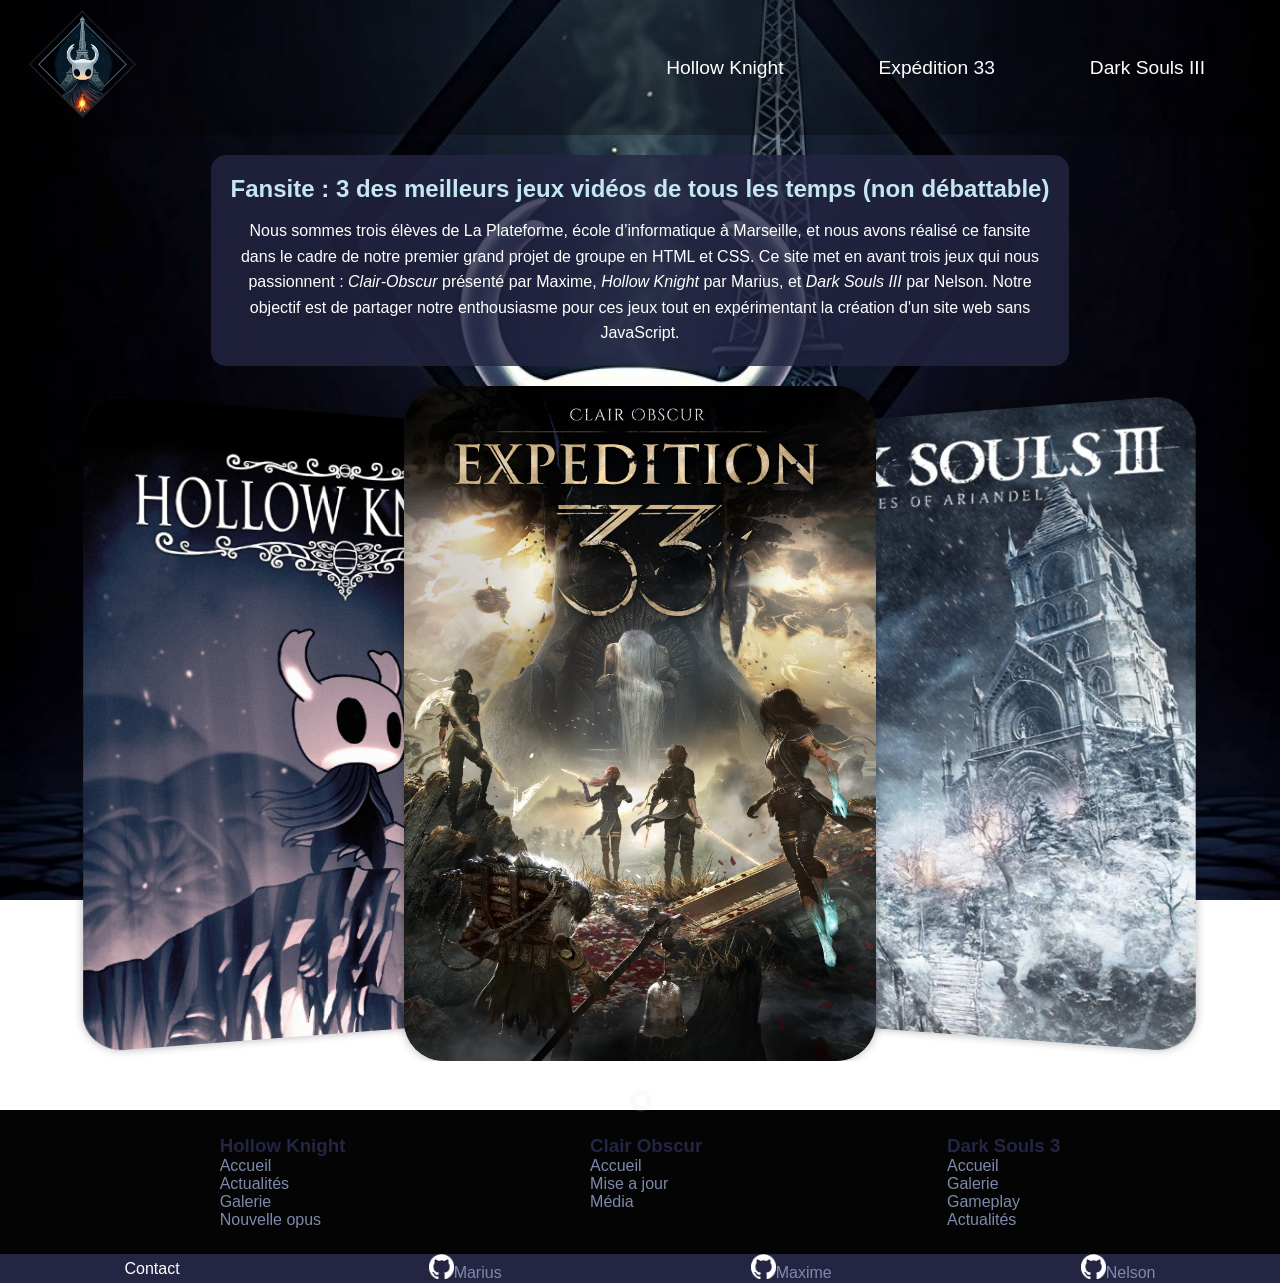
<file: index.html>
<html lang="en">
<head>
    <meta charset="UTF-8">
    <meta name="viewport" content="width=device-width, initial-scale=1.0">
    <link rel="stylesheet" href="styles.css">
    <title>Accueil</title>
</head>

<body>
  
    
  <div class="index_container">
<!-- BURGER + NAV BAR -->
<!-- label : objet d'une interface utilisateur -->
    <div class="nav">
      <label class="hamburger_menu">
        <!-- checkbox : permet de cliquer et d'avoir une réaction sans JS -->
        <input type="checkbox">
      </label>

      <div class="sidebar_container">
        <!-- aside : balise accessibilité pour un  
        élément sans rapport avec le contenu de la page -->
        <aside class="sidebar">
          <nav class="burger_links">
            <a href="index.html" class="burger_link_home">Accueil</a>
            <a href="fansite1/fansite1.html" class="burger_link_home">Hollow Knight</a>
            <a href="fansite1/actualites.html">Actualités</a>
            <a href="fansite1/galerie.html">Galerie</a>
            <a href="fansite1/new_opus.html">Silksong</a>
            <a href="fansite2/fansite2.html" class="burger_link_home">Expédition 33</a>
            <a href="fansite2/news.html">News</a>
            <a href="fansite2/media.html">Media</a>
            <a href="fansite3/fansite3.html" class="burger_link_home">Dark Souls III</a>
            <a href="fansite3/gallerie.html">Galerie</a>
            <a href="fansite3/gameplay.html">Gameplay</a>
            <a href="fansite3/actus.html">Actualités</a>
          </nav>
        </aside>
      </div>

      <nav class="desktop_nav_bar">
        <a href="index.html">
          <img class="nav_logo" src="fansite3/pictures/logo_final.png" alt="logo">
        </a>
        <div class="buttons_box">
          <div class="dropdown">
            <button class="dropdown_button">Hollow Knight</button>
            <div class="dropdown_content">
              <a href="fansite1/fansite1.html">Accueil</a>
              <a href="fansite1/actualites.html">Actualités</a>
              <a href="fansite1/galerie.html">Galerie</a>
              <a href="fansite1/new_opus.html">Silksong</a>
            </div>
          </div>
          <div class="dropdown">
            <button class="dropdown_button">Expédition 33</button>
            <div class="dropdown_content">
              <a href="fansite2/fansite2.html">Accueil</a>
              <a href="fansite2/news.html">News</a>
              <a href="fansite2/media.html">Media</a>
            </div>
          </div>
          <div class="dropdown">
            <button class="dropdown_button">Dark Souls III</button>
            <div class="dropdown_content">
              <a href="fansite3/fansite3.html">Accueil</a>
              <a href="fansite3/gallerie.html">Galerie</a>
              <a href="fansite3/gameplay.html">Gameplay</a>
              <a href="fansite3/actus.html">Actualités</a>
            </div>
          </div>
        </div>
      </nav>
    </div>
    <!-- BURGER + NAV BAR  FIN-->

    <section class="presentation">
      <h1>Fansite : 3 des meilleurs jeux vidéos de tous les temps (non débattable)</h1>
      <p>
      Nous sommes trois élèves de La Plateforme, école d’informatique à Marseille, 
      et nous avons réalisé ce fansite dans le cadre de notre premier grand projet de groupe en HTML et CSS.  
      Ce site met en avant trois jeux qui nous passionnent : <em>Clair-Obscur</em> 
      présenté par Maxime, <em>Hollow Knight</em> par Marius, et <em>Dark Souls III</em> par Nelson.  
      Notre objectif est de partager notre enthousiasme pour ces jeux tout en expérimentant la création 
      d'un site web sans JavaScript.
      </p>
    </section>
    <!-- Début carrousel -->
    <!-- élements radio à checker-->
    <div class="slider">
        <input type="radio" name="my_carrousel" id="t-1">
        <input type="radio" name="my_carrousel" id="t-2" checked>
        <input type="radio" name="my_carrousel" id="t-3">
    <!--- debut des slides --->
        <div class="carrousel">
            <label class="item" for="t-1">  
              <img src="images/hollow_knight_highres.png" alt="hollow knight image">
            </label>
            <label class="item" for="t-2"> 
              <img src="images/clair_obscur_highres.PNG" alt="clair obscur image">
            </label>
            <label class="item" for="t-3"> 
              <img src="./fansite1/images/index_pic_ds3.webp" alt="dark soul 3 image">
            </label>
        </div>        
        <!--- fin des slides --->
    
        <!--- debut des dots --->
        <div class="dots"> 
            <label for="t-1" class="dot" id="dot-1"></label>
            <label for="t-2" class="dot" id="dot-2"></label>
            <label for="t-3" class="dot" id="dot-3"></label>
        </div>
    </div>
    <!--footer-->
   <footer>
        <div  class="footer-nav">
          <div class="column">
            <h3>Hollow Knight</h3>
            <ul>
              <li><a href="./fansite1/fansite1.html">Accueil</a></li>
              <li><a href="./fansite1/actualites.html">Actualités</a></li>
              <li><a href="./fansite1/galerie.html">Galerie</a></li>
              <li><a href="./fansite1/new_opus.html">Nouvelle opus</a></li>
            </ul>
          </div>
          <div class="column">
              <h3>Clair Obscur</h3>
              <ul>
                <li><a href="fansite2/fansite2.html">Accueil</a> </li>
                <li><a href="fansite2/news.html">Mise a jour</a> </li>
                <li><a href="fansite2/media.html">Média</a></li>
              </ul>
          </div>
          <div class="column">
              <h3 >Dark Souls 3</h3>
              <ul>
                <li><a href="fansite3/fansite3.html">Accueil</a></li>
                <li><a href="fansite3/gallerie.html">Galerie</a></li>
                <li><a href="fansite3/gameplay.html">Gameplay</a></li>
                <li><a href="fansite3/actus.html">Actualités</a></li>
              </ul>
          </div>
        </div>
       <div class="footer-github">
        <a href="contact.html" id="contact">Contact</a>
        <a href="https://github.com/marius-gavini"><img class="pic-size" src="./images/github-mark-white.png">Marius</a>
        <a href="https://github.com/maxime-fourquie"><img class="pic-size" src="./images/github-mark-white.png">Maxime</a>
        <a href="https://github.com/nelson-grac-aubert"><img class="pic-size" src="./images/github-mark-white.png">Nelson</a>
       </div> 
    </footer>
</body>
</html>
</file>
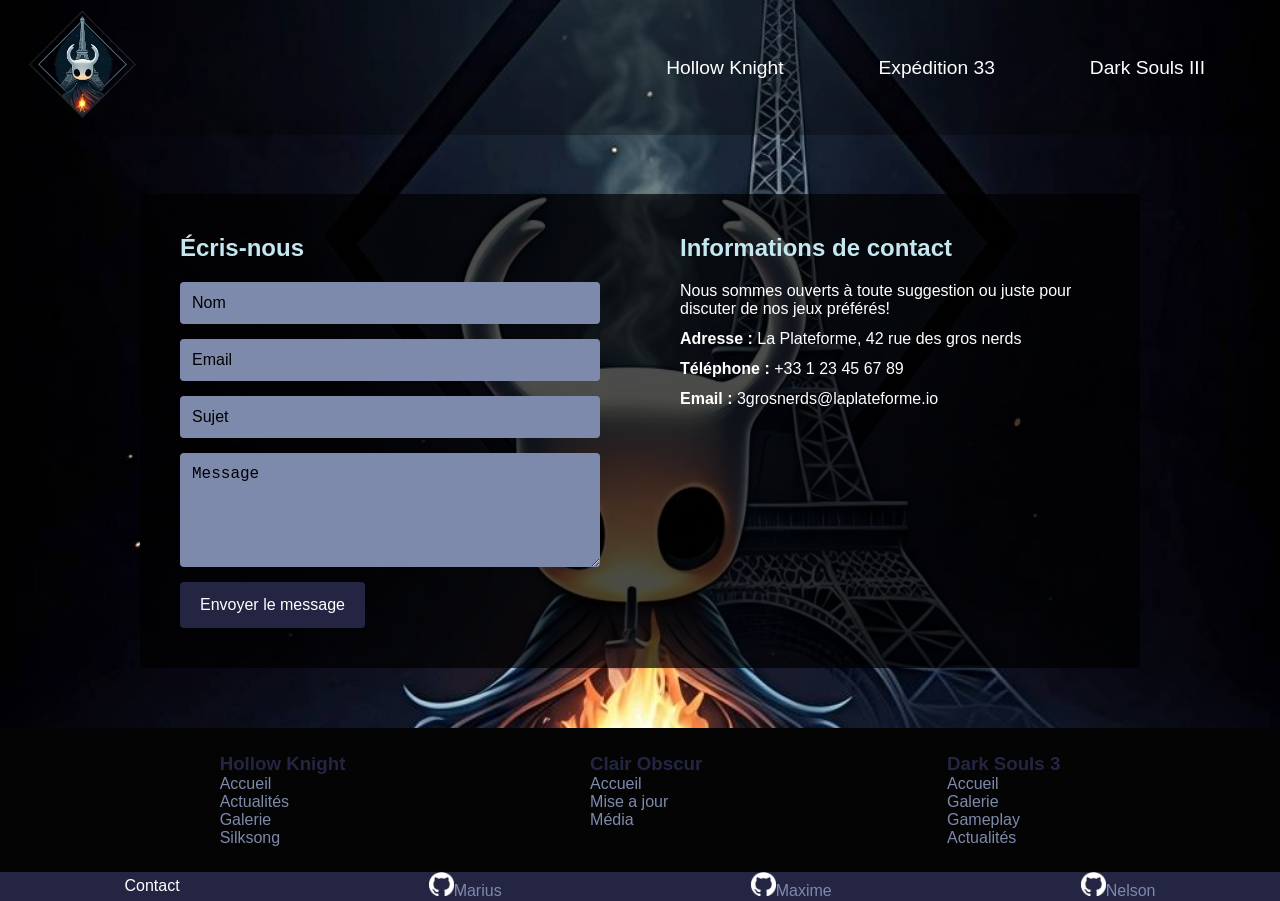
<file: contact.html>
<html lang="en">
<head>
    <meta charset="UTF-8">
    <meta name="viewport" content="width=device-width, initial-scale=1.0">
    <link rel="stylesheet" href="styles.css">
    <title>Accueil</title>
</head>

<body>

<div class="whole_contact_page">

  <div class="index_container">
<!-- BURGER + NAV BAR -->
<!-- label : objet d'une interface utilisateur -->
    <label class="hamburger_menu">
      <!-- checkbox : permet de cliquer et d'avoir une réaction sans JS -->
      <input type="checkbox">
    </label>

    <div class="sidebar_container">
      <!-- aside : balise accessibilité pour un  
      élément sans rapport avec le contenu de la page -->
      <aside class="sidebar">
        <nav class="burger_links">
          <a href="index.html" class="burger_link_home">Accueil</a>
          <a href="fansite1/fansite1.html" class="burger_link_home">Hollow Knight</a>
          <a href="fansite1/actualites.html">Actualités</a>
          <a href="fansite1/galerie.html">Galerie</a>
          <a href="fansite1/new_opus.html">Silksong</a>
          <a href="fansite2/fansite2.html" class="burger_link_home">Expédition 33</a>
          <a href="fansite2/news.html">News</a>
          <a href="fansite2/media.html">Media</a>
          <a href="fansite3/fansite3.html" class="burger_link_home">Dark Souls III</a>
          <a href="fansite3/gallerie.html">Galerie</a>
          <a href="fansite3/gameplay.html">Gameplay</a>
          <a href="fansite3/actus.html">Actualités</a>
        </nav>
      </aside>
    </div>

    <nav class="desktop_nav_bar">
      <a href="index.html">
        <img class="nav_logo" src="fansite3/pictures/logo_final.png" alt="logo">
      </a>
      <div class="buttons_box">
        <div class="dropdown">
          <button class="dropdown_button">Hollow Knight</button>
          <div class="dropdown_content">
            <a href="fansite1/fansite1.html">Accueil</a>
            <a href="fansite1/actualites.html">Actualités</a>
            <a href="fansite1/galerie.html">Galerie</a>
            <a href="fansite1/new_opus.html">Silksong</a>
          </div>
        </div>
        <div class="dropdown">
          <button class="dropdown_button">Expédition 33</button>
          <div class="dropdown_content">
            <a href="fansite2/fansite2.html">Accueil</a>
            <a href="fansite2/news.html">News</a>
            <a href="fansite2/media.html">Media</a>
          </div>
        </div>
        <div class="dropdown">
          <button class="dropdown_button">Dark Souls III</button>
          <div class="dropdown_content">
            <a href="fansite3/fansite3.html">Accueil</a>
            <a href="fansite3/gallerie.html">Galerie</a>
            <a href="fansite3/gameplay.html">Gameplay</a>
            <a href="fansite3/actus.html">Actualités</a>
          </div>
        </div>
      </div>
    </nav>
    <!-- BURGER + NAV BAR  FIN-->
 
  <div class="contact-container">
    <div class="form-section">
      <h2>Écris-nous</h2>
      <form>
        <input type="text" placeholder="Nom" required>
        <input type="email" placeholder="Email" required>
        <input type="text" placeholder="Sujet" required>
        <textarea placeholder="Message" rows="5" required></textarea>
        <button type="submit">Envoyer le message</button>
      </form>
    </div>
    <div class="info-section">
      <h2>Informations de contact</h2>
      <p>Nous sommes ouverts à toute suggestion ou juste pour discuter de nos jeux préférés! 
      </p>
      <p><strong>Adresse :</strong> La Plateforme, 42 rue des gros nerds</p>
      <p><strong>Téléphone :</strong> +33 1 23 45 67 89</p>
      <p><strong>Email :</strong> 3grosnerds@laplateforme.io</p>
    </div>
  </div>

        <!--footer-->
   <footer>
        <div  class="footer-nav">
            <div class="column">
              <h3>Hollow Knight</h3>
              <ul>
                <li><a href="fansite1/fansite1.html">Accueil</a></li>
                <li><a href="fansite1/actualites.html">Actualités</a></li>
                <li><a href="fansite1/galerie.html">Galerie</a></li>
                <li><a href="fansite1/new_opus.htm">Silksong</a></li>
              </ul>
          </div>
          <div class="column">
              <h3>Clair Obscur</h3>
              <ul>
                <li><a href="fansite2/fansite2.html">Accueil</a> </li>
                <li><a href="fansite2/news.html">Mise a jour</a> </li>
                <li><a href="fansite2/media.html">Média</a></li>
              </ul>
          </div>
          <div class="column">
              <h3 >Dark Souls 3</h3>
              <ul>
                <li><a href="fansite3/fansite3.html">Accueil</a></li>
                <li><a href="fansite3/gallerie.html">Galerie</a></li>
                <li><a href="fansite3/gameplay.html">Gameplay</a></li>
                <li><a href="fansite3/actus.html">Actualités</a></li>
              </ul>
          </div>
        </div>
       <div class="footer-github">
        <a href="contact.html" id="contact">Contact</a>
        <a href="https://github.com/marius-gavini"><img class="pic-size" src="./images/github-mark-white.png">Marius</a>
        <a href="https://github.com/maxime-fourquie"><img class="pic-size" src="./images/github-mark-white.png">Maxime</a>
        <a href="https://github.com/nelson-grac-aubert"><img class="pic-size" src="./images/github-mark-white.png">Nelson</a>
       </div> 
    </footer>
  </div>

</div>
</body>
</html>
</file>
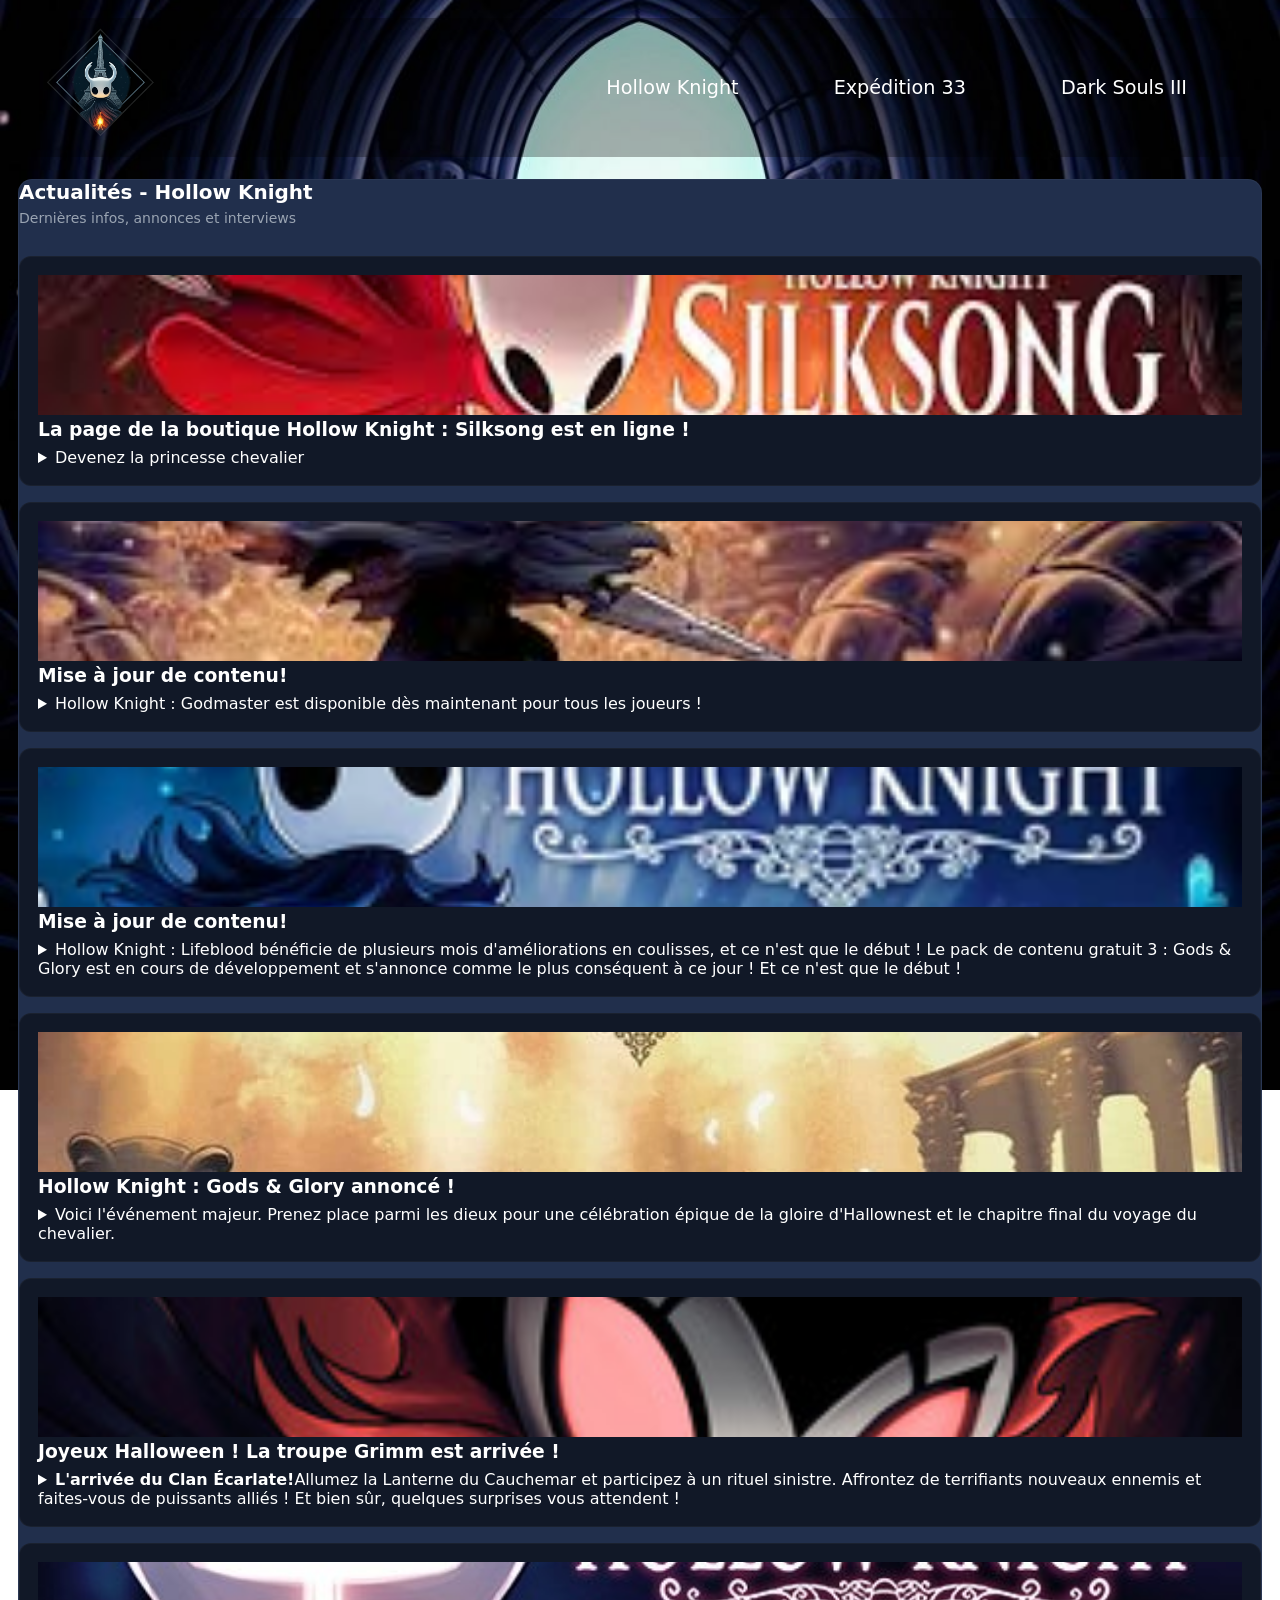
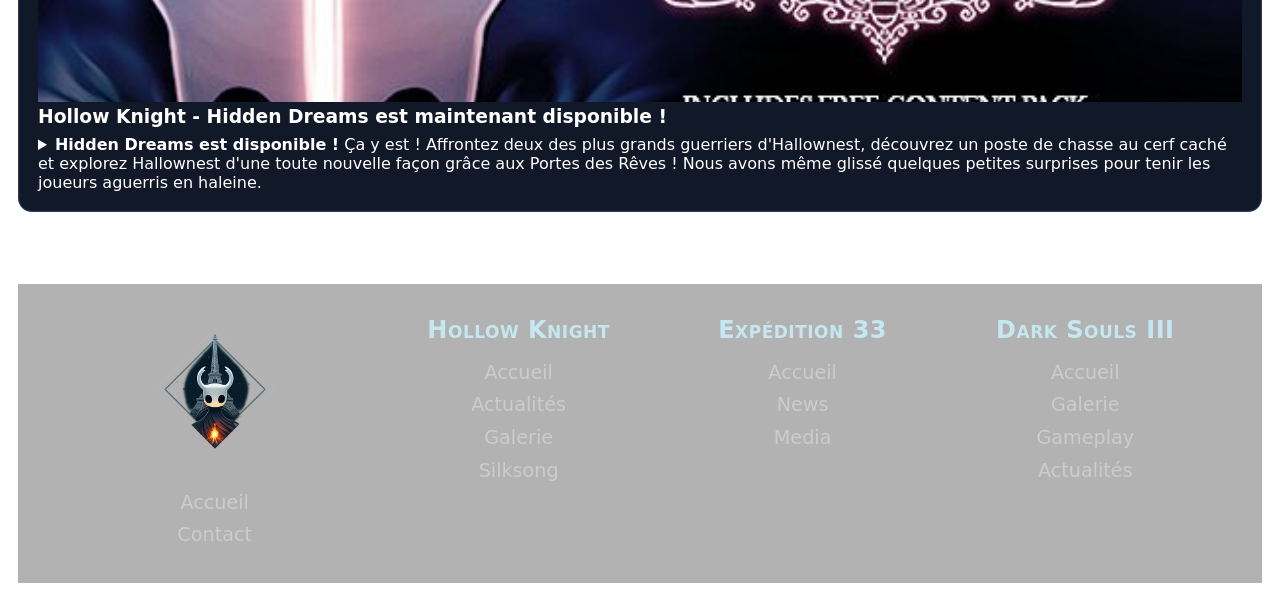
<file: fansite1/actualites.html>
<!DOCTYPE html>
<html lang="en">
<head>
    <meta charset="UTF-8">
    <meta name="viewport" content="width=device-width, initial-scale=1.0">
    <link rel="stylesheet" href="fansite1.css">
    <title>Document</title>
</head>
<body class="index_body">
   <div class="main">
        <div class="nav">
            <label class="hamburger_menu">
                <!-- checkbox : permet de cliquer et d'avoir une réaction sans JS -->
                <input type="checkbox">
            </label>

            <div class="sidebar_container">
                <!-- aside : balise accessibilité pour un  
                élément sans rapport avec le contenu de la page -->
                <aside class="sidebar">
                    <nav class="burger_links">
                        <a href="index.html" class="burger_link_home">Accueil</a>
                        <a href="./fansite1.html" class="burger_link_home">Hollow Knight</a>
                        <a href="./actualites.html">Actualités</a>
                        <a href="./galerie.html">Galerie</a>
                        <a href="./new_opus.html">Silksong</a>
                        <a href="../fansite2/fansite2.html" class="burger_link_home">Expédition 33</a>
                        <a href="../fansite2/news.html">News</a>
                        <a href="../fansite2/media.html">Media</a>
                        <a href="../fansite3/fansite3.html" class="burger_link_home">Dark Souls III</a>
                        <a href="../fansite3/gallerie.html">Galerie</a>
                        <a href="../fansite3/gameplay.html">Gameplay</a>
                        <a href="../fansite3/actus.html">Actualités</a>
                    </nav>
                </aside>
            </div>

            <nav class="desktop_nav_bar">
                <a href="../index.html">
                    <img class="nav_logo" src="../fansite3/pictures/logo_final.png" alt="logo">
                </a>
                <div class="buttons_box">
                    <div class="dropdown">
                        <button class="dropdown_button">Hollow Knight</button>
                        <div class="dropdown_content">
                            <a href="./fansite1.html">Accueil</a>
                            <a href="./actualites.html">Actualités</a>
                            <a href="./galerie.html">Galerie</a>
                            <a href="./new_opus.html">Silksong</a>
                        </div>
                    </div>
                    <div class="dropdown">
                        <button class="dropdown_button">Expédition 33</button>
                        <div class="dropdown_content">
                            <a href="../fansite2/fansite2.html">Accueil</a>
                            <a href="../fansite2/news.html">News</a>
                            <a href="../fansite2/media.html">Media</a>
                        </div>
                    </div>
                    <div class="dropdown">
                        <button class="dropdown_button">Dark Souls III</button>
                        <div class="dropdown_content">
                            <a href="../fansite3/fansite3.html">Accueil</a>
                            <a href="../fansite3/gallerie.html">Galerie</a>
                            <a href="../fansite3/gameplay.html">Gameplay</a>
                            <a href="../fansite3/actus.html">Actualités</a>
                        </div>
                    </div>
                </div>
            </nav>
        </div>

        <section class="game-card">
            <h1>Actualités - Hollow Knight</h1>
            <p class="meta">Dernières infos, annonces et interviews</p>

            <section class="news-list">
                <article class="news-card">
                    <img src="./images/silksong_article.jpeg" alt="">
                    <h3>La page de la boutique Hollow Knight : Silksong est en ligne !</h3>
                <p class="p-news">
                    <details>
                        <summary>Devenez la princesse chevalier</summary>
                        Incarnez Hornet, princesse protectrice d'Hallownest, et partez à l'aventure dans un royaume inédit,
                        hanté par la soie et les chants. Capturée et emmenée en terre inconnue, Hornet doit affronter des ennemis et
                        résoudre des mystères tout en entreprenant un périlleux pèlerinage jusqu'au sommet du royaume.
                        <a href="./new_opus.html">Hollow Knight : Silksong</a> est le deuxième jeu de Team Cherry (c'est nous !) et la véritable suite de Hollow Knight.
                        Et quel défi de garder le secret ! Cachée dans les coulisses, la gigantesque aventure de Hornet s'est développée (et ne cesse de s'agrandir !)
                        depuis plus d'un an, les premières pièces du puzzle ayant été assemblées juste après la sortie initiale de Hollow Knight sur PC le 24 février 2017.
                        Presque dès le départ, l'aventure de Hornet devait se dérouler dans un nouveau monde, mais en y travaillant, elle est rapidement devenue trop vaste et
                        trop originale pour rester un DLC, comme prévu initialement. Nous savons que cela rallonge un peu l'attente, mais nous pensons que le monde final et
                        inédit que vous découvrirez en vaut vraiment la peine.
                        <a href="./new_opus.html">Rendez-vous sur notre nouvelle page Steam</a> et ajoutez-la à votre liste de souhaits dès aujourd'hui !
                    </details>
                </p>
                </article>

                <article class="news-card">
                    <img src="./images/godmaster-hollow.jpeg" alt="">
                    <h3>Mise à jour de contenu!</h3>
                <p class="p-news">
                    <details>
                        <summary>Hollow Knight : Godmaster est disponible dès maintenant pour tous les joueurs !</summary>
                        Ça y est, les amis ! Le quatrième pack de contenu gratuit de Hollow Knight, Godmaster, est désormais disponible pour tous les joueurs sur PC, Mac et Linux.
                        Hollow Knight : Godmaster est le chapitre final de l'histoire du Chevalier et le plus gros pack de contenu à ce jour !
                        Rencontrez de nouveaux personnages, accomplissez de nouvelles quêtes, partez à la recherche de nouveaux secrets et, surtout, 
                        préparez-vous à une bataille épique pour prendre définitivement votre place parmi les dieux d'Hallownest !
                        Pour fêter sa sortie, Hollow Knight est en promotion ! Si vous (ou vos meilleurs amis) hésitiez encore à vous lancer dans HK, c'est le moment idéal !
                    </details>
                </p>
                </article>

                <article class="news-card">
                    <img src="./images/Lifeblood.webp" alt="">
                    <h3>Mise à jour de contenu!</h3>
                <p class="p-news">
                    <details>
                        <summary
                            >Hollow Knight : Lifeblood bénéficie de plusieurs mois d'améliorations en coulisses, et ce n'est que le début ! Le pack de contenu gratuit 3 :
                            Gods & Glory est en cours de développement et s'annonce comme le plus conséquent à ce jour ! Et ce n'est que le début !
                        </summary>
                        Caractéristiques :
                        <ul>
                        <li>Un tout nouveau boss accompagné d'une nouvelle musique composée par Chris Larkin !</li>
                        <li>Un boss a été considérablement amélioré. Un véritable défi vous attend !</li>
                        <li>Les marqueurs de carte personnalisés sont disponibles ! Avis aux cartographes !</li>
                        <li>Des bonus ont été ajoutés au menu « Extras » !</li>
                        <li>Nombreux ajustements et équilibrages du jeu.</li>
                        <li>Désormais jouable en japonais.</li>
                        <li>Corrections de bugs divers.</li>
                        <li>Effets sonores et voix supplémentaires.</li>
                        <li>Optimisations et améliorations des performances.</li>
                        </ul>
                    </details>
                </p>
                </article>

                <article class="news-card">
                    <img src="./images/gods_and_glory_article.webp" alt="">
                    <h3>Hollow Knight : Gods & Glory annoncé !</h3>
                <p class="p-news">
                    <details>
                        <summary>Voici l'événement majeur. Prenez place parmi les dieux pour une célébration épique de la gloire d'Hallownest et le chapitre final du voyage du chevalier.</summary>
                        Lets jump right into the details:
                        <ul>
                        <li>New Character and Quest - The Godseeker arrives (and your romance options expand). Track down this disturbing yet alluring being, break her chains and aid her in an ancient duty.</li>
                        <li>New Boss Fights - Hallownest's greatest warriors raise their blades. Prepare yourself for giant new boss fights against the ultimate foes. Each new battle intertwines with the Godseeker's quest. No specifics on how that'll happen, but it may not be as you expect!</li>
                        <li>New Game Mode - Hollow Knight receives a third game mode. This ones been long requested and is a classic for the genre. Complete the Gods & Glory story to unlock the new mode.</li>
                        <li>New Music - Christopher Larkin is going all out for Hollow Knight's final free pack, with new soaring boss tracks and giant remixes of some beloved classics.</li>
                        <li>Glorify Charms - Prove yourself and uncover a whole new depth to your charm collection.</li>
                        <li>Of course, other surprises will be hiding about the place, but we can't spoil all the fun!</li>
                        <li>Gods and Glory can be accessed at any point in your Hollow Knight journey. Prepare to ascend, Early 2018, free for all players!</li>
                        </ul>
                    </details>
                </p>
                </article>

                <article class="news-card">
                    <img src="./images/gods&nightmare_article.jpeg" alt="">
                    <h3>Joyeux Halloween ! La troupe Grimm est arrivée !</h3>
                <p class="p-news">
                    <details>
                        <summary><b>L'arrivée du Clan Écarlate!</b>Allumez la Lanterne du Cauchemar et participez à un rituel sinistre. Affrontez de terrifiants nouveaux ennemis et faites-vous de puissants alliés ! Et bien sûr, quelques surprises vous attendent !</summary>
                        Le contenu de la Troupe Grimm est disponible gratuitement pour tous les joueurs de Hollow Knight v1.2.1.1 (vérifiez le numéro de version dans le menu principal). Les joueurs Steam recevront la mise à jour automatiquement.
                        Les marqueurs de carte personnalisés seront disponibles ultérieurement pour permettre des tests et des améliorations. Ils seront inclus dans un prochain patch mineur !

                        <h3><b>Langues supplémentaires</b></h3>
                        Grâce à nos talentueux traducteurs, vous pouvez désormais jouer à Hollow Knight en russe et en portugais brésilien ! Ces deux langues resteront en version bêta pendant quelques semaines, au cas où de petits problèmes d'affichage surviendraient.

                        <h3><b>Note pour les utilisateurs Mac et Linux</b></h3>
                        En raison de nombreux ajouts et corrections de dernière minute (nous sommes vraiment à la bourre !), les versions Mac et Linux de la Troupe Grimm seront déployées dans les prochains jours.
                        La Troupe Grimm est le deuxième des trois packs de contenu gratuits pour Hollow Knight. Le troisième pack est un contenu unique et conséquent, alors restez à l'affût ! Nous vous le dévoilerons bientôt !

                    </details>
                </p>
                </article>

                <article class="news-card">
                    <img src="./images/hidden dream.jpg" alt="">
                    <h3>Hollow Knight - Hidden Dreams est maintenant disponible !</h3>
                <p class="p-news">
                    <details>
                        <summary>
                            <b>Hidden Dreams est disponible !</b>
                            Ça y est ! Affrontez deux des plus grands guerriers d'Hallownest, découvrez un poste de chasse au cerf caché et explorez Hallownest d'une toute nouvelle façon
                            grâce aux Portes des Rêves ! Nous avons même glissé quelques petites surprises pour tenir les joueurs aguerris en haleine.
                        </summary>
                        Le contenu de Rêves Cachés est inclus dans Hollow Knight v1.1.1.4 (vérifiez le numéro de version dans le menu principal). Les joueurs Steam recevront la mise à jour automatiquement.
                        <h3><b>Langue italienne ajoutée :</b></h3>
                        L'italien est désormais disponible dans la v1.1.1.4. Si vous préférez jouer en italien, c'est le moment !
                        <h3><b>Note importante pour les utilisateurs Mac :</b></h3>
                        En raison d'un bug de dernière minute spécifique à Mac, la mise à jour de Rêves Cachés sera légèrement retardée. Nous vous prions de nous excuser pour ce désagrément et la version Mac sera disponible très prochainement.
                        Rêves Cachés est le premier des trois packs de contenu gratuits pour Hollow Knight. Les suivants vous réservent bien d'autres surprises ! Restez à l'affût pour plus d'informations et de révélations prochainement !
                    </details>
                </p>
                </article>
            </section>

        </section>

         
  
        <footer class="footer_container">
            <div class = "footer_column">
                <img src="../fansite3/pictures/logo_final.png" alt="logo">
                <a href="../index.html">Accueil</a>
                <a href="../contact.html">Contact</a>
            </div>
    
            <div class = "footer_column">
                <h4 class="footer_title"> Hollow Knight</h4>
                <a href="./fansite1.html">Accueil</a>
                <a href="./actualites.html">Actualités</a>
                <a href="./galerie.html">Galerie</a>
                <a href="./new_opus.html">Silksong</a>
            </div>
    
            <div class = "footer_column">
                <h4 class="footer_title"> Expédition 33</h4>
                <a href="../fansite2/fansite2.html">Accueil</a>
                <a href="../fansite2/news.html">News</a>
                <a href="../fansite2/media.html">Media</a>
            </div>
    
            <div class = "footer_column">
                <h4 class="footer_title"> Dark Souls III</h4>
                <a href="../fansite3/fansite3.html">Accueil</a>
                <a href="../fansite3/gallerie.html">Galerie</a>
                <a href="../fansite3/gameplay.html">Gameplay</a>
                <a href="../fansite3/actus.html">Actualités</a>
            </div>
        </footer>
    </div>  
</body>
</html>
</file>
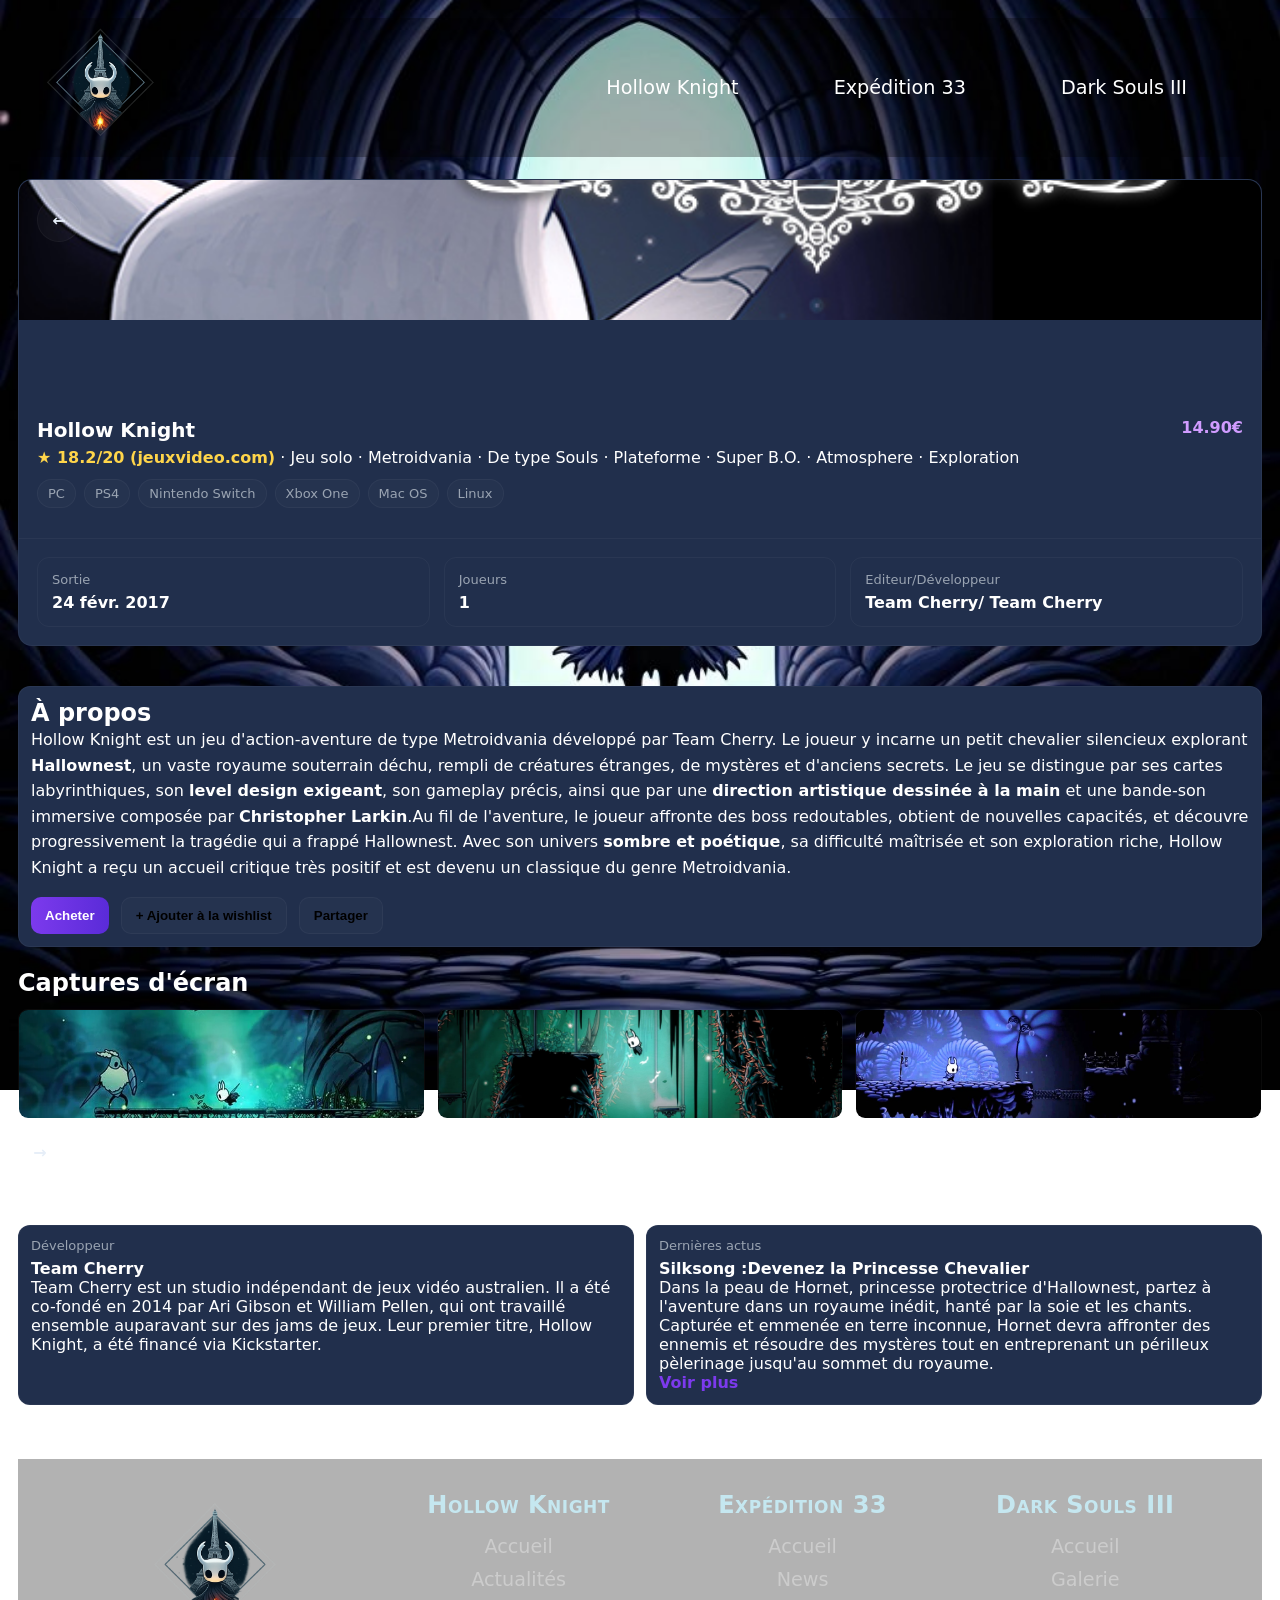
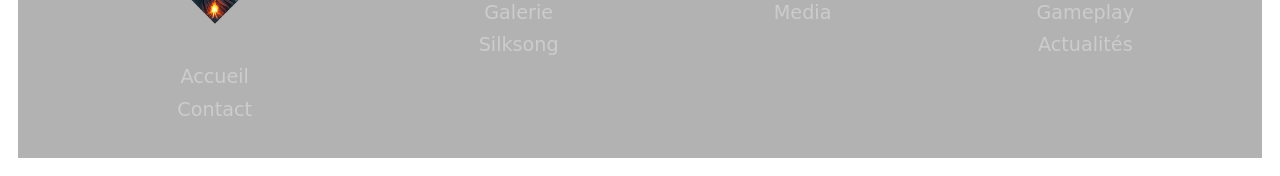
<file: fansite1/fansite1.html>
<!DOCTYPE html>
<html lang="en">
<head>
    <meta charset="UTF-8">
    <meta name="viewport" content="width=device-width, initial-scale=1.0">
    <link rel="stylesheet" href="./fansite1.css">
    <title>Document</title>
</head>
<body>
    <div class="main">
        <div class="nav">
            <label class="hamburger_menu">
                <!-- checkbox : permet de cliquer et d'avoir une réaction sans JS -->
                <input type="checkbox">
            </label>

            <div class="sidebar_container">
                <!-- aside : balise accessibilité pour un  
                élément sans rapport avec le contenu de la page -->
                <aside class="sidebar">
                    <nav class="burger_links">
                        <a href="index.html" class="burger_link_home">Accueil</a>
                        <a href="./fansite1.html" class="burger_link_home">Hollow Knight</a>
                        <a href="./actualites.html">Actualités</a>
                        <a href="./galerie.html">Galerie</a>
                        <a href="./new_opus.html">Silksong</a>
                        <a href="../fansite2/fansite2.html" class="burger_link_home">Expédition 33</a>
                        <a href="../fansite2/news.html">News</a>
                        <a href="../fansite2/media.html">Media</a>
                        <a href="../fansite3/fansite3.html" class="burger_link_home">Dark Souls III</a>
                        <a href="../fansite3/gallerie.html">Galerie</a>
                        <a href="../fansite3/gameplay.html">Gameplay</a>
                        <a href="../fansite3/actus.html">Actualités</a>
                    </nav>
                </aside>
            </div>

            <nav class="desktop_nav_bar">
                <a href="../index.html">
                    <img class="nav_logo" src="../fansite3/pictures/logo_final.png" alt="logo">
                </a>
                <div class="buttons_box">
                    <div class="dropdown">
                        <button class="dropdown_button">Hollow Knight</button>
                        <div class="dropdown_content">
                            <a href="./fansite1.html">Accueil</a>
                            <a href="./actualites.html">Actualités</a>
                            <a href="./galerie.html">Galerie</a>
                            <a href="./new_opus.html">Silksong</a>
                        </div>
                    </div>
                    <div class="dropdown">
                        <button class="dropdown_button">Expédition 33</button>
                        <div class="dropdown_content">
                            <a href="../fansite2/fansite2.html">Accueil</a>
                            <a href="../fansite2/news.html">News</a>
                            <a href="../fansite2/media.html">Media</a>
                        </div>
                    </div>
                    <div class="dropdown">
                        <button class="dropdown_button">Dark Souls III</button>
                        <div class="dropdown_content">
                            <a href="../fansite3/fansite3.html">Accueil</a>
                            <a href="../fansite3/gallerie.html">Galerie</a>
                            <a href="../fansite3/gameplay.html">Gameplay</a>
                            <a href="../fansite3/actus.html">Actualités</a>
                        </div>
                    </div>
                </div>
            </nav>
        </div>

        <section class="game-card" aria-label="game-title">
            <div class="game-card-top" role="img" aria-label="Bannière du jeu">
                <img src="./images/hollow_knight_banner.jpg" alt="Bannière du jeu" />
                <div class="card-overlay">
                <a href="../index.html" class="back-btn" title="Retour">
                    <b>←</b>
                </a>
                </div>
            </div>

            <div class="title-block">
                <div class="title-left">
                <h1 id="game-title">Hollow Knight</h1>
                <div aria-label="row meta">
                    <div class="rating" title="Note">
                        <span class="etoiles">★ 18.2/20 (jeuxvideo.com)</span>
                        <span class="game-tag">· Jeu solo</span>
                        <span class="game-tag">· Metroidvania</span>
                        <span class="game-tag">· De type Souls</span>
                        <span class="game-tag">· Plateforme</span>
                        <span class="game-tag">· Super B.O.</span>
                        <span class="game-tag">· Atmosphere</span>
                        <span class="game-tag">· Exploration</span>
                    </div>
                </div>
                <div class="tags">
                    <span class="tag">PC</span>
                    <span class="tag">PS4</span>
                    <span class="tag">Nintendo Switch</span>
                    <span class="tag">Xbox One</span>
                    <span class="tag">Mac OS</span>
                    <span class="tag">Linux</span>
                </div>
                </div>

                <div style="text-align:right;">
                <div class="price">14.90€</div>
                </div>
            </div>

            <div class="info-grid">
                <div class="info-card">
                    <div class="label">Sortie</div>
                    <div class="value">24 févr. 2017</div>
                </div>
                <div class="info-card">
                    <div class="label">Joueurs</div>
                    <div class="value">1</div>
                </div>
                <div class="info-card">
                    <div class="label">Editeur/Développeur</div>
                    <div class="value">Team Cherry/ Team Cherry</div>
                </div>
            </div>
        </section>
        <div class="more-card">
            <section class="about">
                <h2>À propos</h2>
                <p>
                Hollow Knight est un jeu d'action-aventure de type Metroidvania développé par Team Cherry. Le joueur y incarne un petit chevalier
                silencieux explorant <b>Hallownest</b>, un vaste royaume souterrain déchu, rempli de créatures étranges, de mystères et d'anciens secrets.
                Le jeu se distingue par ses cartes labyrinthiques, son <b>level design exigeant</b>, son gameplay précis, ainsi que par une <b>direction artistique dessinée à la main</b> et
                une bande-son immersive composée par <b>Christopher Larkin</b>.Au fil de l'aventure, le joueur affronte des boss redoutables, obtient de nouvelles capacités,
                et découvre progressivement la tragédie qui a frappé Hallownest. Avec son univers <b>sombre et poétique</b>, sa difficulté maîtrisée et son exploration riche,
                Hollow Knight a reçu un accueil critique très positif et est devenu un classique du genre Metroidvania.
                </p>
                <div class="actions">
                <button class="btn primary" id="buyBtn">Acheter</button>
                <button class="btn" id="wishlist">+ Ajouter à la wishlist</button>
                <button class="btn" id="share">Partager</button>
                </div>
            </section>
        </div>
        <section class="gallery">
            <h2>Captures d'écran</h2>
            <div class="screenshots shots">
                <img src="./images/lake_of_unn.webp" alt="Capture 2" />
                <img src="./images/hollowknight_platforming.jpg" alt="Capture 1" />
                <img src="./images/pano_1.jpg" alt="Capture 3" />
                <a href="./galerie.html" class="back-btn" title="suite">
                    <b>→</b>
                </a>
            </div>
        </section>

        <section class="more">
            <h2>Détails</h2>
            <div class="more-grid">
                <div class="more-card">
                    <div class="label muted">Développeur</div>
                    <div class="value">Team Cherry</div>
                    <p class="muted">
                        Team Cherry est un studio indépendant de jeux vidéo australien. Il a été co-fondé en 2014 par Ari Gibson et William Pellen, 
                        qui ont travaillé ensemble auparavant sur des jams de jeux. Leur premier titre, Hollow Knight, a été financé via Kickstarter.
                    </p>
                </div>
                <div class="more-card" class="cache">
                    <div class="label muted">Dernières actus</div>
                    <div class="value">Silksong :Devenez la Princesse Chevalier</div>
                    <p class="muted">
                        Dans la peau de Hornet, princesse protectrice d'Hallownest, partez à l'aventure dans un royaume inédit,
                        hanté par la soie et les chants. Capturée et emmenée en terre inconnue, Hornet devra affronter des ennemis et résoudre des mystères
                        tout en entreprenant un périlleux pèlerinage jusqu'au sommet du royaume.
                    </p>
                    <a href="./actualites.html">Voir plus</a>
                </div>
            </div>
        </section>
        <footer class="footer_container">
            <div class = "footer_column">
                <img src="../fansite3/pictures/logo_final.png" alt="logo">
                <a href="../index.html">Accueil</a>
                <a href="../contact.html">Contact</a>
            </div>
    
            <div class = "footer_column">
                <h4 class="footer_title"> Hollow Knight</h4>
                <a href="./fansite1.html">Accueil</a>
                <a href="./actualites.html">Actualités</a>
                <a href="./galerie.html">Galerie</a>
                <a href="./new_opus.html">Silksong</a>
            </div>
    
            <div class = "footer_column">
                <h4 class="footer_title"> Expédition 33</h4>
                <a href="../fansite2/fansite2.html">Accueil</a>
                <a href="../fansite2/news.html">News</a>
                <a href="../fansite2/media.html">Media</a>
            </div>
    
            <div class = "footer_column">
                <h4 class="footer_title"> Dark Souls III</h4>
                <a href="../fansite3/fansite3.html">Accueil</a>
                <a href="../fansite3/gallerie.html">Galerie</a>
                <a href="../fansite3/gameplay.html">Gameplay</a>
                <a href="../fansite3/actus.html">Actualités</a>
            </div>
        </footer>
    </div>
</body>
</html>
</file>
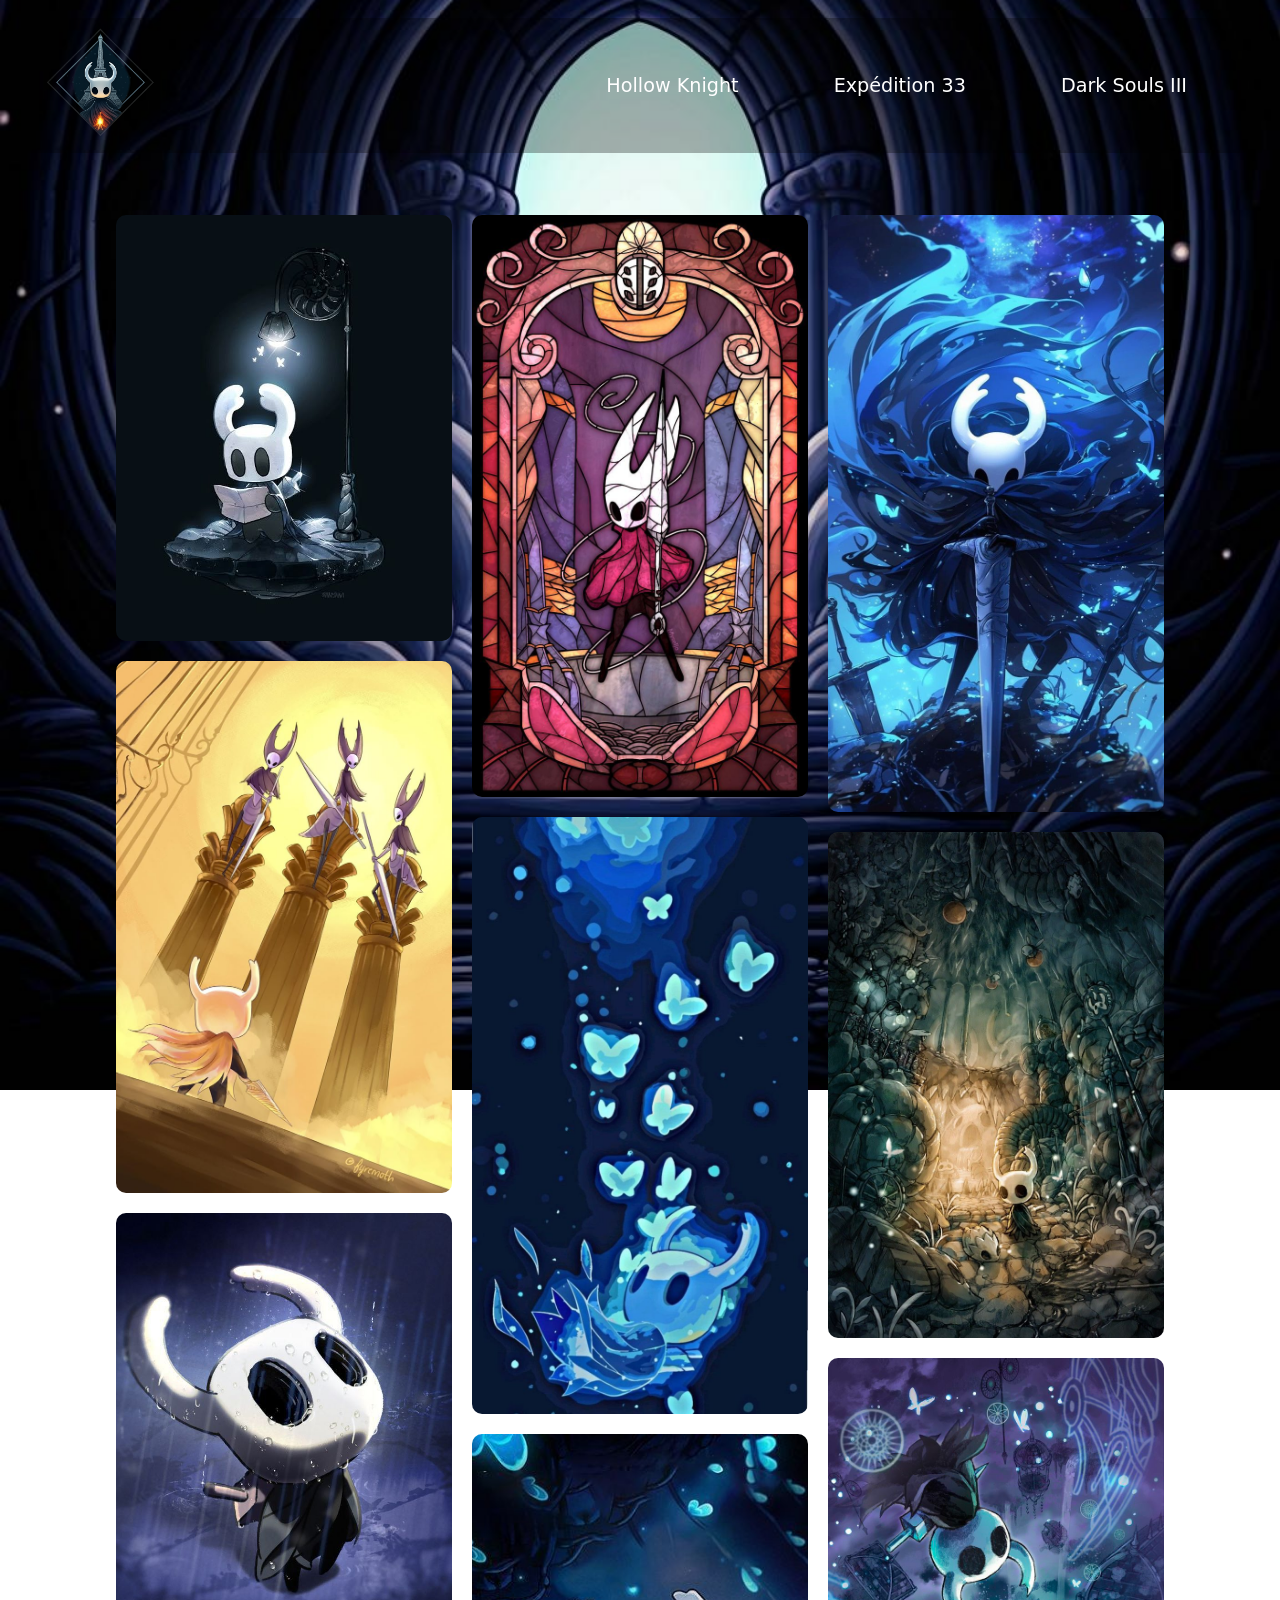
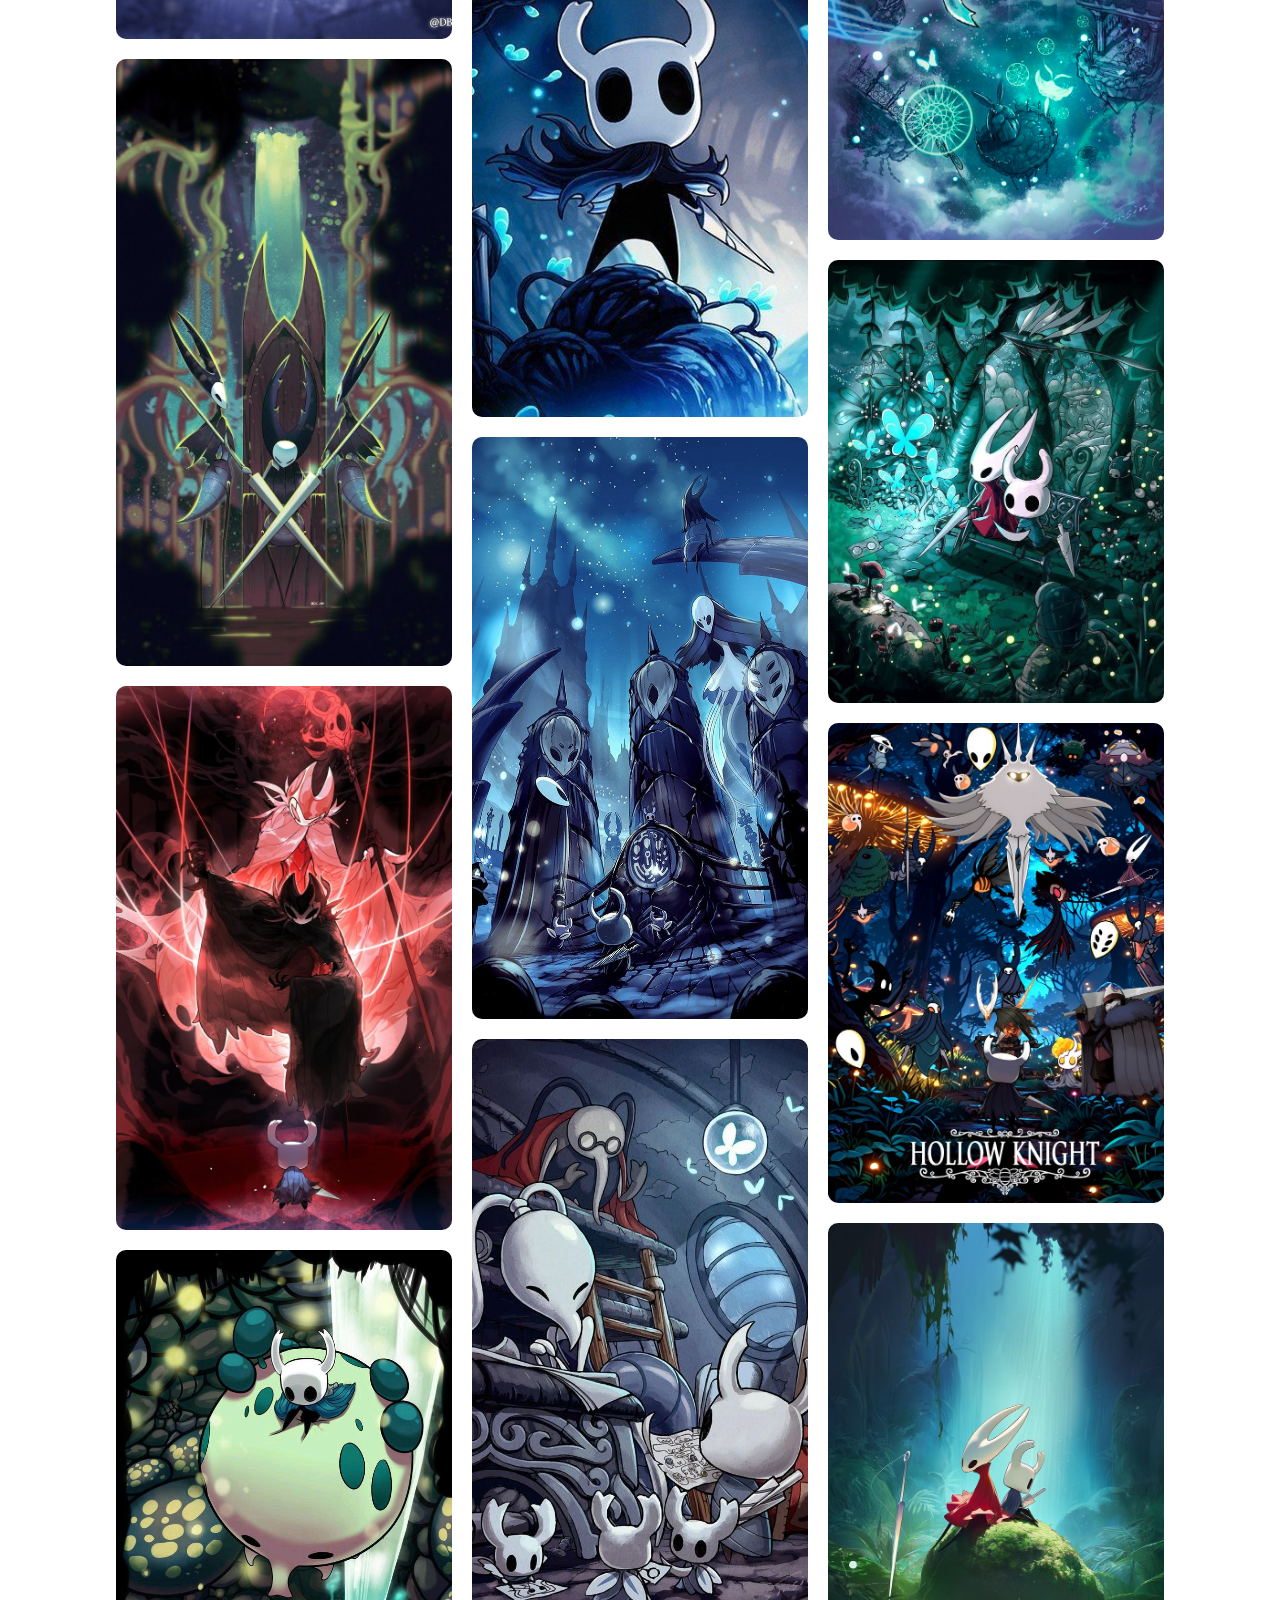
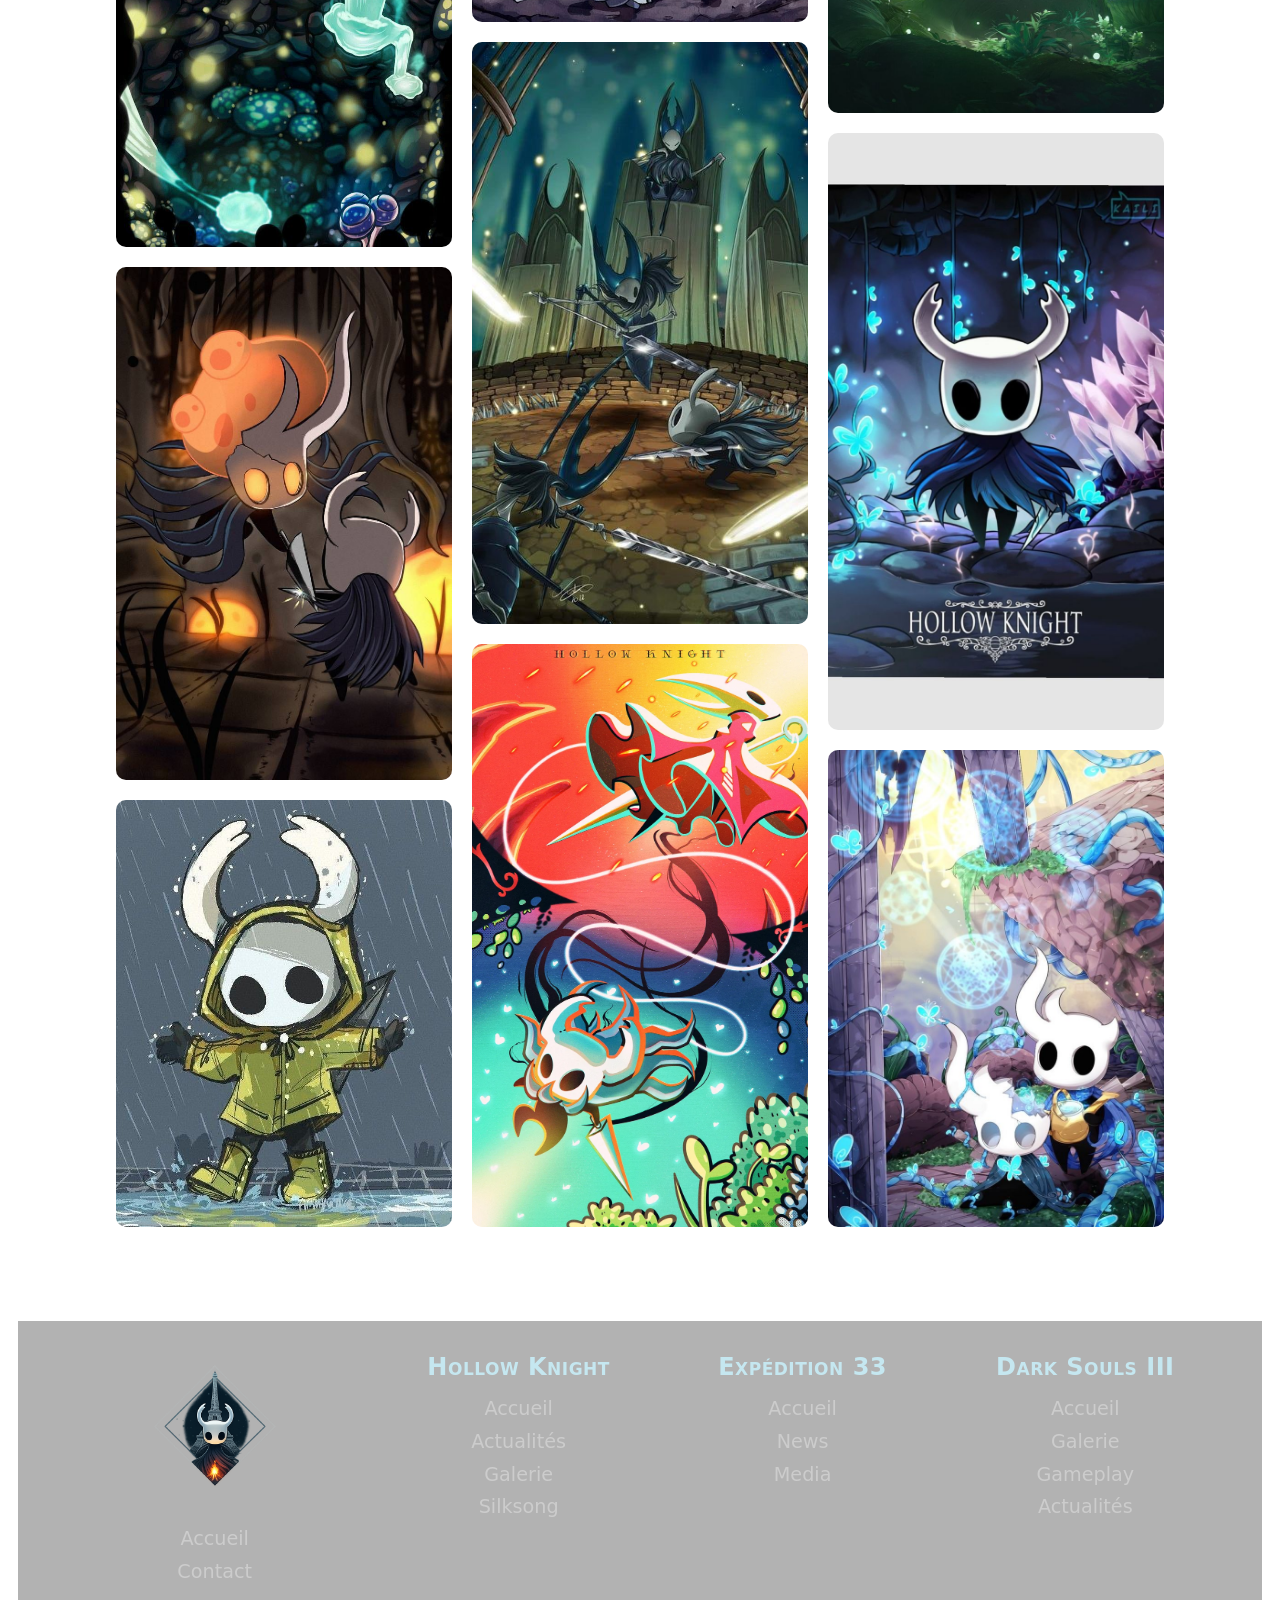
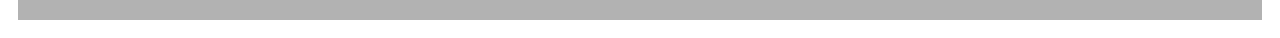
<file: fansite1/galerie.html>
<html lang="en">
<head>
    <meta charset="UTF-8">
    <link rel="stylesheet" href="fansite1.css">
    <meta name="viewport" content="width=device-width, initial-scale=1.0">
    <title>Document</title>
</head>
<body>
    <div class="main">
        <div class="nav">
            <label class="hamburger_menu">
                <!-- checkbox : permet de cliquer et d'avoir une réaction sans JS -->
                <input type="checkbox">
            </label>
            <div class="sidebar_container">
                <!-- aside : balise accessibilité pour un  
                élément sans rapport avec le contenu de la page -->
                <aside class="sidebar">
                    <nav class="burger_links">
                        <a href="index.html" class="burger_link_home">Accueil</a>
                        <a href="./fansite1.html" class="burger_link_home">Hollow Knight</a>
                        <a href="./actualites.html">Actualités</a>
                        <a href="./galerie.html">Galerie</a>
                        <a href="./new_opus.html">Silksong</a>
                        <a href="../fansite2/fansite2.html" class="burger_link_home">Expédition 33</a>
                        <a href="../fansite2/news.html">News</a>
                        <a href="../fansite2/media.html">Media</a>
                        <a href="../fansite3/fansite3.html" class="burger_link_home">Dark Souls III</a>
                        <a href="../fansite3/gallerie.html">Galerie</a>
                        <a href="../fansite3/gameplay.html">Gameplay</a>
                        <a href="../fansite3/actus.html">Actualités</a>
                    </nav>
                </aside>
            </div>

            <nav class="desktop_nav_bar">
                <a href="../index.html">
                    <img class="nav_logo" src="../fansite3/pictures/logo_final.png" alt="logo">
                </a>
                <div class="buttons_box">
                    <div class="dropdown">
                        <button class="dropdown_button">Hollow Knight</button>
                        <div class="dropdown_content">
                            <a href="./fansite1.html">Accueil</a>
                            <a href="./actualites.html">Actualités</a>
                            <a href="./galerie.html">Galerie</a>
                            <a href="./new_opus.html">Silksong</a>
                        </div>
                    </div>
                    <div class="dropdown">
                        <button class="dropdown_button">Expédition 33</button>
                        <div class="dropdown_content">
                            <a href="fansite2/fansite2.html">Accueil</a>
                            <a href="fansite2/news.html">News</a>
                            <a href="fansite2/media.html">Media</a>
                        </div>
                    </div>
                    <div class="dropdown">
                        <button class="dropdown_button">Dark Souls III</button>
                        <div class="dropdown_content">
                            <a href="fansite3/fansite3.html">Accueil</a>
                            <a href="fansite3/gallerie.html">Galerie</a>
                            <a href="fansite3/gameplay.html">Gameplay</a>
                            <a href="fansite3/actus.html">Actualités</a>
                        </div>
                    </div>
                </div>
            </nav>
        </div>
        <main class="photo_gallery">  
        <section class="gallery_column">
            <img src="./images/téléchargé (1).jpeg" alt="">
            <img src="./images/u_ bajinglez on reddit.jpeg" alt="">
            <img src="./images/téléchargé.jpeg" alt="">
            <img src="./images/téléchargé (9).jpeg" alt="">
            <img src="./images/téléchargé (8).jpeg" alt="">
            <img src="./images/téléchargé (7).jpeg" alt="">
            <img src="./images/téléchargé (6).jpeg" alt="">
            <img src="./images/téléchargé (5).jpeg" alt="">
        </section>

        <section class="gallery_column">
            <img src="./images/téléchargé (4).jpeg" alt="">
            <img src="./images/téléchargé (3).jpeg" alt="">
            <img src="./images/téléchargé (2).jpeg" alt="">
            <img src="./images/téléchargé (12).jpeg" alt="">
            <img src="./images/téléchargé (11).jpeg" alt="">
            <img src="./images/téléchargé (10).jpeg" alt="">
            <img src="./images/silksong_fanart.webp" alt="">
        </section>

        <section class="gallery_column">
            <img src="./images/téléchargé13.jpeg" alt="">
            <img src="./images/téléchargé 14.jpeg" alt="">
            <img src="./images/téléchargé 15.jpeg" alt="">
            <img src="./images/téléchargé 16.jpeg" alt="">
            <img src="./images/Hollow Knight17.jpeg" alt="">
            <img src="./images/Art by_ Drowsy_sheep on Twitter18.jpeg" alt="">
            <img src="./images/téléchargé19.jpeg" alt="">
            <img src="./images/téléchargé 20.jpeg" alt="">
        </section>

        </main>
        <footer class="footer_container">
            <div class = "footer_column">
                <img src="../fansite3/pictures/logo_final.png" alt="logo">
                <a href="../index.html">Accueil</a>
                <a href="../contact.html">Contact</a>
            </div>
    
            <div class = "footer_column">
                <h4 class="footer_title"> Hollow Knight</h4>
                <a href="./fansite1.html">Accueil</a>
                <a href="./actualites.html">Actualités</a>
                <a href="./galerie.html">Galerie</a>
                <a href="./new_opus.html">Silksong</a>
            </div>
    
            <div class = "footer_column">
                <h4 class="footer_title"> Expédition 33</h4>
                <a href="../fansite2/fansite2.html">Accueil</a>
                <a href="../fansite2/news.html">News</a>
                <a href="../fansite2/media.html">Media</a>
            </div>
    
            <div class = "footer_column">
                <h4 class="footer_title"> Dark Souls III</h4>
                <a href="../fansite3/fansite3.html">Accueil</a>
                <a href="../fansite3/gallerie.html">Galerie</a>
                <a href="../fansite3/gameplay.html">Gameplay</a>
                <a href="../fansite3/actus.html">Actualités</a>
            </div>
        </footer>
        <!--<h1>Galerie - Hollow Knight</h1>
        <p class="meta">Captures et artworks du jeu</p>
        <div class="photo_gallery">    
            <section class="gallery_column">
               
            </section>

            <section class="gallery_column">
                
            </section>

            <section class="gallery_column">
                <img src="" alt="">
                <img src="" alt="">
                <img src="" alt="">
                <img src="" alt="">
                <img src="" alt="">
                <img src="" alt="">
                <img src="" alt="">
                <img src="" alt="">
            </section>
        </div>
    </div>
</body>
</html>
</file>
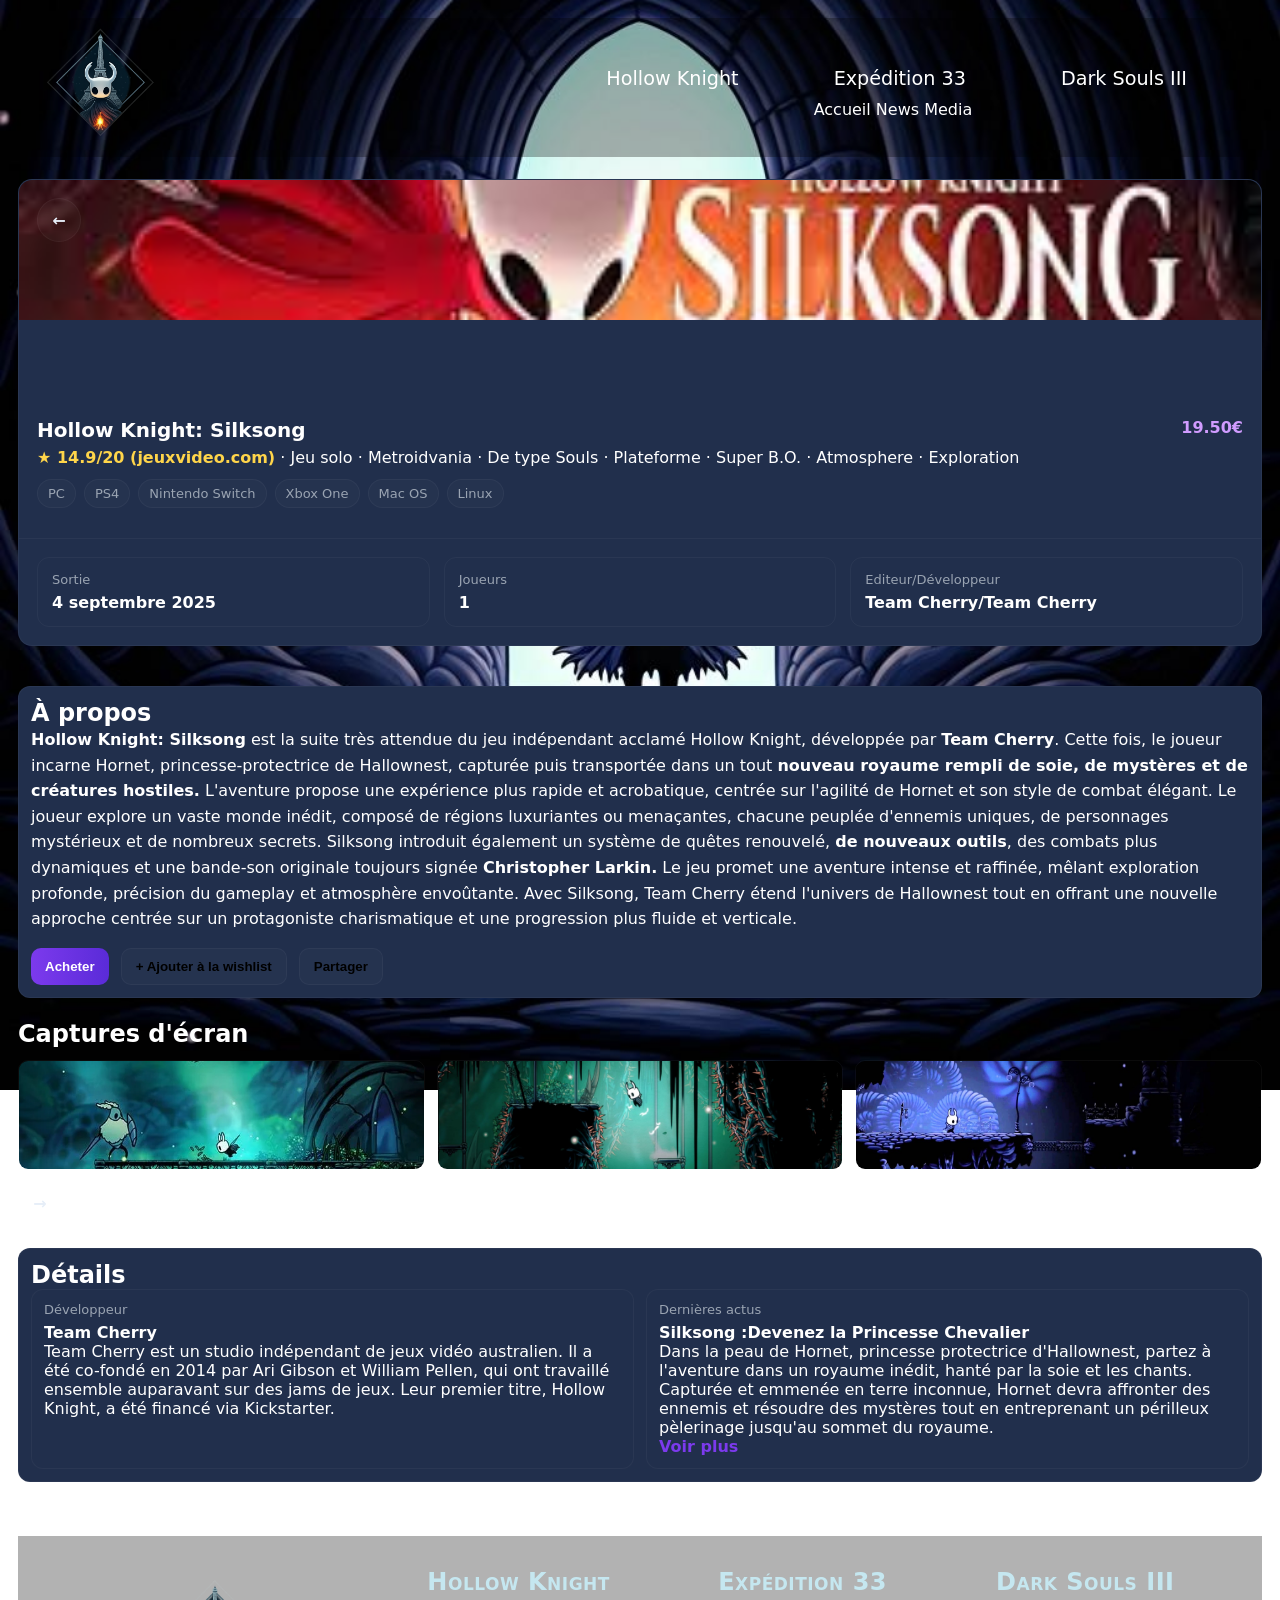
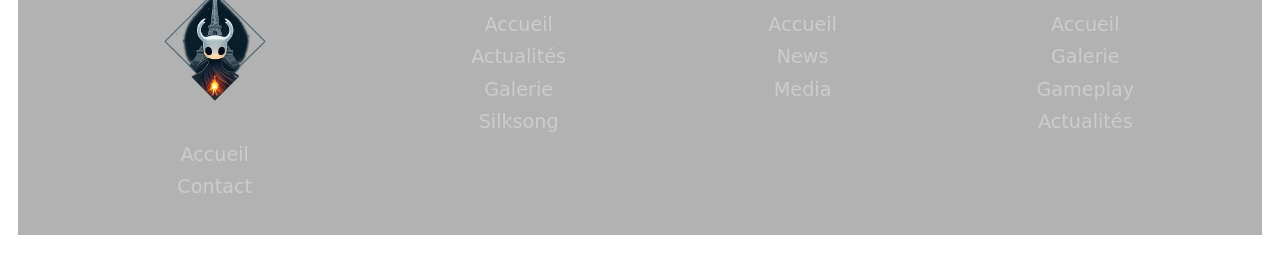
<file: fansite1/new_opus.html>
<!DOCTYPE html>
<html lang="en">
<head>
    <meta charset="UTF-8">
    <link rel="stylesheet" href="fansite1.css">
    <meta name="viewport" content="width=device-width, initial-scale=1.0">
    <title>Nouvel opus</title>
</head>
<body>
    <div class="main">
        <div class="nav">
            <label class="hamburger_menu">
                <!-- checkbox : permet de cliquer et d'avoir une réaction sans JS -->
                <input type="checkbox">
            </label>

            <div class="sidebar_container">
                <!-- aside : balise accessibilité pour un  
                élément sans rapport avec le contenu de la page -->
                <aside class="sidebar">
                    <nav class="burger_links">
                        <a href="index.html" class="burger_link_home">Accueil</a>
                        <a href="./fansite1.html" class="burger_link_home">Hollow Knight</a>
                        <a href="./actualites.html">Actualités</a>
                        <a href="./galerie.html">Galerie</a>
                        <a href="./new_opus.html">Silksong</a>
                        <a href="../fansite2/fansite2.html" class="burger_link_home">Expédition 33</a>
                        <a href="../fansite2/news.html">News</a>
                        <a href="../fansite2/media.html">Media</a>
                        <a href="../fansite3/fansite3.html" class="burger_link_home">Dark Souls III</a>
                        <a href="../fansite3/gallerie.html">Galerie</a>
                        <a href="../fansite3/gameplay.html">Gameplay</a>
                        <a href="../fansite3/actus.html">Actualités</a>
                    </nav>
                </aside>
            </div>

            <nav class="desktop_nav_bar">
                <a href="../index.html">
                    <img class="nav_logo" src="../fansite3/pictures/logo_final.png" alt="logo">
                </a>
                <div class="buttons_box">
                    <div class="dropdown">
                        <button class="dropdown_button">Hollow Knight</button>
                        <div class="dropdown_content">
                            <a href="./fansite1.html">Accueil</a>
                            <a href="./actualites.html">Actualités</a>
                            <a href="./galerie.html">Galerie</a>
                            <a href="./new_opus.html">Silksong</a>
                        </div>
                    </div>
                    <div class="dropdown">
                        <button class="dropdown_button">Expédition 33</button>
                        <div class="d../ropdown_content">
                            <a href="../fansite2/fansite2.html">Accueil</a>
                            <a href="../fansite2/news.html">News</a>
                            <a href="../fansite2/media.html">Media</a>
                        </div>
                    </div>
                    <div class="dropdown">
                        <button class="dropdown_button">Dark Souls III</button>
                        <div class="dropdown_content">
                            <a href="../fansite3/fansite3.html">Accueil</a>
                            <a href="../fansite3/gallerie.html">Galerie</a>
                            <a href="../fansite3/gameplay.html">Gameplay</a>
                            <a href="../fansite3/actus.html">Actualités</a>
                        </div>
                    </div>
                </div>
            </nav>
        </div>

        <section class="game-card" aria-label="game-title">
            <div class="game-card-top" role="img" aria-label="Bannière du jeu">
                <img src="./images/silksong_article.jpeg" alt="Bannière du jeu" />
                <div class="card-overlay">
                <a href="../index.html" class="back-btn" title="Retour">
                    <b>←</b>
                </a>
                </div>
            </div>

            <div class="title-block">
                <div class="title-left">
                <h1 id="game-title">Hollow Knight: Silksong</h1>
                <div aria-label="row meta">
                    <div class="rating" title="Note">
                        <span class="etoiles">★ 14.9/20 (jeuxvideo.com)</span>
                        <span class="game-tag">· Jeu solo</span>
                        <span class="game-tag">· Metroidvania</span>
                        <span class="game-tag">· De type Souls</span>
                        <span class="game-tag">· Plateforme</span>
                        <span class="game-tag">· Super B.O.</span>
                        <span class="game-tag">· Atmosphere</span>
                        <span class="game-tag">· Exploration</span>
                    </div>
                </div>
                <div class="tags">
                    <span class="tag">PC</span>
                    <span class="tag">PS4</span>
                    <span class="tag">Nintendo Switch</span>
                    <span class="tag">Xbox One</span>
                    <span class="tag">Mac OS</span>
                    <span class="tag">Linux</span>
                </div>
                </div>

                <div style="text-align:right;">
                <div class="price">19.50€</div>
                </div>
            </div>

            <div class="info-grid">
                <div class="info-card">
                    <div class="label">Sortie</div>
                    <div class="value">4 septembre 2025</div>
                </div>
                <div class="info-card">
                    <div class="label">Joueurs</div>
                    <div class="value">1</div>
                </div>
                <div class="info-card">
                    <div class="label">Editeur/Développeur</div>
                    <div class="value">Team Cherry/Team Cherry</div>
                </div>
            </div>
        </section>
        <div class="more-card">
            <section class="about">
                <h2>À propos</h2>
                <p>
                <b>Hollow Knight: Silksong</b> est la suite très attendue du jeu indépendant acclamé Hollow Knight, développée par <b>Team Cherry</b>. Cette fois, le joueur incarne Hornet, 
                princesse-protectrice de Hallownest, capturée puis transportée dans un tout <b>nouveau royaume rempli de soie, de mystères et de créatures hostiles.</b>            
                L'aventure propose une expérience plus rapide et acrobatique, centrée sur l'agilité de Hornet et son style de combat élégant. 
                Le joueur explore un vaste monde inédit, composé de régions luxuriantes ou menaçantes, chacune peuplée d'ennemis uniques, de personnages mystérieux et de nombreux secrets.
                Silksong introduit également un système de quêtes renouvelé, <b>de nouveaux outils</b>, des combats plus dynamiques et une bande-son originale toujours signée <b>Christopher Larkin.</b>
                Le jeu promet une aventure intense et raffinée, mêlant exploration profonde, précision du gameplay et atmosphère envoûtante.
                Avec Silksong, Team Cherry étend l'univers de Hallownest tout en offrant une nouvelle approche centrée sur un protagoniste charismatique et une progression plus fluide et verticale.
                </p>
                <div class="actions">
                <button class="btn primary" id="buyBtn">Acheter</button>
                <button class="btn" id="wishlist">+ Ajouter à la wishlist</button>
                <button class="btn" id="share">Partager</button>
                </div>
            </section>
        </div>
        <section class="gallery">
            <h2>Captures d'écran</h2>
            <div class="screenshots shots">
                <img src="./images/lake_of_unn.webp" alt="Capture 2" />
                <img src="./images/hollowknight_platforming.jpg" alt="Capture 1" />
                <img src="./images/pano_1.jpg" alt="Capture 3" />
                <a href="./galerie.html" class="back-btn" title="suite">
                    <b>→</b>
                </a>
            </div>
        </section>
        <div class="more-card">
            <section class="more">
                <h2>Détails</h2>
                <div class="more-grid">
                    <div class="more-card">
                        <div class="label muted">Développeur</div>
                        <div class="value">Team Cherry</div>
                        <p class="muted">
                            Team Cherry est un studio indépendant de jeux vidéo australien. Il a été co-fondé en 2014 par Ari Gibson et William Pellen, 
                            qui ont travaillé ensemble auparavant sur des jams de jeux. Leur premier titre, Hollow Knight, a été financé via Kickstarter.
                        </p>
                    </div>
                    <div class="more-card" class="cache">
                        <div class="label muted">Dernières actus</div>
                        <div class="value">Silksong :Devenez la Princesse Chevalier</div>
                        <p class="muted">
                            Dans la peau de Hornet, princesse protectrice d'Hallownest, partez à l'aventure dans un royaume inédit,
                            hanté par la soie et les chants. Capturée et emmenée en terre inconnue, Hornet devra affronter des ennemis et résoudre des mystères
                            tout en entreprenant un périlleux pèlerinage jusqu'au sommet du royaume.
                        </p>
                        <a href="./actualites.html">Voir plus</a>
                    </div>
                </div>
            </section>
        </div>
        <footer class="footer_container">
            <div class = "footer_column">
                <img src="../fansite3/pictures/logo_final.png" alt="logo">
                <a href="../index.html">Accueil</a>
                <a href="../contact.html">Contact</a>
            </div>
    
            <div class = "footer_column">
                <h4 class="footer_title"> Hollow Knight</h4>
                <a href="./fansite1.html">Accueil</a>
                <a href="./actualites.html">Actualités</a>
                <a href="./galerie.html">Galerie</a>
                <a href="./new_opus.html">Silksong</a>
            </div>
    
            <div class = "footer_column">
                <h4 class="footer_title"> Expédition 33</h4>
                <a href="../fansite2/fansite2.html">Accueil</a>
                <a href="../fansite2/news.html">News</a>
                <a href="../fansite2/media.html">Media</a>
            </div>
    
            <div class = "footer_column">
                <h4 class="footer_title"> Dark Souls III</h4>
                <a href="../fansite3/fansite3.html">Accueil</a>
                <a href="../fansite3/gallerie.html">Galerie</a>
                <a href="../fansite3/gameplay.html">Gameplay</a>
                <a href="../fansite3/actus.html">Actualités</a>
            </div>
        </footer>
    </div>
</body>
</html>
</file>
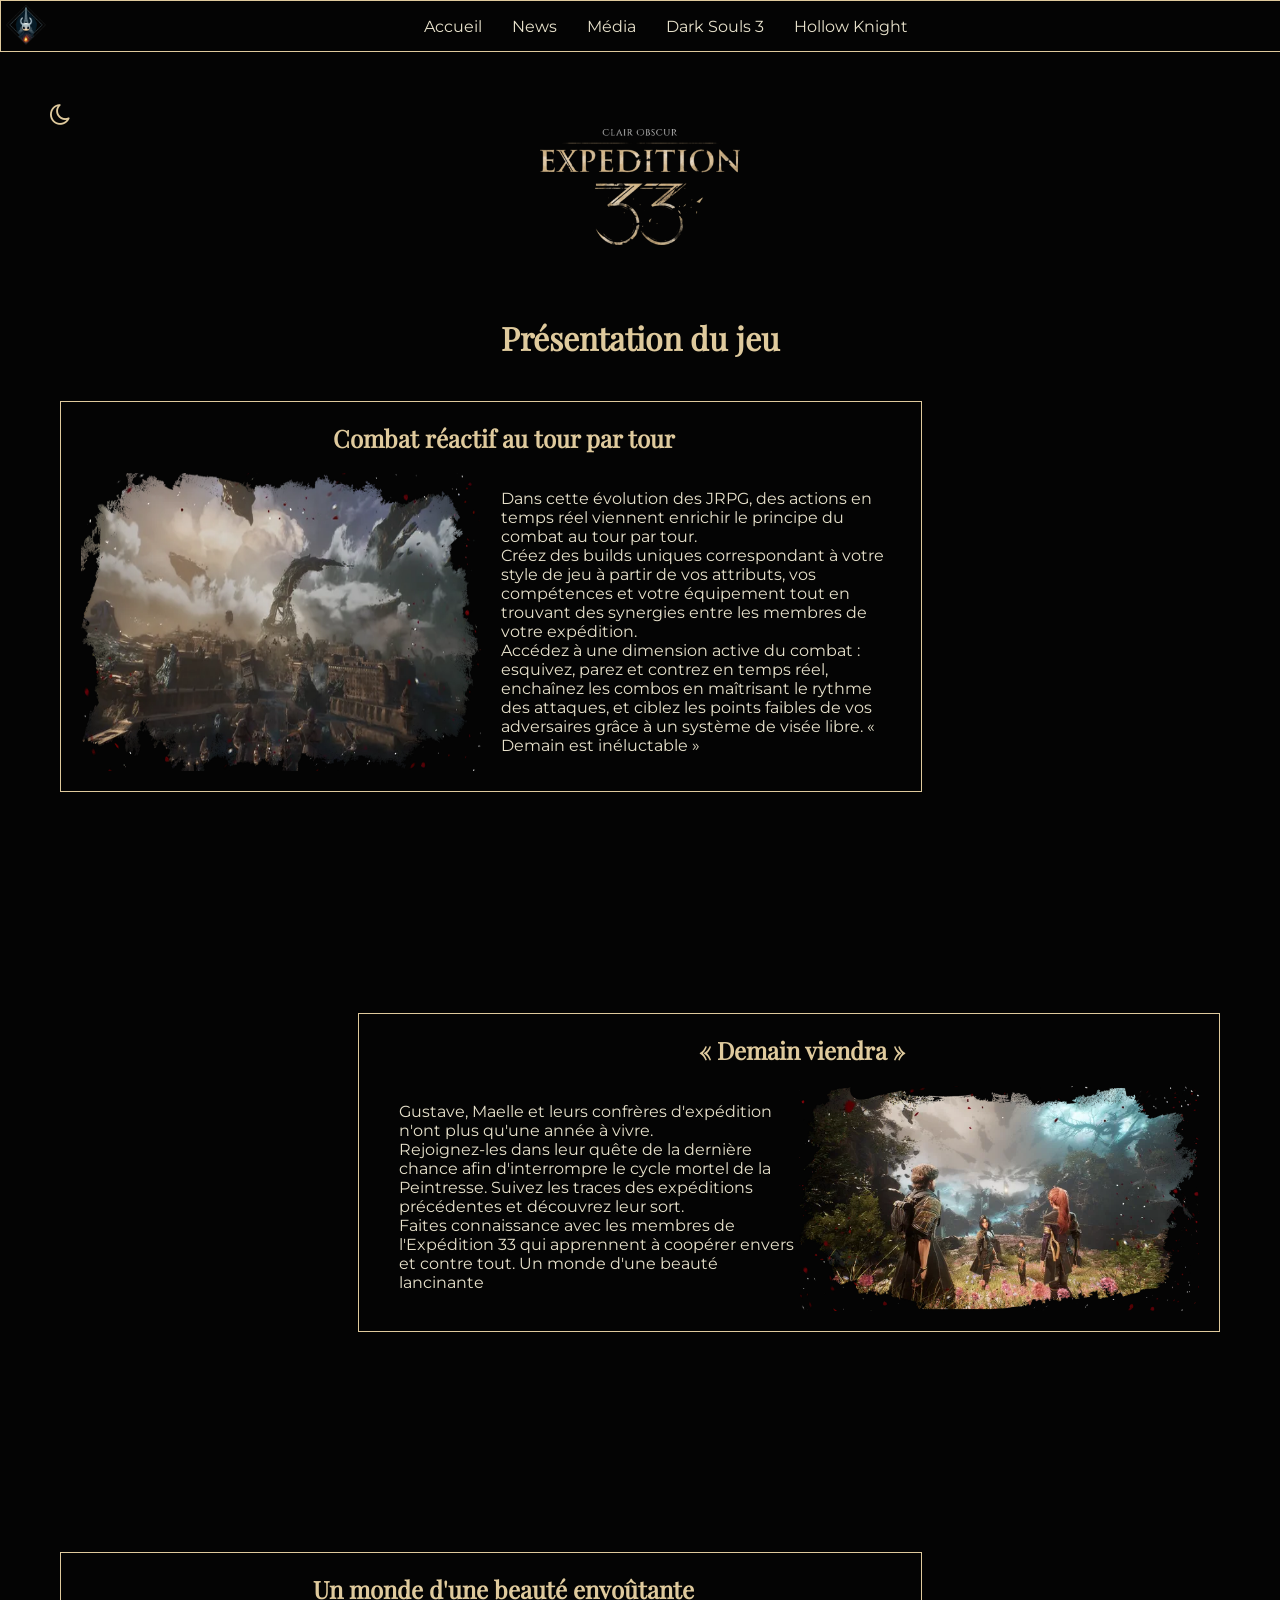
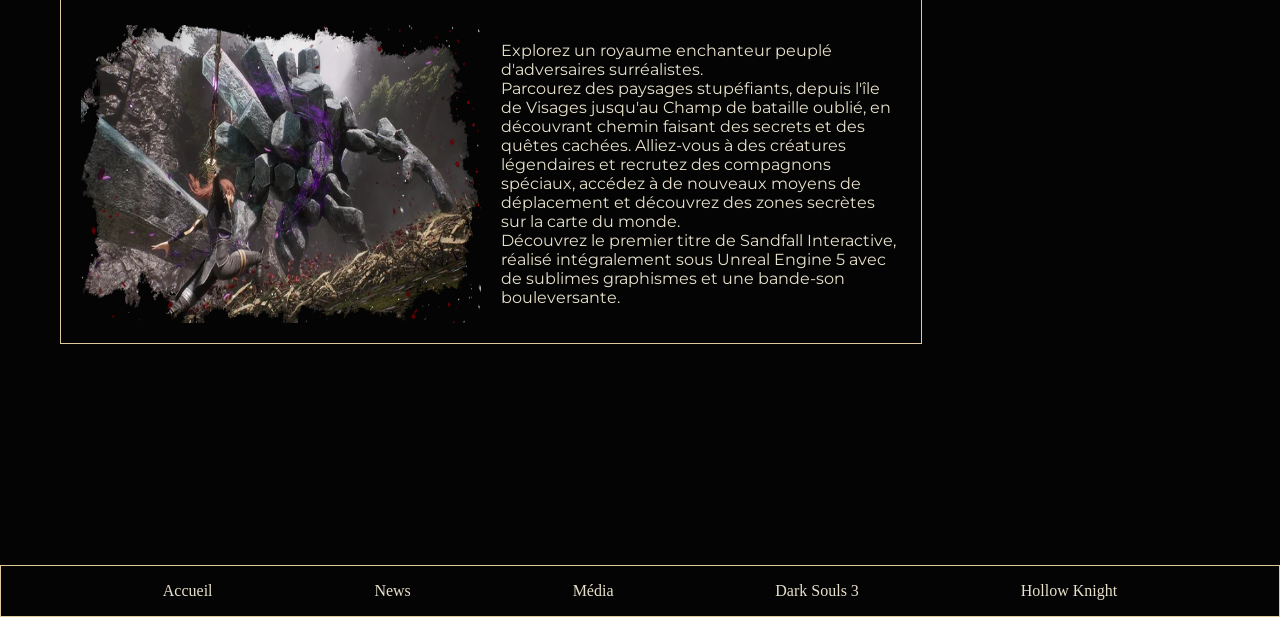
<file: fansite2/fansite2.html>
<!DOCTYPE html>
<html lang="en">
<head>
    <meta charset="UTF-8">
    <meta name="viewport" content="width=device-width, initial-scale=1.0">
    <link href="./fansite2.css" rel="stylesheet" />
    <link rel="stylesheet" href="https://cdnjs.cloudflare.com/ajax/libs/font-awesome/4.7.0/css/font-awesome.min.css">
    <title>Accueil</title>
</head>
<body>
    <header>
        <a href="../index.html" ><img id="logo" src="./images/logo_final.png" alt="hommepage logo"></a>
        <nav class="navbar-inline">
            <div class="menu-full">
                <a class="link" href="./fansite2.html">Accueil</a>
                <a class="link" href="./news.html">News</a>
                <a class="link" href="./media.html">Média</a>
                <a class="link" href="../fansite3/fansite3.html">Dark Souls 3</a>
                <a class="link" href="../fansite1/fansite1.html">Hollow Knight</a>
            </div>
        </nav>
        <nav class="navbar">
            <input type="checkbox" id="hamburger">
            <label id="hamburger-logo" for="hamburger"><i class="fa fa-bars"></i></label>
            <div class="menu">
                <a class="link" href="./fansite2.html">Accueil</a>
                <a class="link" href="./news.html">News</a>
                <a class="link" href="./media.html">Média</a>
                <a class="link" href="../fansite3/fansite3.html">Dark Souls 3</a>
                <a class="link" href="../fansite1/fansite1.html">Hollow Knight</a>
            </div>
        </nav>
    </header>
    <main>
        <div class="logo-dark-mode"><!--Dark mode switch-->
            <input type="checkbox" id="dark-mode-toggle">
            <label id="toggle" for="dark-mode-toggle"><i class="fa fa-moon-o"></i></label>
        </div>
        <img class="logo-CO" src="./images/Clair_Obscur_Expedition_33_Logo.png">
        <h1>Présentation du jeu</h1>
        <div class="block-div-left">
            <article class="block-article">
                <h2 class="h2-left">Combat réactif au tour par tour</h2>
                <div class="text-right">
                    <img class="img-homepage" src="./images/CO-EXP33-screenshot-1.webp" alt="clair obscur screenshot">
                    <p>Dans cette évolution des JRPG, des actions en temps réel viennent enrichir le principe du combat au tour par tour.<br>
                        Créez des builds uniques correspondant à votre style de jeu à partir de vos attributs, vos compétences et votre équipement tout en trouvant des synergies entre les membres de votre expédition. <br>
                        Accédez à une dimension active du combat : esquivez, parez et contrez en temps réel, enchaînez les combos en maîtrisant le rythme des attaques, et ciblez les points faibles de vos adversaires grâce à un système de visée libre. « Demain est inéluctable »</p>
                 </div>
             </article>
        </div>
        <div class="block-div-right">
            <article class="block-article">
                <h2 class="h2-left">« Demain viendra »</h2>
                <div class="text-left">
                <img class="img-homepage" src="./images/CO-EXP33-screenshot-2.webp" alt="clair obscur screenshot">
                <p>Gustave, Maelle et leurs confrères d'expédition n'ont plus qu'une année à vivre.<br>
                    Rejoignez-les dans leur quête de la dernière chance afin d'interrompre le cycle mortel de la Peintresse. Suivez les traces des expéditions précédentes et découvrez leur sort. <br>
                    Faites connaissance avec les membres de l'Expédition 33 qui apprennent à coopérer envers et contre tout. Un monde d'une beauté lancinante</p>
                </div>
            </article>
        </div>
        <div class="block-div-left">
            <article class="block-article">
                <h2 class="h2-left"> Un monde d'une beauté envoûtante </h2>
                <div class="text-right">
                <img class="img-homepage" src="./images/CO-EXP33-screenshot-3.webp" alt="clair obscur screenshot">
                <p>Explorez un royaume enchanteur peuplé d'adversaires surréalistes. <br>
                    Parcourez des paysages stupéfiants, depuis l'île de Visages jusqu'au Champ de bataille oublié, en découvrant chemin faisant des secrets et des quêtes cachées. Alliez-vous à des créatures légendaires et recrutez des compagnons spéciaux, accédez à de nouveaux moyens de déplacement et découvrez des zones secrètes sur la carte du monde. <br>
                    Découvrez le premier titre de Sandfall Interactive, réalisé intégralement sous Unreal Engine 5 avec de sublimes graphismes et une bande-son bouleversante.</p>
                </div>
            </article>
        </div>

    </main>
    <footer>
        <nav>
            <div class="footer-menu">
                <a class="link-footer" href="./fansite2.html">Accueil</a>
                <a class="link-footer" href="./news.html">News</a>
                <a class="link-footer" href="./media.html">Média</a>
                <a class="link-footer" href="../fansite3/fansite3.html">Dark Souls 3</a>
                <a class="link-footer" href="../fansite1/fansite1.html">Hollow Knight</a>
            </div>
        </nav>
    </footer>
</body>
</html>
</file>
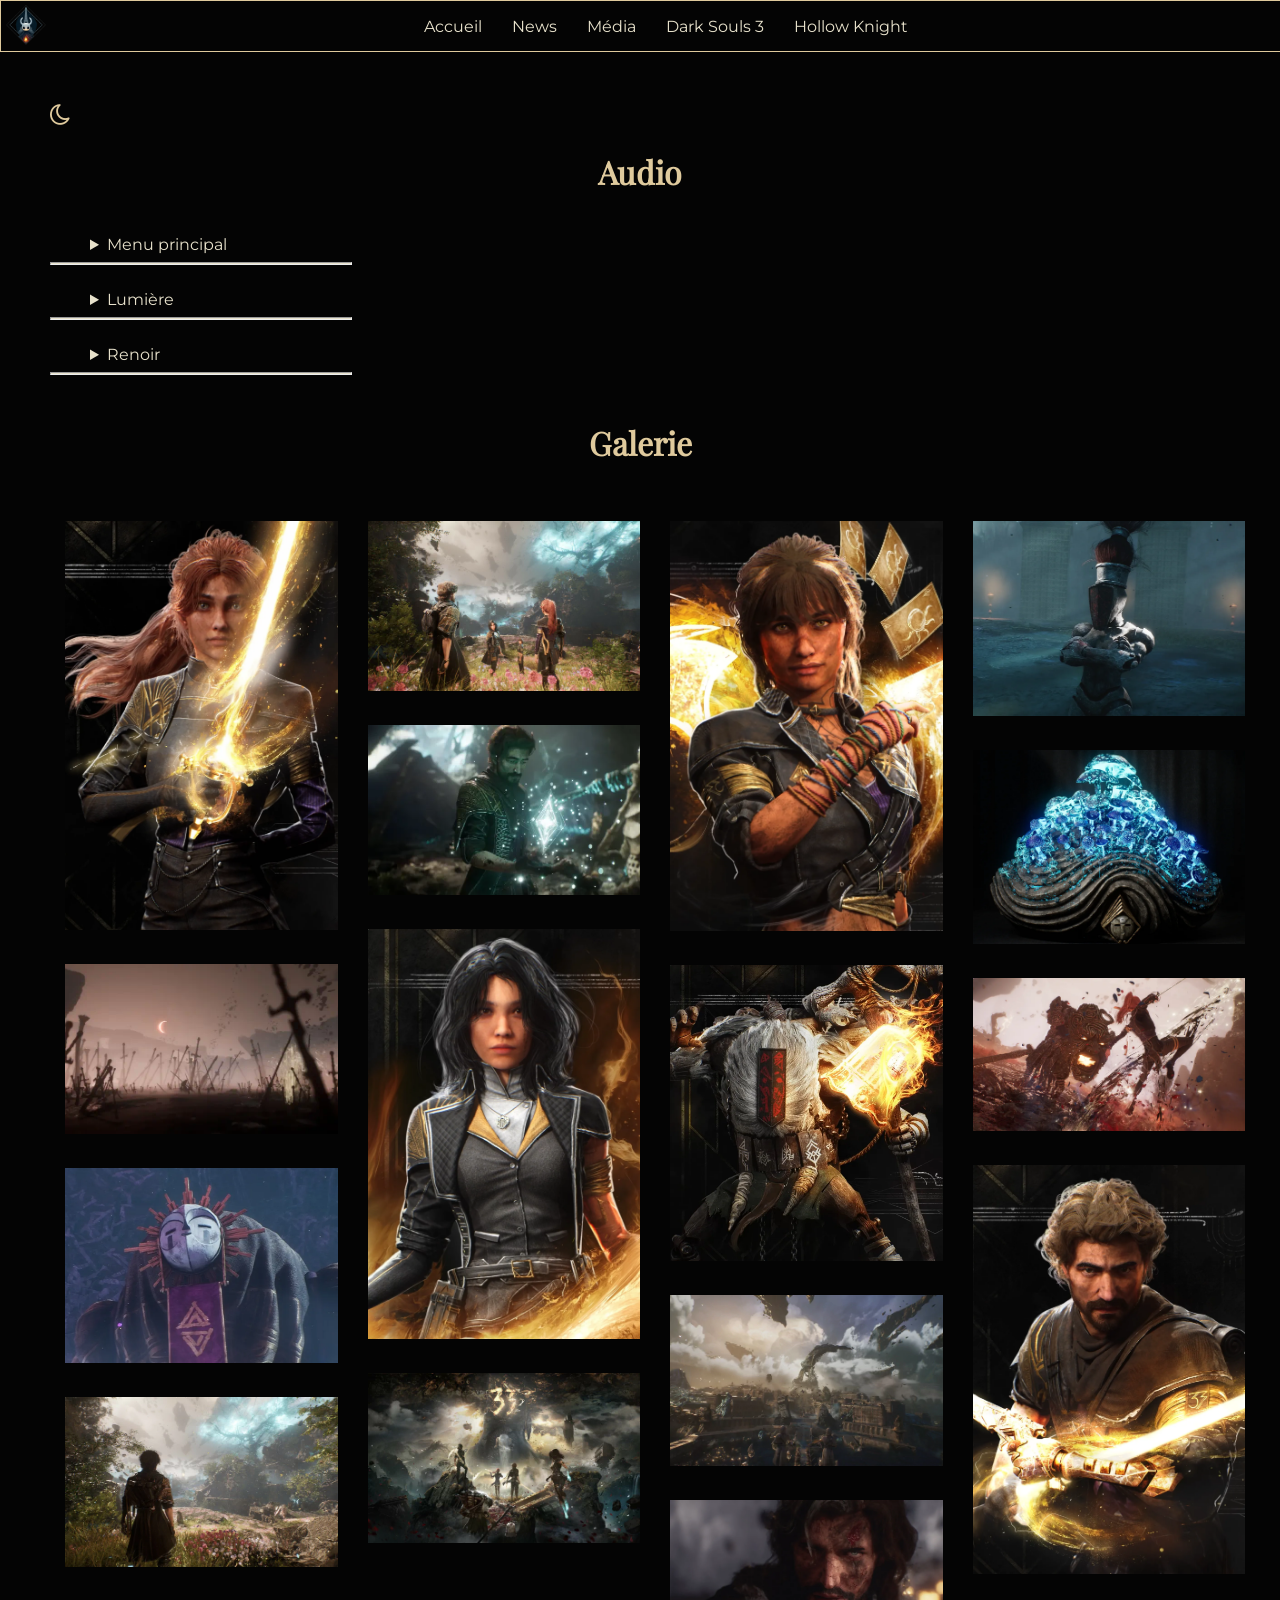
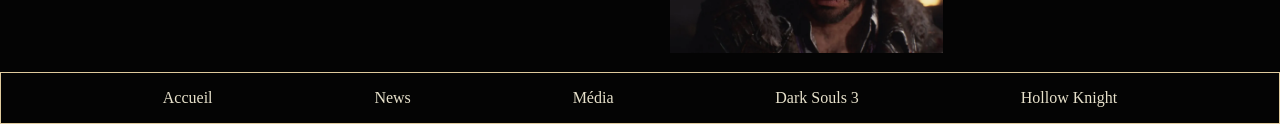
<file: fansite2/media.html>
<!DOCTYPE html>
<html lang="en">
<head>
    <meta charset="UTF-8">
    <meta name="viewport" content="width=device-width, initial-scale=1.0">
    <link href="./fansite2.css" rel="stylesheet" />
    <link rel="stylesheet" href="https://cdnjs.cloudflare.com/ajax/libs/font-awesome/4.7.0/css/font-awesome.min.css">
    <title>Média</title>
</head>
<body>
    <header>
        <a href="../index.html" ><img id="logo" src="./images/logo_final.png" alt="homepage logo"></a>
        <nav class="navbar-inline">
            <div class="menu-full">
                <a class="link" href="./fansite2.html">Accueil</a>
                <a class="link" href="./news.html">News</a>
                <a class="link" href="./media.html">Média</a>
                <a class="link" href="../fansite3/fansite3.html">Dark Souls 3</a>
                <a class="link" href="../fansite1/fansite1.html">Hollow Knight</a>
            </div>
        </nav>
        <nav class="navbar">
            <input type="checkbox" id="hamburger">
            <label id="hamburger-logo" for="hamburger"><i class="fa fa-bars"></i></label>
            <div class="menu">
                <a class="link" href="./fansite2.html">Accueil</a>
                <a class="link" href="./news.html">News</a>
                <a class="link" href="./media.html">Média</a>
                <a class="link" href="../fansite3/fansite3.html">Dark Souls 3</a>
                <a class="link" href="../fansite1/fansite1.html">Hollow Knight</a>
            </div>
        </nav>
    </header>
    <main>
        <div class="logo-dark-mode"><!--Dark mode switch-->
            <input type="checkbox" id="dark-mode-toggle">
            <label id="toggle" for="dark-mode-toggle"><i class="fa fa-moon-o"></i></label>
        </div>
        <h1>Audio</h1>
    <section class="music-box">
        <details><summary>Menu principal</summary><audio controls src="./music/Clair Obscur_ Expedition 33 - Main Menu Theme.mp3" type="audio/mp3"></audio></details>
        <hr>
        <details><summary>Lumière</summary><audio controls src="./music/Clair Obscur_ Expedition 33 Lumière [Official Music Video].mp3" type="audio/mp3"></audio></details>
        <hr>
        <details><summary>Renoir</summary><audio controls src="./music/Clair Obscur_ Expedition 33 - Renoir (Original Soundtrack).mp3" type="audio/mp3"></audio></details>
        <hr>
    </section>
         <h1>Galerie</h1>

         <div class="masonry-display">
            <div class="masonry-block">
                <img class="img-media" src="./images/gallery/clairobscur_maelle.webp">
            </div>   
            <div class="masonry-block">
                <img class="img-media" src="./images/gallery/3.webp">
            </div>
            <div class="masonry-block">
                <img class="img-media" src="./images/gallery/clairobscur_esquie.webp">
            </div>
            <div class="masonry-block">
                <img class="img-media" src="./images/gallery/4.webp">
            </div>
            <div class="masonry-block">
                <img class="img-media" src="./images/gallery/5.webp">
            </div>
            <div class="masonry-block">
                <img class="img-media" src="./images/gallery/6.webp">
            </div>
            <div class="masonry-block">
                <img class="img-media" src="./images/gallery/clairobscur_lune.webp">
            </div>
            <div class="masonry-block">
                <img class="img-media" src="./images/gallery/thumbbig-1366758.webp">  
            </div>
            <div class="masonry-block">
                <img class="img-media" src="./images/gallery/clairobscur_sciel.webp">
            </div>
            <div class="masonry-block">
                <img class="img-media" src="./images/gallery/Pandaman85_2.webp">
            </div>     
             <div class="masonry-block">
                <img class="img-media" src="./images/gallery/thumbbig-1366760.webp">
            </div>   
            <div class="masonry-block">
                <img class="img-media" src="./images/gallery/verso_1745615562048.webp">
            </div>
            <div class="masonry-block">
                <img class="img-media" src="./images/gallery/bg3_golgra_0.webp">
            </div>
            <div class="masonry-block">
                <img class="img-media" src="./images/gallery/clairobscur_francois.webp">
            </div>   
            <div class="masonry-block">
                <img class="img-media" src="./images/gallery/wp15037161.webp">
            </div>      
            <div class="masonry-block">
                <img class="img-media" src="./images/gallery/clairobscur_gustave.webp">              
            </div>
        </div>
        
    </main>
    <footer>
        <nav>
            <div class="footer-menu">
                <a class="link-footer" href="./fansite2.html">Accueil</a>
                <a class="link-footer" href="./news.html">News</a>
                <a class="link-footer" href="./media.html">Média</a>
                <a class="link-footer" href="../fansite3/fansite3.html">Dark Souls 3</a>
                <a class="link-footer" href="../fansite1/fansite1.html">Hollow Knight</a>
            </div>
        </nav>
    </footer>
</body>
</html>
</file>
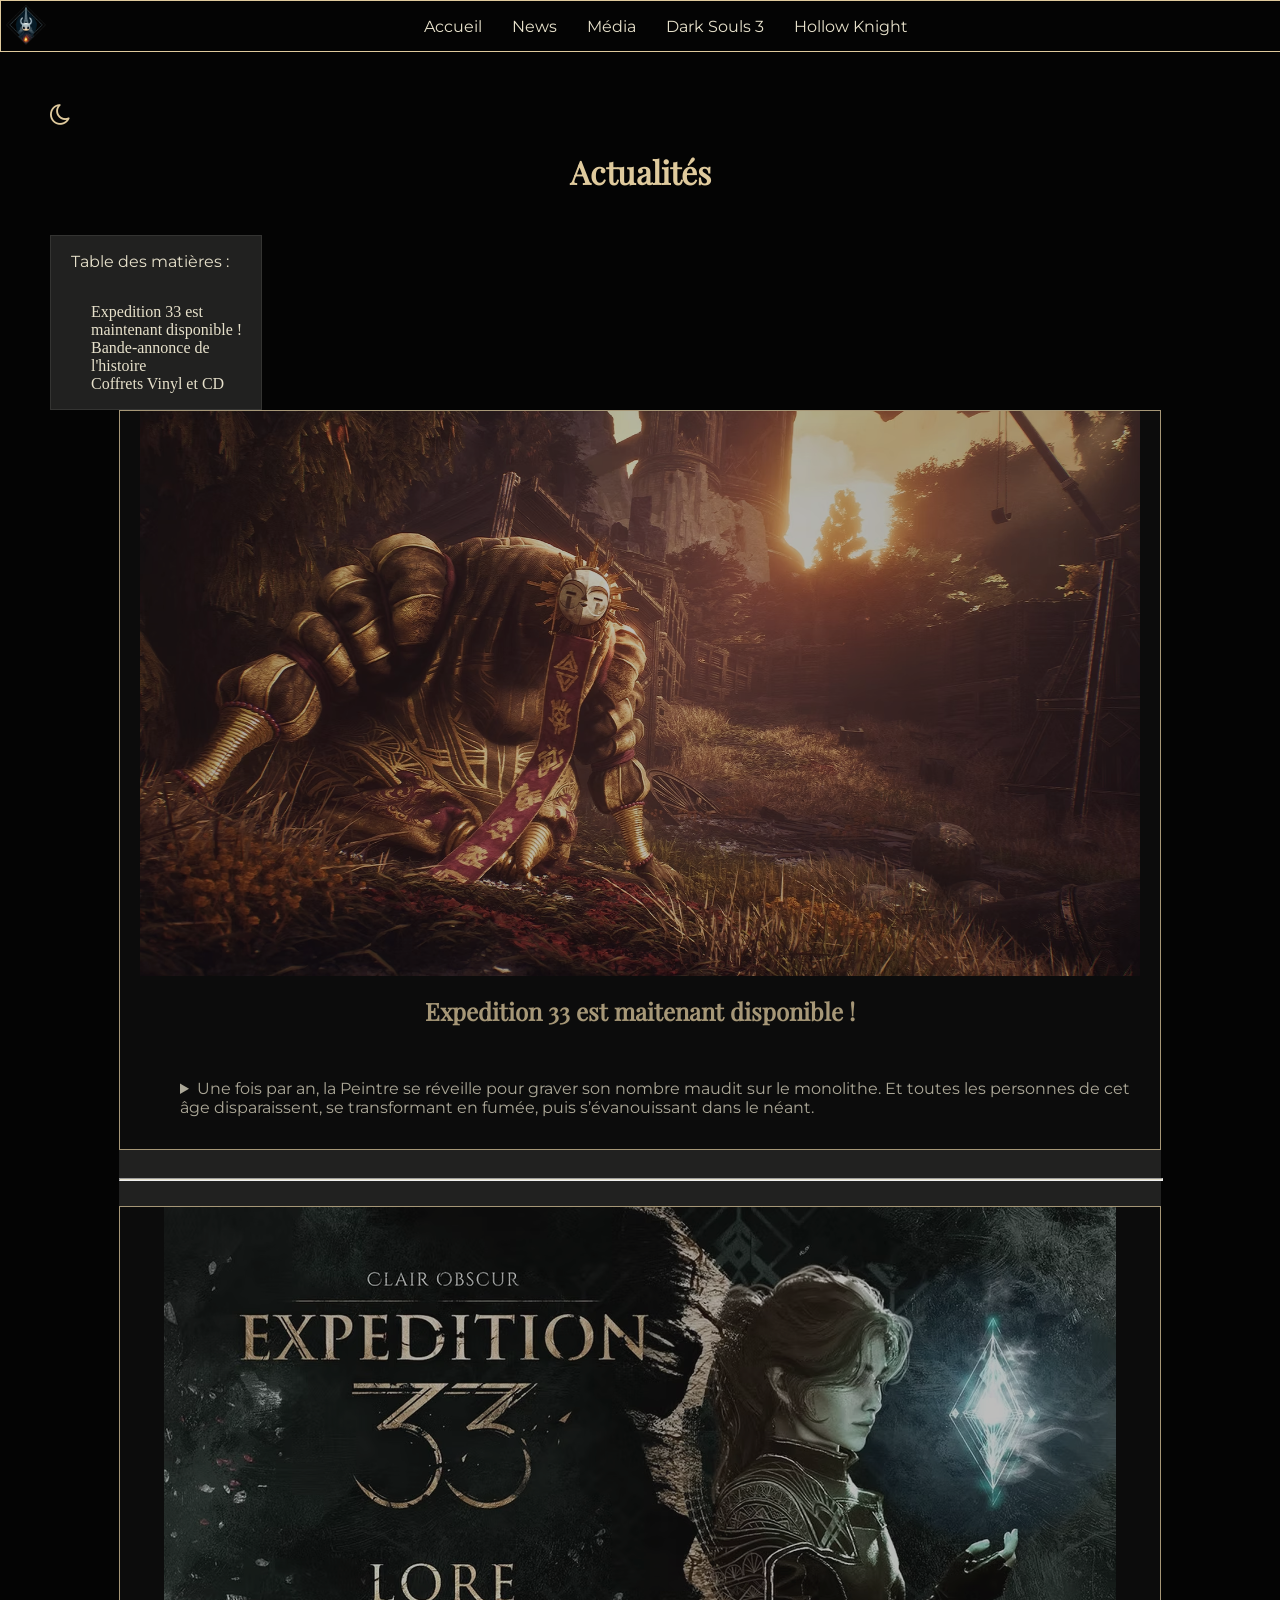
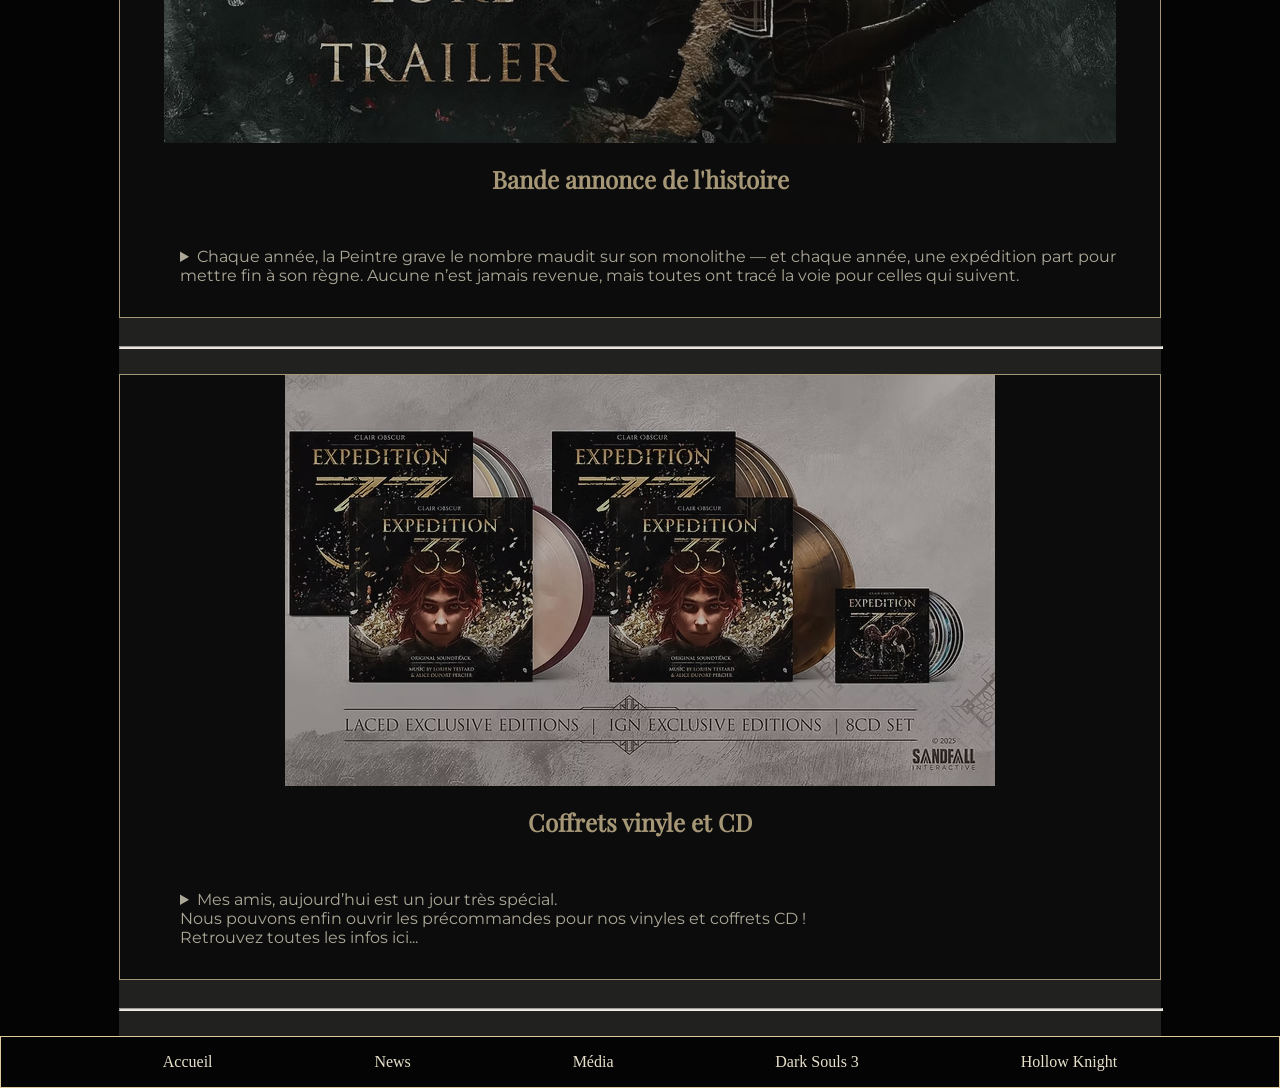
<file: fansite2/news.html>
<!DOCTYPE html>
<html lang="en">
<head>
    <meta charset="UTF-8">
    <meta name="viewport" content="width=device-width, initial-scale=1.0">
   <link href="./fansite2.css" rel="stylesheet" />
    <link rel="stylesheet" href="https://cdnjs.cloudflare.com/ajax/libs/font-awesome/4.7.0/css/font-awesome.min.css">
    <title>Mise a jour</title>
</head>
<body>
    <header>        
        <a href="../index.html" ><img id="logo" src="./images/logo_final.png" alt="homepage logo"></a>
        </div>
        <nav class="navbar-inline">
            <div class="menu-full">
                <a class="link" href="./fansite2.html">Accueil</a>
                <a class="link" href="./news.html">News</a>
                <a class="link" href="./media.html">Média</a>
                <a class="link" href="../fansite3/fansite3.html">Dark Souls 3</a>
                <a class="link" href="../fansite1/fansite1.html">Hollow Knight</a>
            </div>
        </nav>
        <nav class="navbar">
            <input type="checkbox" id="hamburger">
            <label id="hamburger-logo" for="hamburger"><i class="fa fa-bars"></i></label>
            <div class="menu">
                <a class="link" href="./fansite2.html">Accueil</a>
                <a class="link" href="./news.html">News</a>
                <a class="link" href="./media.html">Média</a>
                <a class="link" href="../fansite3/fansite3.html">Dark Souls 3</a>
                <a class="link" href="../fansite1/fansite1.html">Hollow Knight</a>
            </div>
        </nav>
    </header>
    <main>
        <div class="logo-dark-mode"><!--Dark mode switch-->
            <input type="checkbox" id="dark-mode-toggle">
            <label id="toggle" for="dark-mode-toggle"><i class="fa fa-moon-o"></i></label>
        </div>
        <h1>Actualités</h1>
        <div id="summary">
            <p>Table des matières :</p>
            <ol  class="sumsum">
            <li><a class="link-summary" href="#article1">Expedition 33 est maintenant disponible !</a></li>
            <li><a class="link-summary" href="#article2">Bande-annonce de l'histoire</a></li>
            <li><a class="link-summary" href="#article3">Coffrets Vinyl et CD</a></li> 
            </ol>
        </div>
        <section class="block-section">
            <article id="article1" class="block-article-full">
                <img class="img-news" src="./images/patch-note.avif" alt="clair obscur screenshot">
                <h2 class="h2-centered">Expedition 33 est maitenant disponible !</h2>
                <p class="p-news"><details><summary>
                    Une fois par an, la Peintre se réveille pour graver son nombre maudit sur le monolithe. Et toutes les personnes de cet âge disparaissent, se transformant en fumée, puis s’évanouissant dans le néant.</summary><br>
                    Chaque année, le nombre diminue, effaçant davantage de vies. Bientôt, elle inscrira « 33 ». Quand ce sera fait, nous partirons pour notre ultime mission : détruire la Peintre et mettre fin à son cycle mortel une fois pour toutes.<br><br>
                    Embarquez pour l’Expédition d’une vie aux côtés de Gustave (Charlie Cox), Maelle (Jennifer English), Lune (Kirsty Rider), Sciel (Shala Nyx) et Monoco (Rich Keeble), ainsi que des personnages incroyables comme l’Esquie, puissant mais paresseux (Maxence Cazorla), le mystérieux Verso (Ben Starr) et la force sombre qu’est Renoir (Andy Serkis).<br><br>
                    Que le monde puisse enfin voir le soleil se lever sans l’ombre de sa silhouette maudite, et que le vent du renouveau vous porte jusqu’aux confins de la terre.<br><br>
                    Demain vient, grâce à vous.
                    </details></p>
            </article>
            <hr>
            <article id="article2" class="block-article-full">
                <img class="img-news" src="./images/lore-trailer.avif" alt="clair obscur screenshot">
                <h2 class="h2-centered">Bande annonce de l'histoire</h2>
                <p class="p-news"><details><summary>Chaque année, la Peintre grave le nombre maudit sur son monolithe — et chaque année, une expédition part pour mettre fin à son règne. Aucune n’est jamais revenue, mais toutes ont tracé la voie pour celles qui suivent.</summary><br>
                    Soixante-sept ans après que leur monde se soit brisé lors de la Fracture, Clair Obscur : Expedition 33 suit les idéalistes qui osent encore rêver d’un avenir pour Lumière.<br><br>
                    Dans cette bande-annonce — narrée par Jennifer English (voix de Maelle en version anglaise) — plongez dans le monde de Maelle, à la veille de son départ avec l’Expédition 33.<br><br>
                    Une dernière chance de détruire la Peintre, afin qu’elle ne peigne plus jamais la mort.<br><br>
                    ~ L’équipe de l’Expédition 33
                    <br><br>
                    <iframe width="560" height="315" src="https://www.youtube.com/embed/jNKdgRCYqPs?si=27CSP9WlHlcqq8L5" title="YouTube video player" frameborder="0" allow="accelerometer; autoplay; clipboard-write; encrypted-media; gyroscope; picture-in-picture; web-share" referrerpolicy="strict-origin-when-cross-origin" allowfullscreen></iframe>
                </details></p>
            </article>
            <hr>
            <article id="article3" class="block-article-full">
                <img class="img-news" src="./images/vinyl.avif" alt="clair obscur screenshot">
                <h2 class="h2-centered">Coffrets vinyle et CD</h2>
                <p class="p-news"><details>
                    <summary>Mes amis, aujourd’hui est un jour très spécial.<br>
                    Nous pouvons enfin ouvrir les précommandes pour nos vinyles et coffrets CD !<br>
                    Retrouvez toutes les infos ici...</summary><br>
                    Un mot du compositeur de Clair Obscur : Expedition 33, Lorien Testard :
                    <blockquote cite="https://www.expedition33.com/post/vinyl-and-cd-sets-pre-orders-are-open">
                    « Je suis très heureux d’annoncer ces éditions physiques de la bande originale de Clair Obscur : Expedition 33. Un immense merci à Sandfall Interactive et Laced pour avoir rendu ces sorties possibles, et à Nicholas Maxson-Francombe pour les magnifiques visuels musicaux des pochettes. Je vous souhaite un merveilleux voyage à travers le monde et la bande originale d’Expedition 33.
                    Merci du fond du cœur — pour votre écoute, pour avoir adopté le jeu et sa musique, pour en avoir fait une partie de votre propre aventure. J’ai hâte que vous la découvriez. »
                    </blockquote></details></p>
            </article>
            <hr>
        </section>
    </main>
    <footer>
    <nav>
        <div class="footer-menu">
            <a class="link-footer" href="./fansite2.html">Accueil</a>
            <a class="link-footer" href="./news.html">News</a>
            <a class="link-footer" href="./media.html">Média</a>
            <a class="link-footer" href="../fansite3/fansite3.html">Dark Souls 3</a>
            <a class="link-footer" href="../fansite1/fansite1.html">Hollow Knight</a>
        </div>
    </nav>
</footer>
</body>
</html>
</file>
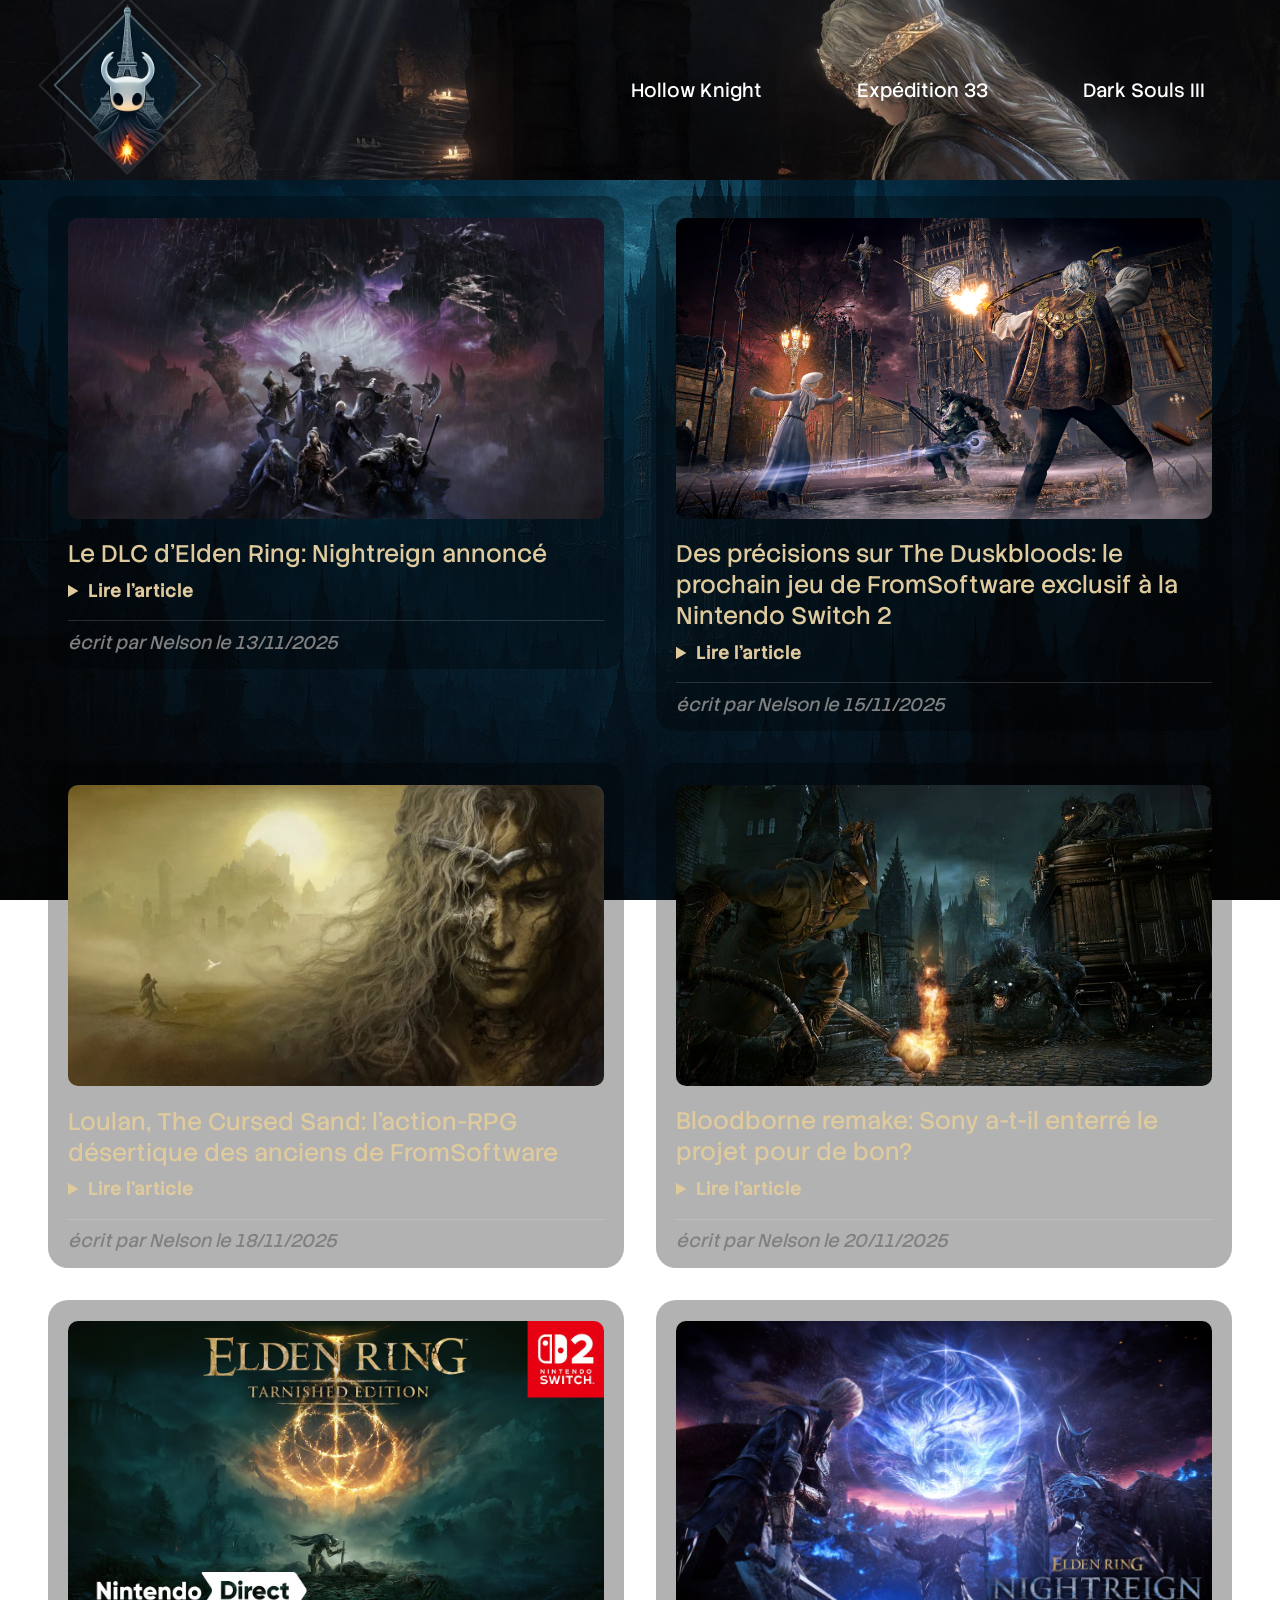
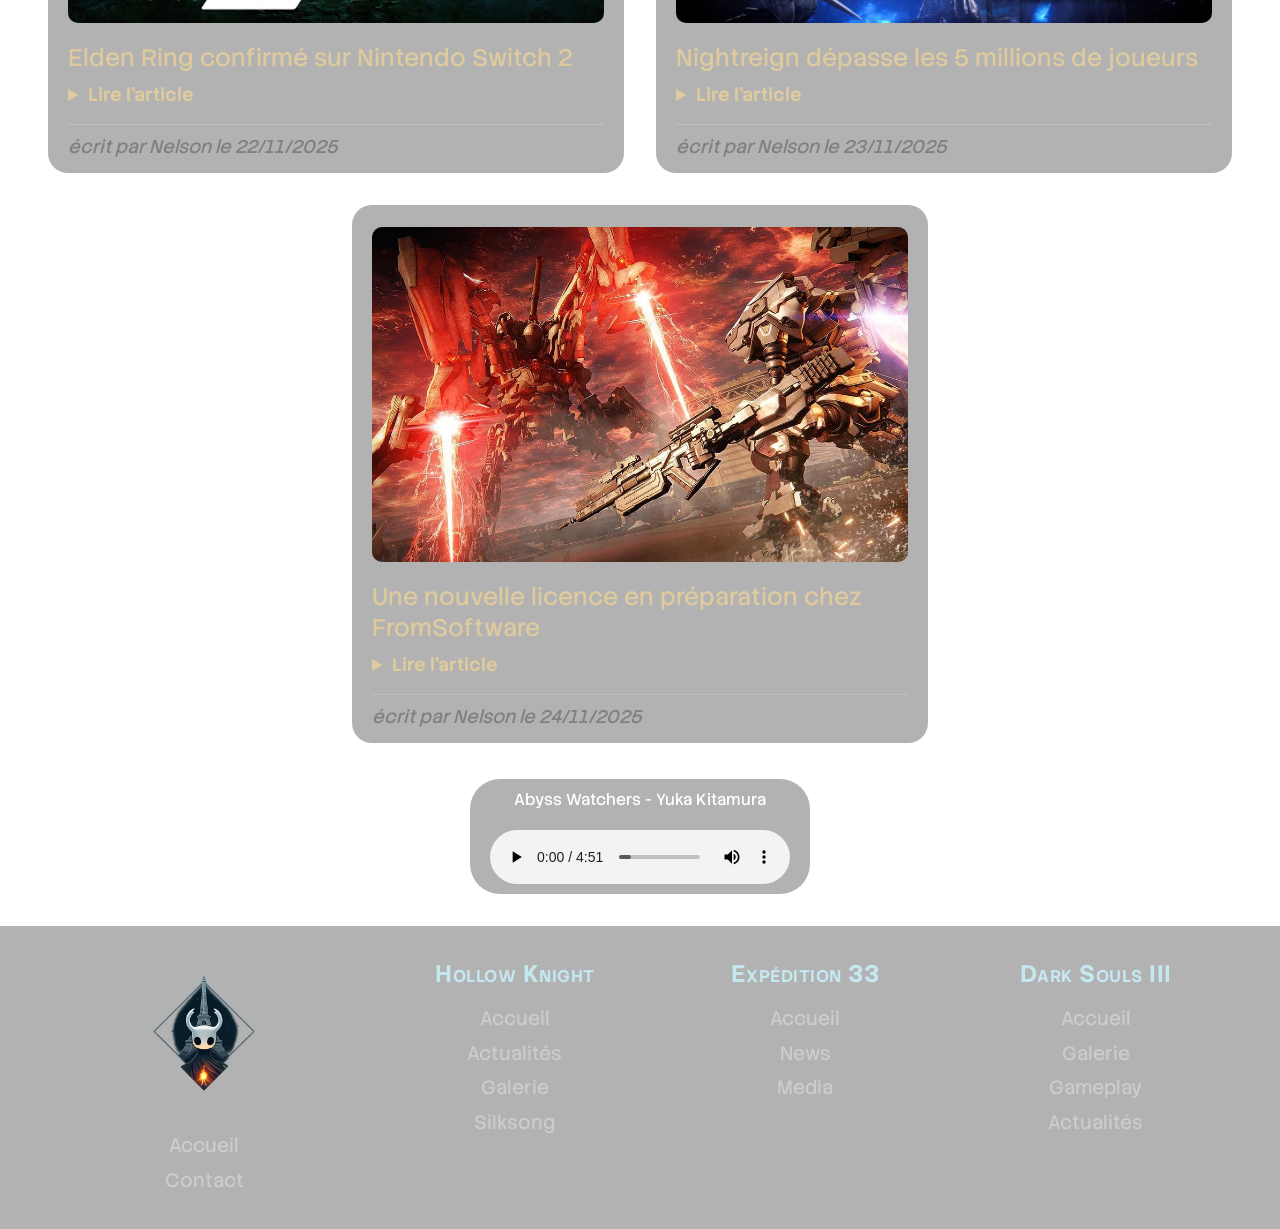
<file: fansite3/actus.html>
<html lang="fr">
<head>
  <meta charset="UTF-8">
  <meta name="viewport" content="width=device-width, initial-scale=1.0">
  <link rel="stylesheet" href="fansite3.css">
  <title>Actualités Fromsoftware</title>
</head>
<body>

<!-- label : objet d'une interface utilisateur -->
<label class="hamburger_menu">
  <!-- checkbox : permet de cliquer et d'avoir une réaction sans JS -->
  <input type="checkbox">
</label>

<div class="sidebar_container">
  <!-- aside : balise accessibilité pour un  
  élément sans rapport avec le contenu de la page -->
  <aside class="sidebar">
    <nav class="burger_links">
      <a href="../index.html" class="burger_link_home">Accueil</a>
      <a href="../fansite1/fansite1.html" class="burger_link_home">Hollow Knight</a>
      <a href="../fansite1/actualites.html">Actualités</a>
      <a href="../fansite1/galerie.html">Galerie</a>
      <a href="../fansite1/new_opus.html">Silksong</a>
      <a href="../fansite2/fansite2.html" class="burger_link_home">Expédition 33</a>
      <a href="../fansite2/news.html">News</a>
      <a href="../fansite2/media.html">Media</a>
      <a href="fansite3.html" class="burger_link_home">Dark Souls III</a>
      <a href="gallerie.html">Galerie</a>
      <a href="gameplay.html">Gameplay</a>
      <a href="actus.html">Actualités</a>
    </nav>
  </aside>
</div>

<nav class="desktop_nav_bar">
  <a href="../index.html">
    <img class="nav_logo" src="pictures/logo_final.png" alt="logo">
  </a>
  <div class="buttons_box">
    <div class="dropdown">
      <button class="dropdown_button">Hollow Knight</button>
      <div class="dropdown_content">
        <a href="../fansite1/fansite1.html">Accueil</a>
        <a href="../fansite1/actualites.html">Actualités</a>
        <a href="../fansite1/galerie.html">Galerie</a>
        <a href="../fansite1/new_opus.html">Silksong</a>
      </div>
    </div>
    <div class="dropdown">
      <button class="dropdown_button">Expédition 33</button>
      <div class="dropdown_content">
        <a href="../fansite2/fansite2.html">Accueil</a>
        <a href="../fansite2/news.html">News</a>
        <a href="../fansite2/media.html">Media</a>
      </div>
    </div>
    <div class="dropdown">
      <button class="dropdown_button">Dark Souls III</button>
      <div class="dropdown_content">
        <a href="fansite3.html">Accueil</a>
        <a href="gallerie.html">Galerie</a>
        <a href="gameplay.html">Gameplay</a>
        <a href="actus.html">Actualités</a>
      </div>
    </div>
  </div>
</nav>

<header class="banner_box">
  <span>Actualités</span>
  <p>Toutes les news Dark Souls III, FromSoftWare et jeux Souls-like</p>
</header>  

<main class="news_container">

    <article class="news_article">
      <img class="news_picture" src="pictures/nightreign_dlc.jpg" alt="Elden Ring Nightreign">
      <summary class="news_title">Le DLC d'Elden Ring: Nightreign annoncé</summary>
      <details class="news_text">
      <summary>Lire l'article</summary>
        Le DLC "The Forsaken Hollows" pour Elden Ring: 
        Nightreign a été annoncé le 12 novembre 2025 lors du State of Play Japan.
        Il sortira le 4 décembre 2025 sur PS4, PS5, Xbox Series X/S et PC. 
        Ce contenu additionnel introduit deux nouveaux héros jouables, des boss inédits, 
        et une nouvelle zone souterraine à explorer. Elden Ring: Nightreign est un 
        spin-off multijoueur coopératif où trois joueurs affrontent les forces de la Nuit 
        dans une expédition de trois jours pour vaincre le redoutable Nightlord. Ce DLC 
        introduit de nouveaux boss, des environnements inédits et des ajustements de gameplay 
        centrés sur la coopération entre les trois héros.
      </details>
      <p class="news_author">écrit par Nelson le 13/11/2025</p>
    </article>

    <article class="news_article">
      <img class="news_picture" src="pictures/the_duskbloods.png" alt="The Duskbloods">
      <summary class="news_title">Des précisions sur The Duskbloods: le prochain jeu de FromSoftware
      exclusif à la Nintendo Switch 2 </summary>
      <details class="news_text">
      <summary>Lire l'article</summary>
        Le DLC "The Forsaken Hollows" pour Elden Ring: 
        Nightreign a été annoncé le 12 novembre 2025 lors du State of Play Japan.
        Il sortira le 4 décembre 2025 sur PS4, PS5, Xbox Series X/S et PC. 
        Ce contenu additionnel introduit deux nouveaux héros jouables, des boss inédits, 
        et une nouvelle zone souterraine à explorer. Elden Ring: Nightreign est un 
        spin-off multijoueur coopératif où trois joueurs affrontent les forces de la Nuit 
        dans une expédition de trois jours pour vaincre le redoutable Nightlord. Ce DLC 
        introduit de nouveaux boss, des environnements inédits et des ajustements de gameplay 
        centrés sur la coopération entre les trois héros.
      </details>
      <p class="news_author">écrit par Nelson le 15/11/2025</p>
    </article>

    <article class="news_article">
      <img class="news_picture" src="pictures/loulan.webp" alt="Loulan the cursed Sand">
      <summary class="news_title">Loulan, The Cursed Sand: l’action-RPG désertique des anciens de FromSoftware</summary>
      <details class="news_text">
      <summary>Lire l'article</summary>
        Les fans de Dark Souls ont peut-être trouvé leur prochain coup de cœur avec Loulan, 
        The Cursed Sand, un action-RPG développé par un studio composé d’anciens talents de FromSoftware, dont 
        Kenji Morimoto et Ayato Fujimura. Le jeu vient tout juste de dévoiler son premier trailer de gameplay, 
        et l’ambiance comme le style de combat attirent déjà l’œil. Loulan nous entraîne dans un désert maudit où 
        chaque affrontement demande précision et sang-froid. Le trailer dévoile des combats exigeants, quelques 
        créatures massives et un système d’artefacts qui semble promettre une belle profondeur.
        Bref, un projet encore mystérieux, mais clairement à surveiller pour les amateurs d’action-RPG à l’ancienne.
      </details>
      <p class="news_author">écrit par Nelson le 18/11/2025</p>
    </article>

    <article class="news_article">
      <img class="news_picture" src="pictures/bloodborne.jpg" alt="combat dans Bloodborne">
      <summary class="news_title">Bloodborne remake: Sony a-t-il enterré le projet pour de bon?</summary>
      <details class="news_text">
      <summary>Lire l'article</summary>
        Franchement, on y croyait encore un peu, mais selon Gamesider, le remake de Bloodborne 
        serait définitivement enterré par Sony. Plusieurs insiders affirment que le projet a été envisagé, mais qu’il 
        n’a jamais dépassé le stade de la préproduction, faute de volonté claire du constructeur. C’est triste, surtout 
        quand on voit l’engouement des fans et le potentiel énorme qu’aurait une version PS5 ou PC de ce chef-d’œuvre gothique. 
        L’article revient aussi sur les rumeurs persistantes autour de Bluepoint Games, qui auraient pu s’en charger, mais 
        rien n’a jamais été confirmé. En tant que fan de FromSoftware, ça fait mal au cœur, mais c’est cool de voir des sites 
        comme Gamesider creuser le sujet avec sérieux et passion.
      </details>
      <p class="news_author">écrit par Nelson le 20/11/2025</p>
    </article>

    <article class="news_article">
      <img class="news_picture" src="pictures/switch.jpg" alt="Elden Ring Switch 2">
      <summary class="news_title">Elden Ring confirmé sur Nintendo Switch 2</summary>
      <details class="news_text">
      <summary>Lire l'article</summary>
        Kadokawa et FromSoftware ont confirmé que le succès d’Elden Ring: Nightreign ouvre la voie 
        à une version complète d’Elden Ring sur la Nintendo Switch 2. Prévue pour 2026, cette édition proposera 
        l’intégralité du jeu avec ses extensions, optimisée pour la nouvelle console hybride. Les développeurs 
        promettent une expérience fluide et fidèle malgré les contraintes techniques, afin de permettre aux joueurs 
        nomades de découvrir l’univers de l’Entre-Terre partout où ils se trouvent.
      </details>
      <p class="news_author">écrit par Nelson le 22/11/2025</p>
    </article>

    <article class="news_article">
      <img class="news_picture" src="pictures/nightreign_5mil.jpg" alt="Nightreign mise à jour">
      <summary class="news_title">Nightreign dépasse les 5 millions de joueurs</summary>
      <details class="news_text">
      <summary>Lire l'article</summary>
        Selon le dernier rapport financier de Kadokawa, Elden Ring: Nightreign a franchi la barre 
        des 5 millions de joueurs en seulement quelques mois. Ce spin-off coopératif a largement dépassé les attentes 
        initiales du studio. FromSoftware a annoncé que de nouvelles mises à jour gratuites viendront enrichir 
        l’expérience, avec des ajustements de gameplay et des événements saisonniers pour maintenir la communauté active 
        jusqu’à la sortie du prochain gros projet du studio.
      </details>
      <p class="news_author">écrit par Nelson le 23/11/2025</p>
    </article>

    <article class="news_article">
      <img class="news_picture" src="pictures/armored.jpg" alt="nouvelle licence FromSoftware">
      <summary class="news_title">Une nouvelle licence en préparation chez FromSoftware</summary>
      <details class="news_text">
      <summary>Lire l'article</summary>
        En marge des annonces autour de Nightreign, des rumeurs persistantes évoquent le développement 
        d’une toute nouvelle licence par FromSoftware. Contrairement aux univers médiévaux ou gothiques habituels, 
        ce projet inédit s’orienterait vers une ambiance futuriste mêlant exploration spatiale et combats exigeants. 
        Bien que le studio n’ait rien confirmé officiellement, plusieurs insiders affirment qu’une révélation pourrait 
        avoir lieu courant 2026. Les fans attendent avec impatience de découvrir ce que le studio réserve pour son 
        prochain grand défi.
      </details>
      <p class="news_author">écrit par Nelson le 24/11/2025</p>
    </article>

</main>

<div class ="audio_container" id="audio_actus">
    <span>Abyss Watchers - Yuka Kitamura</span>
    <audio controls loop autoplay src="audio/Abyss_Watchers.mp3" class ="audio_player"></audio>
</div>

<footer class="footer_container">
  <div class = "footer_column">
    <img src="pictures/logo_final.png" alt="logo">
    <a href="../index.html">Accueil</a>
    <a href="../contact.html">Contact</a>
  </div>

  <div class = "footer_column">
    <h4 class="footer_title"> Hollow Knight</h4>
    <a href="../fansite1/fansite1.html">Accueil</a>
    <a href="../fansite1/actualites.html">Actualités</a>
    <a href="../fansite1/galerie.html">Galerie</a>
    <a href="../fansite1/new_opus.html">Silksong</a>
  </div>

  <div class = "footer_column">
    <h4 class="footer_title"> Expédition 33</h4>
    <a href="../fansite2/fansite2.html">Accueil</a>
    <a href="../fansite2/news.html">News</a>
    <a href="../fansite2/media.html">Media</a>
  </div>

  <div class = "footer_column">
    <h4 class="footer_title"> Dark Souls III</h4>
    <a href="fansite3.html">Accueil</a>
    <a href="gallerie.html">Galerie</a>
    <a href="gameplay.html">Gameplay</a>
    <a href="actus.html">Actualités</a>
  </div>
</footer>

</body>
</html>
</file>
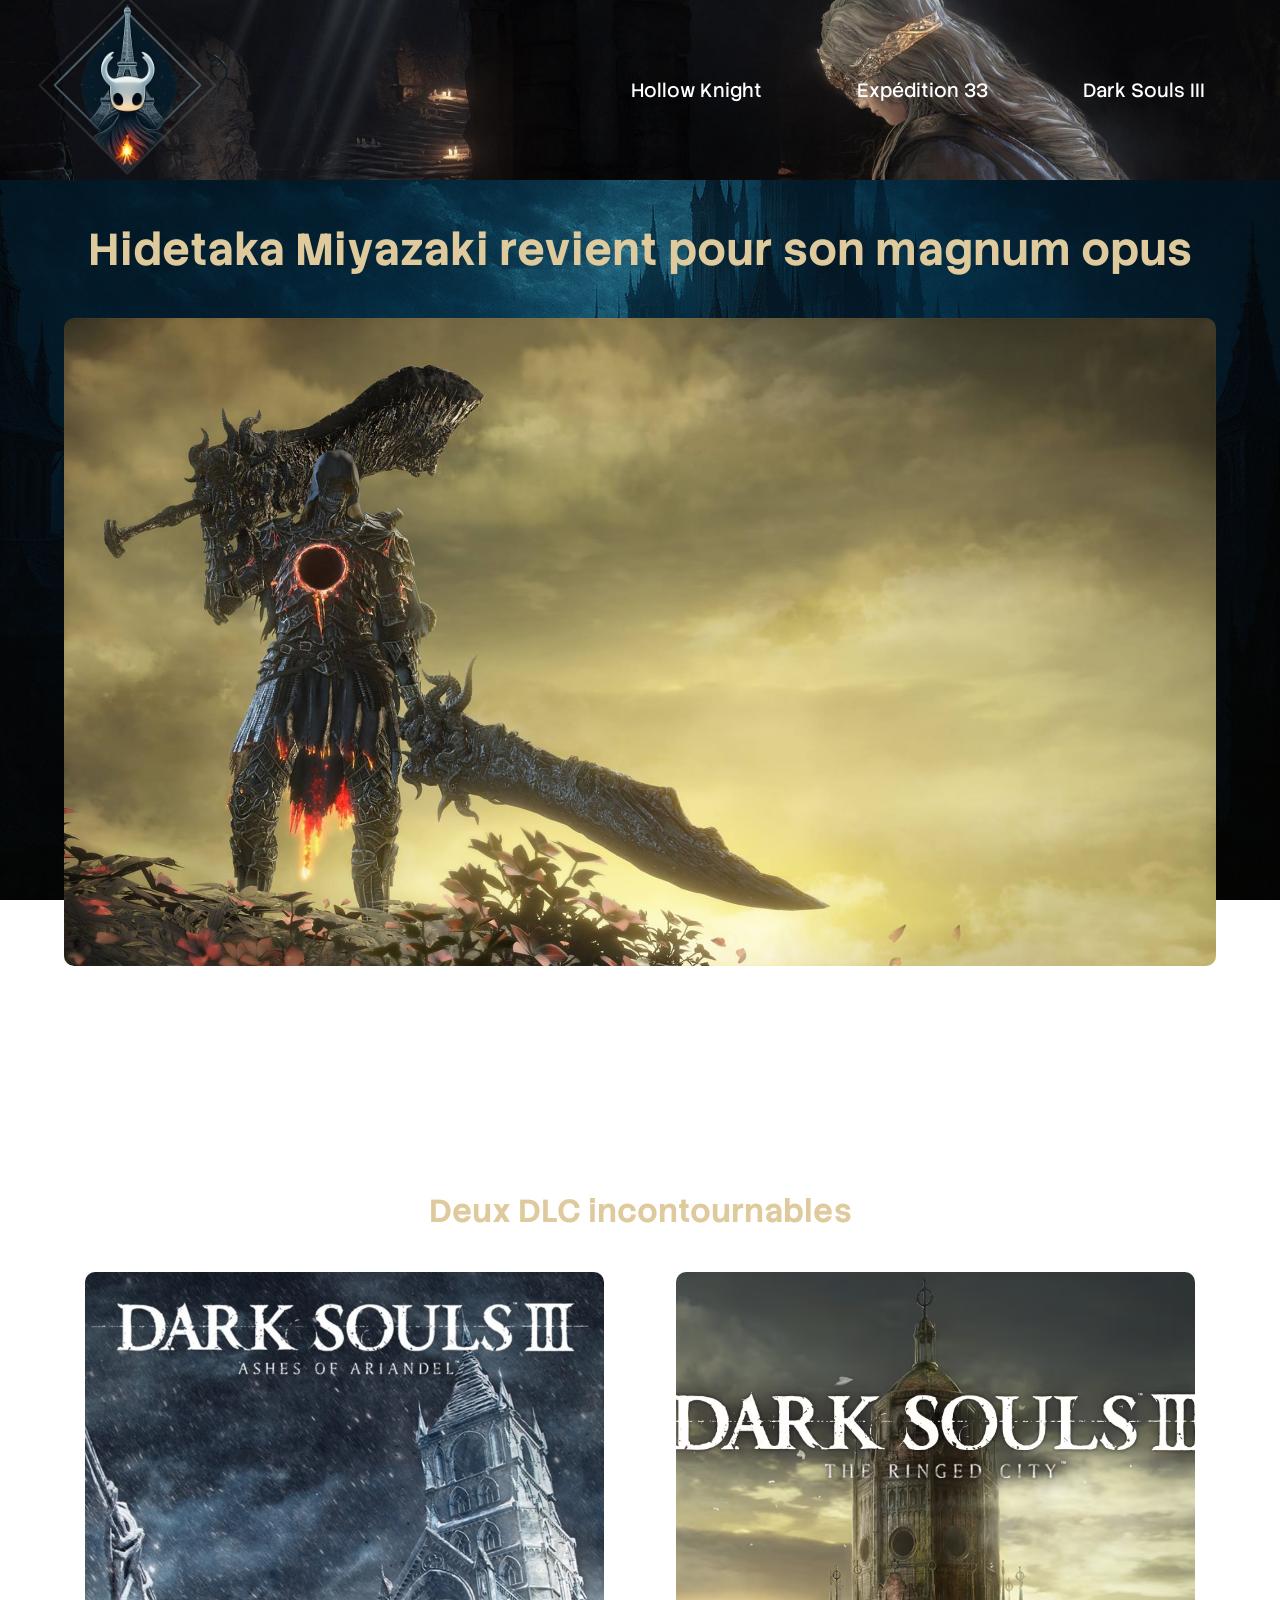
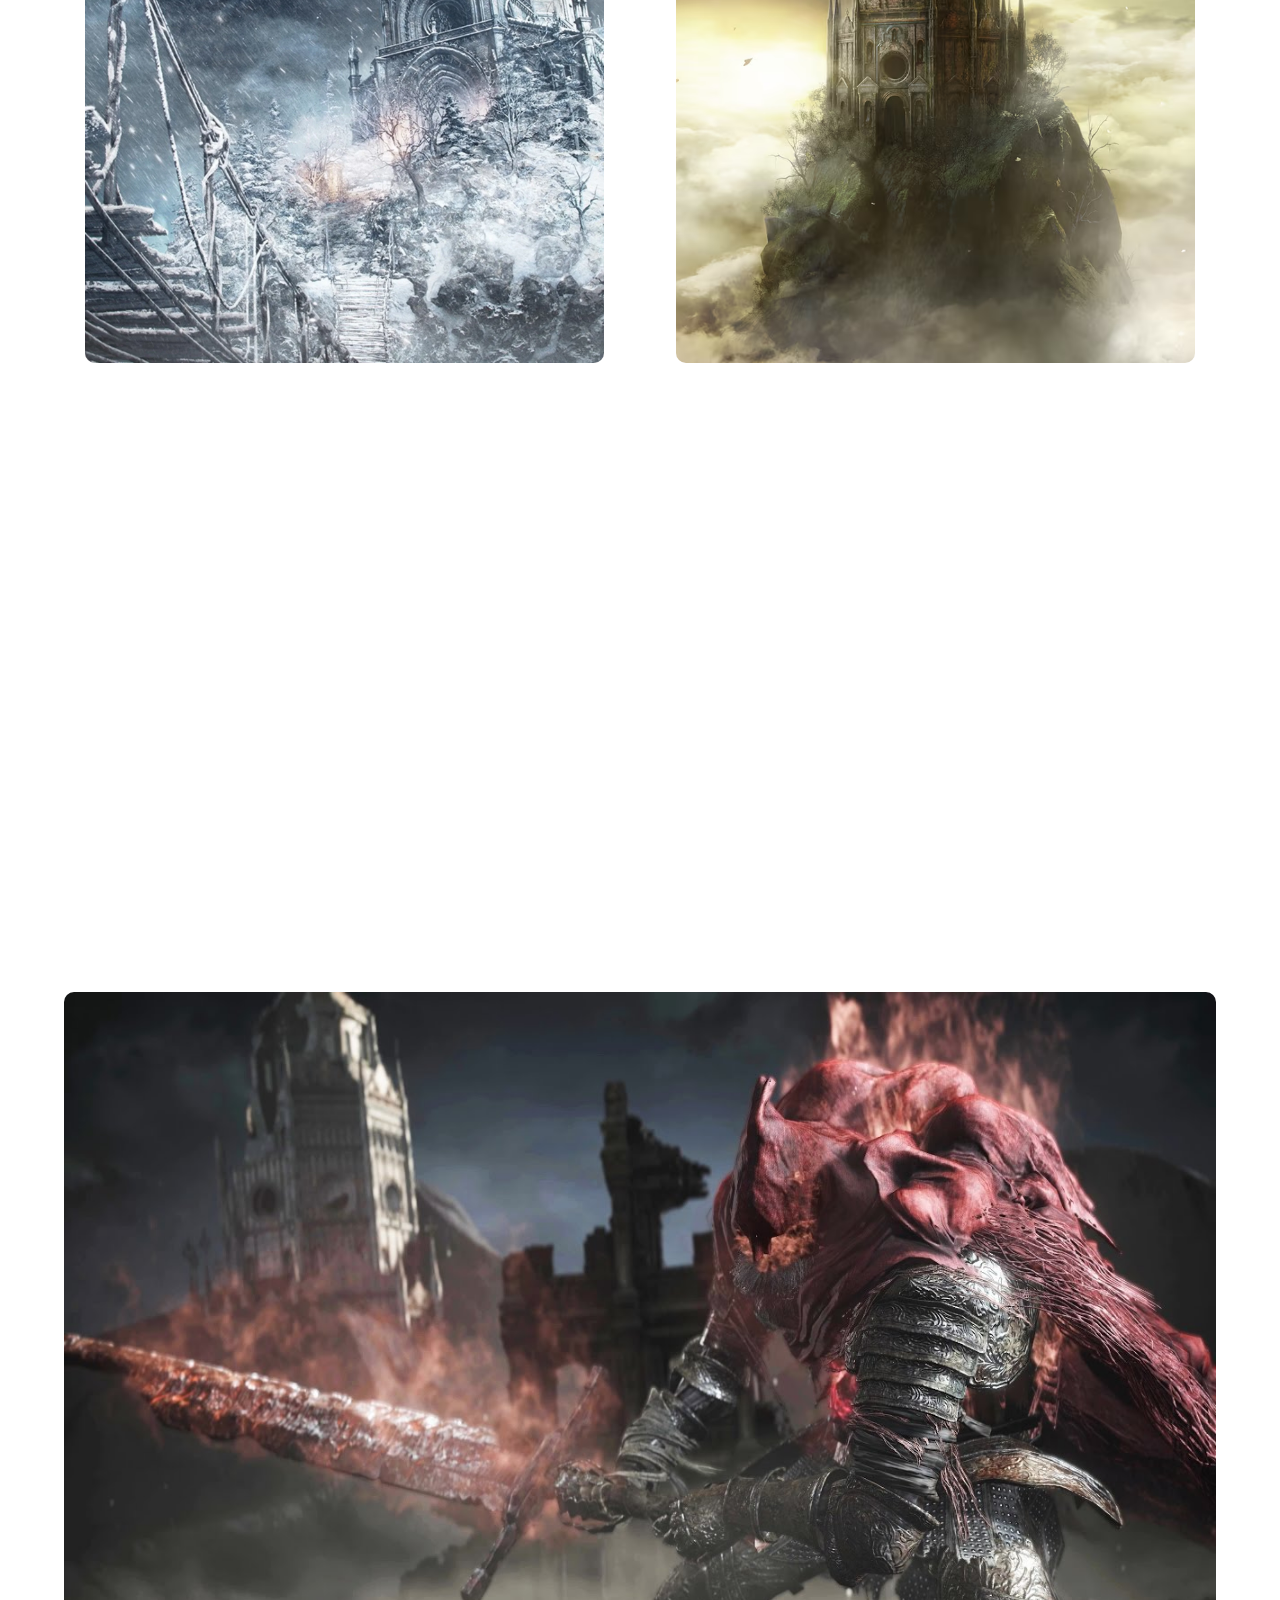
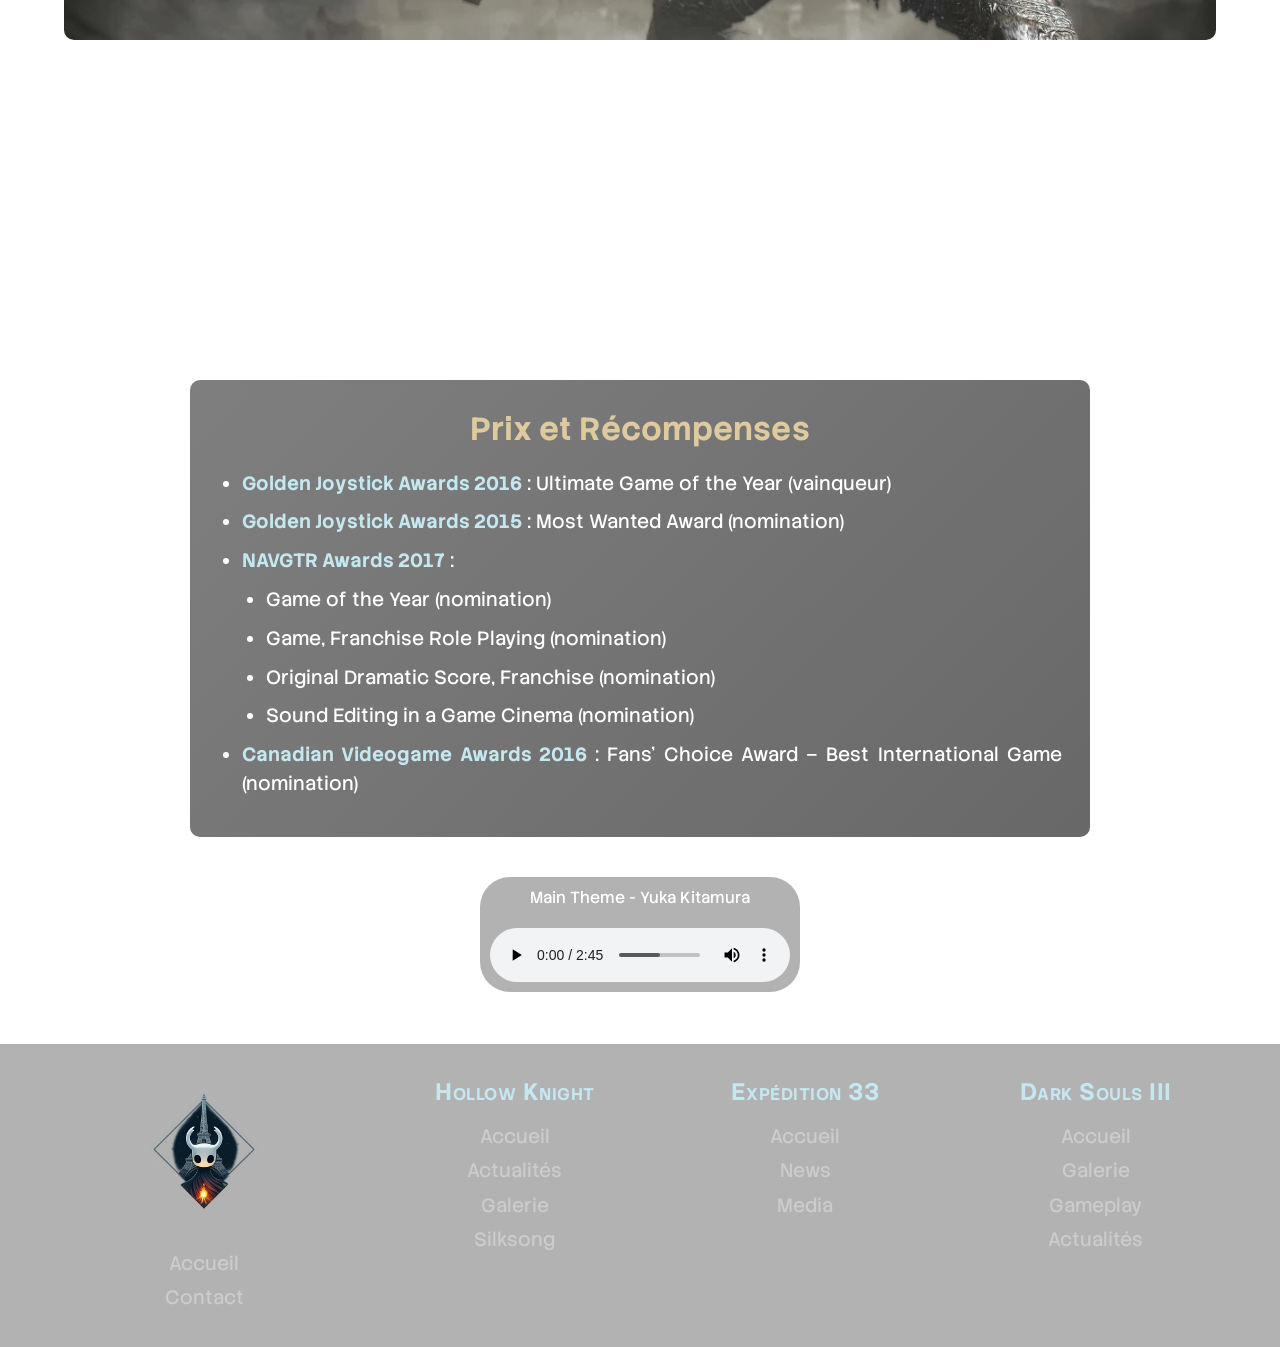
<file: fansite3/fansite3.html>
<html lang="fr"> 
<head>
  <meta charset="UTF-8">
  <meta name="viewport" content="width=device-width, initial-scale=1.0">
  <link rel="stylesheet" href="fansite3.css">
  <title>Dark Souls III</title>
</head>
<body>

<!-- label : objet d'une interface utilisateur -->
<label class="hamburger_menu">
  <!-- checkbox : permet de cliquer et d'avoir une réaction sans JS -->
  <input type="checkbox">
</label>

<div class="sidebar_container">
  <!-- aside : balise accessibilité pour un  
  élément sans rapport avec le contenu de la page -->
  <aside class="sidebar">
    <nav class="burger_links">
      <a href="../index.html" class="burger_link_home">Accueil</a>
      <a href="../fansite1/fansite1.html" class="burger_link_home">Hollow Knight</a>
      <a href="../fansite1/actualites.html">Actualités</a>
      <a href="../fansite1/galerie.html">Galerie</a>
      <a href="../fansite1/new_opus.html">Silksong</a>
      <a href="../fansite2/fansite2.html" class="burger_link_home">Expédition 33</a>
      <a href="../fansite2/news.html">News</a>
      <a href="../fansite2/media.html">Media</a>
      <a href="fansite3.html" class="burger_link_home">Dark Souls III</a>
      <a href="gallerie.html">Galerie</a>
      <a href="gameplay.html">Gameplay</a>
      <a href="actus.html">Actualités</a>
    </nav>
  </aside>
</div>

<header class="banner_box">
  <span>Dark Souls III</span>
  <p>L'avis d'un humble fan de la franchise sur son troisième opus</p>
</header> 

<nav class="desktop_nav_bar">
  <a href="../index.html">
    <img class="nav_logo" src="pictures/logo_final.png" alt="logo">
  </a>
  <div class="buttons_box">
    <div class="dropdown">
      <button class="dropdown_button">Hollow Knight</button>
      <div class="dropdown_content">
        <a href="../fansite1/fansite1.html">Accueil</a>
        <a href="../fansite1/actualites.html">Actualités</a>
        <a href="../fansite1/galerie.html">Galerie</a>
        <a href="../fansite1/new_opus.html">Silksong</a>
      </div>
    </div>
    <div class="dropdown">
      <button class="dropdown_button">Expédition 33</button>
      <div class="dropdown_content">
        <a href="../fansite2/fansite2.html">Accueil</a>
        <a href="../fansite2/news.html">News</a>
        <a href="../fansite2/media.html">Media</a>
      </div>
    </div>
    <div class="dropdown">
      <button class="dropdown_button">Dark Souls III</button>
      <div class="dropdown_content">
        <a href="fansite3.html">Accueil</a>
        <a href="gallerie.html">Galerie</a>
        <a href="gameplay.html">Gameplay</a>
        <a href="actus.html">Actualités</a>
      </div>
    </div>
  </div>
</nav>

<main class="index_container">
  <h1> Hidetaka Miyazaki revient pour son magnum opus </h1>
  <img src="pictures/character_with_darksing.jpg" class="index_picture">
  <p> Dark Souls III, sorti en 2016, est le troisième volet de la célèbre série d'action-RPG développée par FromSoftware 
    et dirigée par Hidetaka Miyazaki. Ce jeu marque le retour du créateur de la franchise après le succès retentissant 
    de Dark Souls, et la reception mitigée de Dark Souls II. Avec ce troisième et ultime volet, Miyazaki vise à conclure la trilogie avec une expérience 
    qui combine les meilleurs éléments des précédents jeux tout en introduisant de nouvelles mécaniques de gameplay et un univers encore plus riche.

<section class="dlc_container">
  <h2>Deux DLC incontournables</h2>
  <div class="dlc_pictures">
    <img src="pictures/dlc_ariandel.webp" alt="Ashes of Ariandel" class="dlc_picture">
    <img src="pictures/dlc_ringed.avif" alt="The Ringed City" class="dlc_picture">
  </div>
  <p>
  Dark Souls III ne s’est pas arrêté à son aventure principale : le jeu a bénéficié de deux extensions majeures, 
  toutes deux acclamées par les joueurs et la critique. Ces contenus additionnels enrichissent l’univers et offrent 
  des combats mémorables qui prolongent l’expérience. On pourrait croire que l’aventure se terminait avec la quête 
  principale, mais ces DLC ont ajouté une nouvelle profondeur, presque comme si FromSoftware avait voulu offrir un 
  dernier cadeau aux fans. Ils ne se contentent pas d’ajouter quelques heures de jeu : ils élargissent la mythologie, 
  proposent des environnements inédits et des boss qui marquent durablement la mémoire des joueurs. Bref, c’est le 
  genre de contenu qui transforme une bonne expérience en une épopée encore plus riche.
</p>
<p>
  Le premier, <em>Ashes of Ariandel</em>, est sorti le 25 octobre 2016. Il plonge le joueur dans le Monde Peint 
  d’Ariandel, une contrée glaciale rongée par la corruption. L’ambiance est oppressante et poétique, et l’affrontement 
  final contre Sœur Friede reste l’un des combats les plus marquants de la saga. Mais au-delà du boss, ce DLC séduit 
  par son atmosphère unique : les paysages enneigés, les ennemis étranges et la sensation d’isolement donnent 
  l’impression d’explorer une peinture vivante. On y retrouve ce mélange de beauté et de danger typique de Dark Souls, 
  où chaque pas peut être le dernier. C’est une extension qui, sans être la plus longue, a laissé une empreinte forte 
  grâce à son ambiance et son duel final absolument mémorable.
</p>
<img src="pictures/gael.jpg" class="index_picture">
<p>
  Le second, <em>The Ringed City</em>, est arrivé le 28 mars 2017. Ce DLC emmène le joueur aux confins du monde, dans 
  une cité mystérieuse où se mêlent ruines et secrets millénaires. L’atmosphère y est apocalyptique, et le dernier 
  combat contre l’Esclave Chevalier Gael conclut la trilogie sur une note épique et tragique. Mais ce n’est pas 
  seulement une fin spectaculaire : c’est aussi un voyage à travers des décors impressionnants, des ennemis redoutables 
  et des révélations sur la mythologie de l’univers. On sent que c’est la conclusion pensée comme un adieu, une façon 
  de dire « voilà, c’est fini » mais avec panache. Les joueurs qui l’ont parcouru parlent souvent de ce mélange de 
  grandeur et de mélancolie, comme si Dark Souls III tirait sa révérence en offrant un dernier feu d’artifice. 
</p>

</section>

<section class="awards">
  <h2> Prix et Récompenses </h2>
  <ul>
    <li><strong>Golden Joystick Awards 2016</strong> : Ultimate Game of the Year (vainqueur)</li>
    <li><strong>Golden Joystick Awards 2015</strong> : Most Wanted Award (nomination)</li>
    <li><strong>NAVGTR Awards 2017</strong> : 
      <ul>
        <li>Game of the Year (nomination)</li>
        <li>Game, Franchise Role Playing (nomination)</li>
        <li>Original Dramatic Score, Franchise (nomination)</li>
        <li>Sound Editing in a Game Cinema (nomination)</li>
      </ul>
    </li>
    <li><strong>Canadian Videogame Awards 2016</strong> : Fans' Choice Award – Best International Game (nomination)</li>
  </ul>
</section>

<div class ="audio_container">
    <span>Main Theme - Yuka Kitamura</span>
    <audio controls loop autoplay src="audio/DS3.mp3" class ="audio_player"></audio>
</div>

</main>

<footer class="footer_container">
  <div class = "footer_column">
    <img src="pictures/logo_final.png" alt="logo">
    <a href="../index.html">Accueil</a>
    <a href="../contact.html">Contact</a>
  </div>

  <div class = "footer_column">
    <h4 class="footer_title"> Hollow Knight</h4>
    <a href="../fansite1/fansite1.html">Accueil</a>
    <a href="../fansite1/actualites.html">Actualités</a>
    <a href="../fansite1/galerie.html">Galerie</a>
    <a href="../fansite1/new_opus.html">Silksong</a>
  </div>

  <div class = "footer_column">
    <h4 class="footer_title"> Expédition 33</h4>
    <a href="../fansite2/fansite2.html">Accueil</a>
    <a href="../fansite2/news.html">News</a>
    <a href="../fansite2/media.html">Media</a>
  </div>

  <div class = "footer_column">
    <h4 class="footer_title"> Dark Souls III</h4>
    <a href="fansite3.html">Accueil</a>
    <a href="gallerie.html">Galerie</a>
    <a href="gameplay.html">Gameplay</a>
    <a href="actus.html">Actualités</a>
  </div>
</footer>

</body>
</html>
</file>
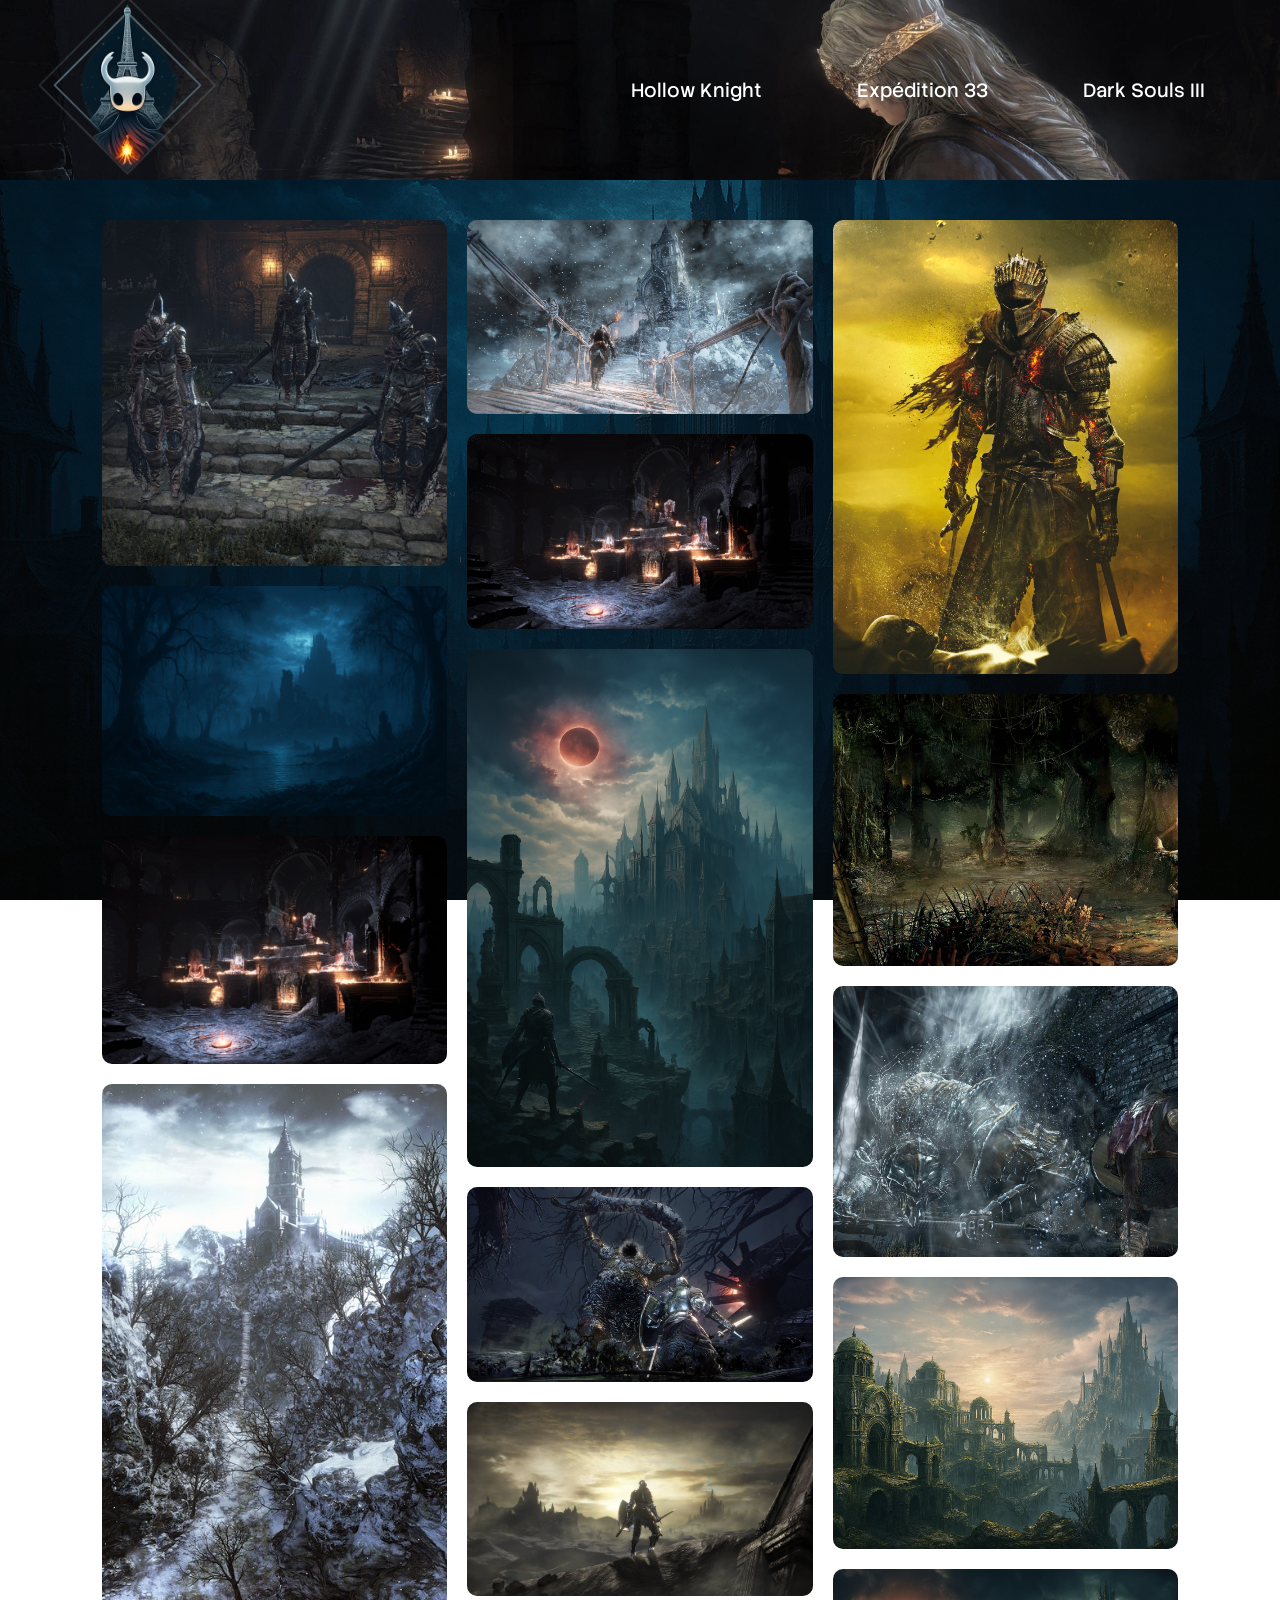
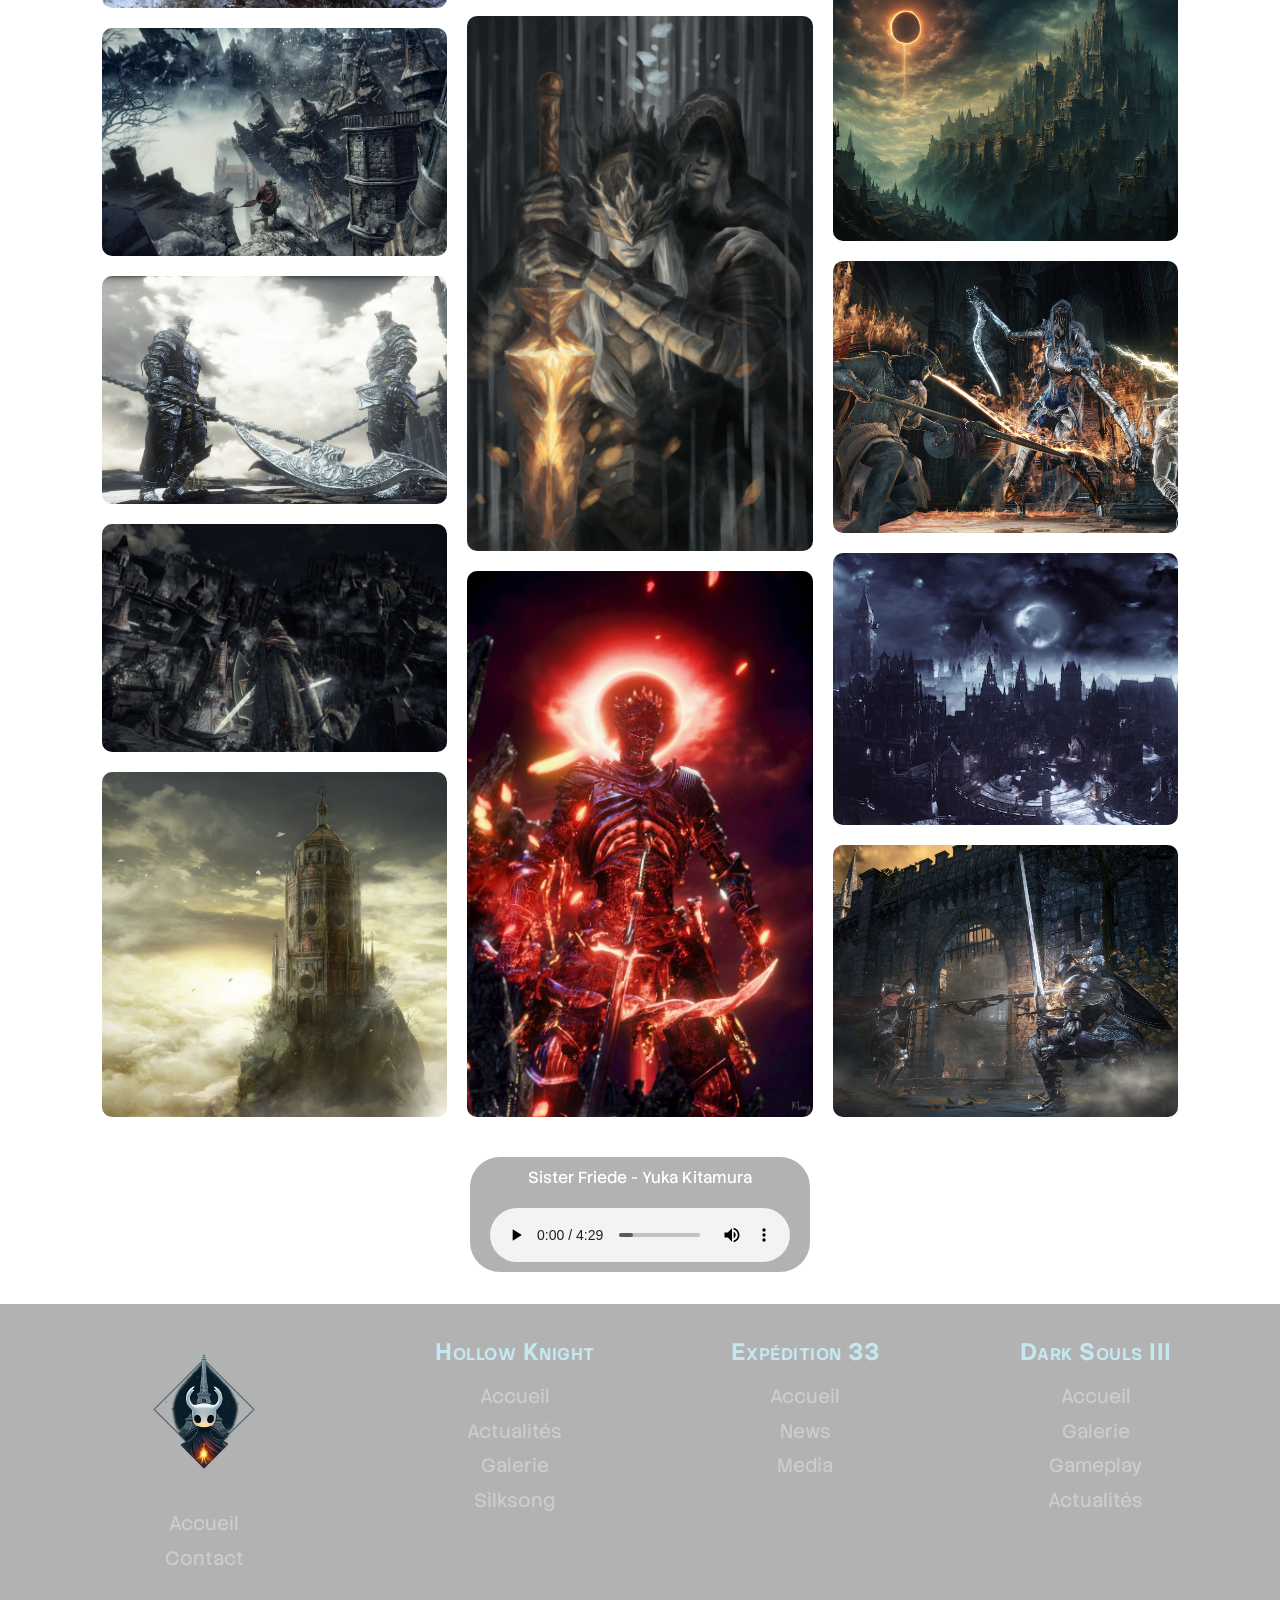
<file: fansite3/gallerie.html>
<html lang="fr">
<head>
  <meta charset="UTF-8">
  <meta name="viewport" content="width=device-width, initial-scale=1.0">
  <link rel="stylesheet" href="fansite3.css">
  <title>Gallerie</title>
</head>
<body>

<!-- label : objet d'une interface utilisateur -->
<label class="hamburger_menu">
  <!-- checkbox : permet de cliquer et d'avoir une réaction sans JS -->
  <input type="checkbox">
</label>

<div class="sidebar_container">
  <!-- aside : balise accessibilité pour un  
  élément sans rapport avec le contenu de la page -->
  <aside class="sidebar">
    <nav class="burger_links">
      <a href="../index.html" class="burger_link_home">Accueil</a>
      <a href="../fansite1/fansite1.html" class="burger_link_home">Hollow Knight</a>
      <a href="../fansite1/actualites.html">Actualités</a>
      <a href="../fansite1/galerie.html">Galerie</a>
      <a href="../fansite1/new_opus.html">Silksong</a>
      <a href="../fansite2/fansite2.html" class="burger_link_home">Expédition 33</a>
      <a href="../fansite2/news.html">News</a>
      <a href="../fansite2/media.html">Media</a>
      <a href="fansite3.html" class="burger_link_home">Dark Souls III</a>
      <a href="gallerie.html">Galerie</a>
      <a href="gameplay.html">Gameplay</a>
      <a href="actus.html">Actualités</a>
    </nav>
  </aside>
</div>

<nav class="desktop_nav_bar">
  <a href="../index.html">
    <img class="nav_logo" src="pictures/logo_final.png" alt="logo">
  </a>
  <div class="buttons_box">
    <div class="dropdown">
      <button class="dropdown_button">Hollow Knight</button>
      <div class="dropdown_content">
        <a href="../fansite1/fansite1.html">Accueil</a>
        <a href="../fansite1/actualites.html">Actualités</a>
        <a href="../fansite1/galerie.html">Galerie</a>
        <a href="../fansite1/new_opus.html">Silksong</a>
      </div>
    </div>
    <div class="dropdown">
      <button class="dropdown_button">Expédition 33</button>
      <div class="dropdown_content">
        <a href="../fansite2/fansite2.html">Accueil</a>
        <a href="../fansite2/news.html">News</a>
        <a href="../fansite2/media.html">Media</a>
      </div>
    </div>
    <div class="dropdown">
      <button class="dropdown_button">Dark Souls III</button>
      <div class="dropdown_content">
        <a href="fansite3.html">Accueil</a>
        <a href="gallerie.html">Galerie</a>
        <a href="gameplay.html">Gameplay</a>
        <a href="actus.html">Actualités</a>
      </div>
    </div>
  </div>
</nav>

<header class="banner_box">
  <span>Galerie</span>
  <p>Les plus beaux screenshots, vistas et fan-art de Dark Souls III</p>
</header>  

<main class="photo_gallery">

  <section class="gallery_column">
    <img src="pictures\abyss_watchers.jpg" alt="Veilleurs des abysses">
    <img src="pictures\farron_keep.png" alt="Farron">
    <img src="pictures\firelink_shrine.jpg" alt="Sanctuaire de Lige-Feu">
    <img src="pictures\ariandel.jpg" alt="Ariandel">
    <img src="pictures\dreg_heap.jpg" alt="Tas de débris">
    <img src="pictures\iudex_gundyr.jpg" alt="Iudex Gundir">
    <img src="pictures\kiln_first_flame.jpg" alt="Creuset de la première flamme">
    <img src="pictures\ringed_city_square.jpg" alt="Cité enclavée">
  </section>

  <section class="gallery_column">
    <img src="pictures\ariandel_bridge.jpg" alt="Pont d'Ariandel">
    <img src="pictures\firelink_shrine.jpg" alt="Sanctuaire de Lige-Feu">
    <img src="pictures\castle_with_sun.png" alt="Chateau ensoleillé">
    <img src="pictures\cleaver_enemy.jpg" alt="Enemmi avec machette">
    <img src="pictures\gael_arena.jpg" alt="Arène de Gael">
    <img src="pictures\lothric_lorian.jpg" alt="Lothric et Lorian">
    <img src="pictures\soul_of_cinder.jpg" alt="Ame des cendres">
  </section>

  <section class="gallery_column">
    <img src="pictures\ashen_one.jpg" alt="Morteflamme">
    <img src="pictures\road_of_sacrifices.webp" alt="Route des sacrifices">
    <img src="pictures\vordt.jpg" alt="Vordt de la vallée boréale">
    <img src="pictures\dragon_keep.png" alt="Donjon">
    <img src="pictures\dark_sun.png" alt="Soleil noir">
    <img src="pictures\dancer.jpg" alt="Danseur de la vallée boréale">
    <img src="pictures\irithyll.jpg" alt="Irithyll de la vallée boréale">
    <img src="pictures\pvp.jpg" alt="PvP">
  </section>

</main>

<div class ="audio_container">
    <span>Sister Friede - Yuka Kitamura</span>
    <audio controls loop autoplay src="audio/Sister_Friede.mp3" class ="audio_player"></audio>
</div>

<footer class="footer_container">
  <div class = "footer_column">
    <img src="pictures/logo_final.png" alt="logo">
    <a href="../index.html">Accueil</a>
    <a href="../contact.html">Contact</a>
  </div>

  <div class = "footer_column">
    <h4 class="footer_title"> Hollow Knight</h4>
    <a href="../fansite1/fansite1.html">Accueil</a>
    <a href="../fansite1/actualites.html">Actualités</a>
    <a href="../fansite1/galerie.html">Galerie</a>
    <a href="../fansite1/new_opus.html">Silksong</a>
  </div>

  <div class = "footer_column">
    <h4 class="footer_title"> Expédition 33</h4>
    <a href="../fansite2/fansite2.html">Accueil</a>
    <a href="../fansite2/news.html">News</a>
    <a href="../fansite2/media.html">Media</a>
  </div>

  <div class = "footer_column">
    <h4 class="footer_title"> Dark Souls III</h4>
    <a href="fansite3.html">Accueil</a>
    <a href="gallerie.html">Galerie</a>
    <a href="gameplay.html">Gameplay</a>
    <a href="actus.html">Actualités</a>
  </div>
</footer>

</body>
</html>
</file>
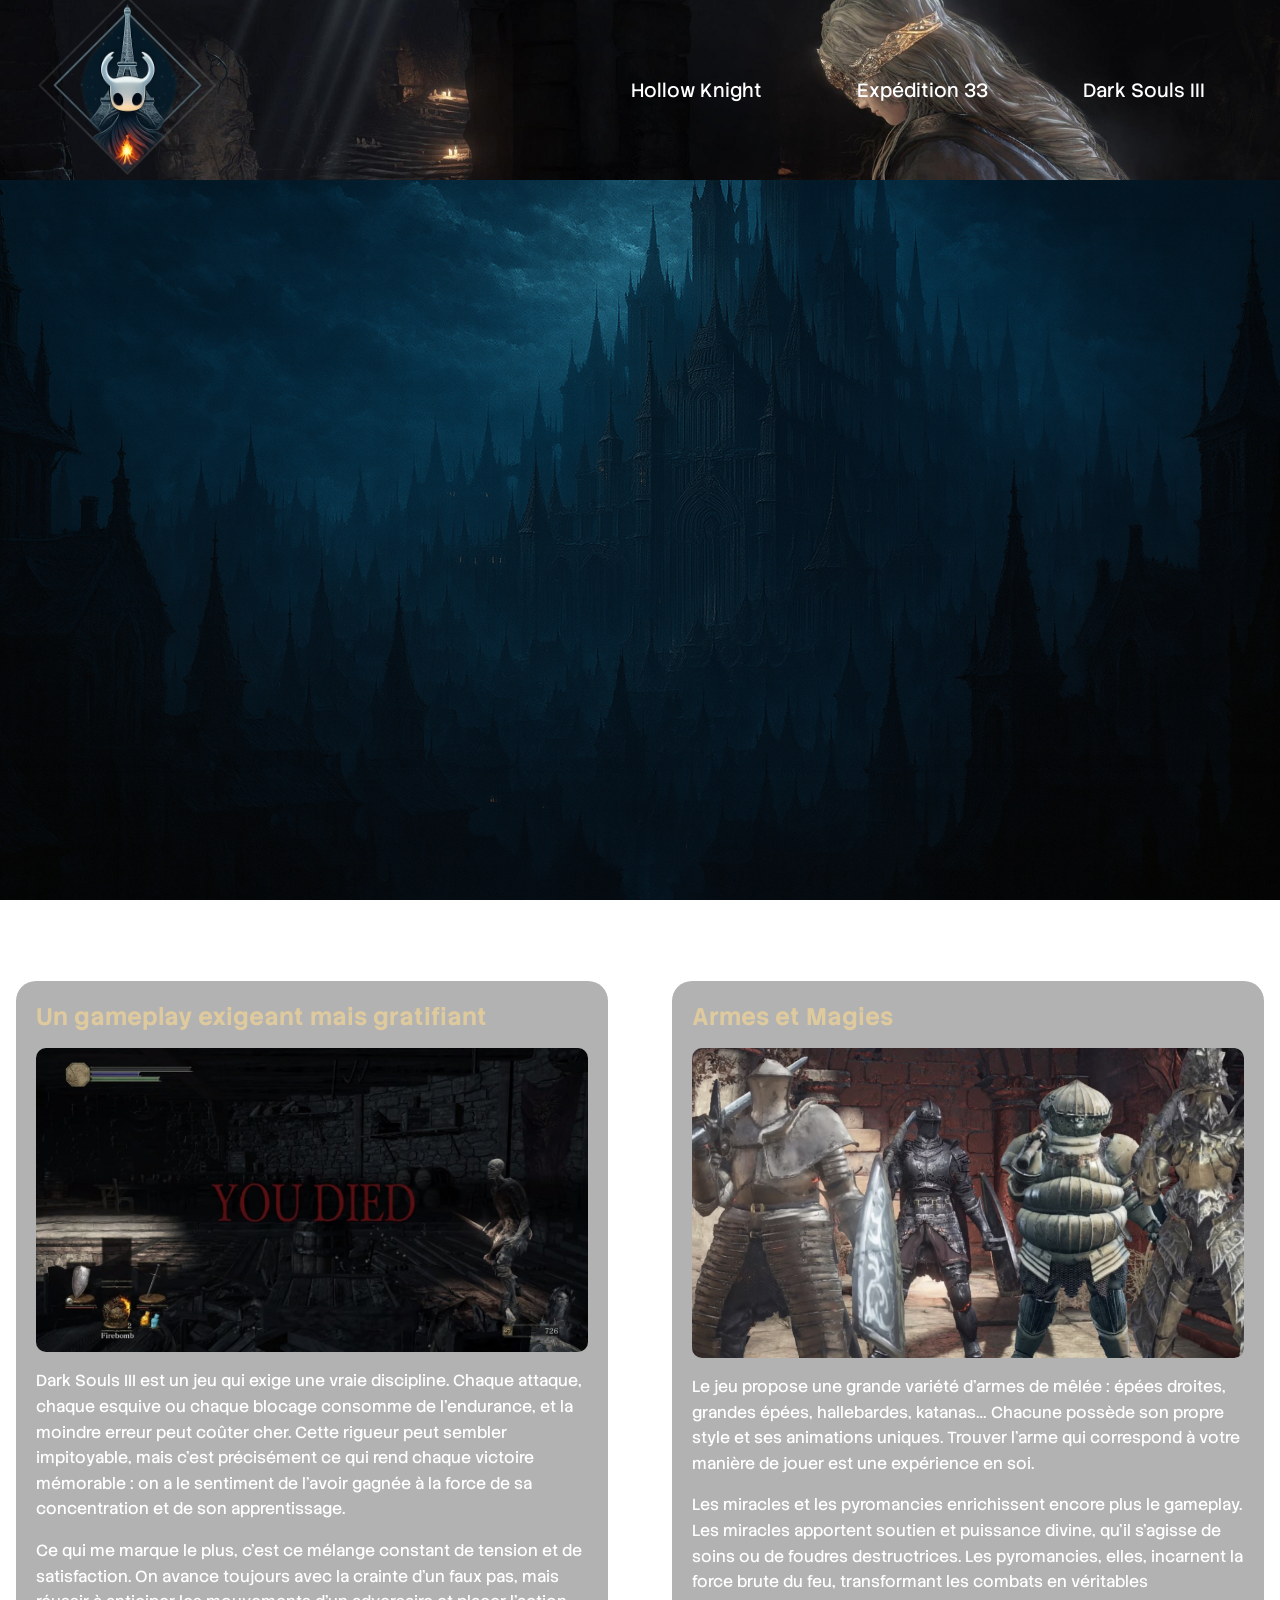
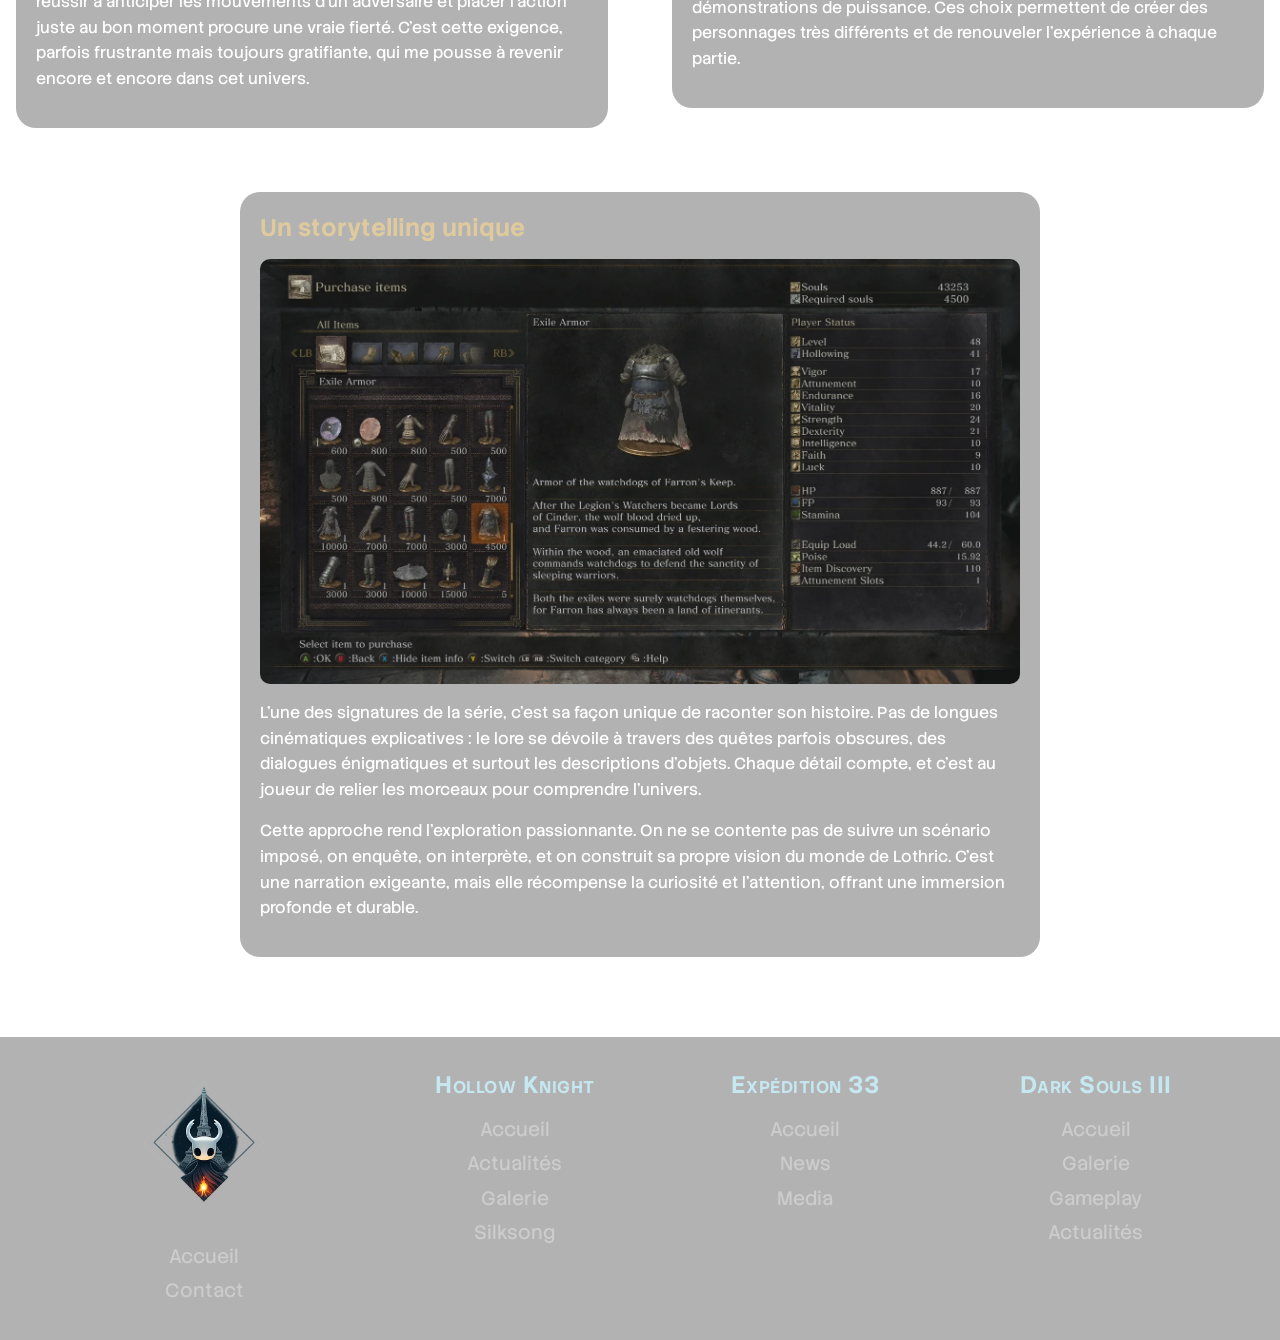
<file: fansite3/gameplay.html>
<html lang="fr">
<head>
  <meta charset="UTF-8">
  <meta name="viewport" content="width=device-width, initial-scale=1.0">
  <link rel="stylesheet" href="fansite3.css">
  <title>Gameplay</title>
</head>
<body>

<!-- label : objet d'une interface utilisateur -->
<label class="hamburger_menu">
  <!-- checkbox : permet de cliquer et d'avoir une réaction sans JS -->
  <input type="checkbox">
</label>

<div class="sidebar_container">
  <!-- aside : balise accessibilité pour un  
  élément sans rapport avec le contenu de la page -->
  <aside class="sidebar">
    <nav class="burger_links">
      <a href="../index.html" class="burger_link_home">Accueil</a>
      <a href="../fansite1/fansite1.html" class="burger_link_home">Hollow Knight</a>
      <a href="../fansite1/actualites.html">Actualités</a>
      <a href="../fansite1/galerie.html">Galerie</a>
      <a href="../fansite1/new_opus.html">Silksong</a>
      <a href="../fansite2/fansite2.html" class="burger_link_home">Expédition 33</a>
      <a href="../fansite2/news.html">News</a>
      <a href="../fansite2/media.html">Media</a>
      <a href="fansite3.html" class="burger_link_home">Dark Souls III</a>
      <a href="gallerie.html">Galerie</a>
      <a href="gameplay.html">Gameplay</a>
      <a href="actus.html">Actualités</a>
    </nav>
  </aside>
</div>

<nav class="desktop_nav_bar">
  <a href="../index.html">
    <img class="nav_logo" src="pictures/logo_final.png" alt="logo">
  </a>
  <div class="buttons_box">
    <div class="dropdown">
      <button class="dropdown_button">Hollow Knight</button>
      <div class="dropdown_content">
        <a href="../fansite1/fansite1.html">Accueil</a>
        <a href="../fansite1/actualites.html">Actualités</a>
        <a href="../fansite1/galerie.html">Galerie</a>
        <a href="../fansite1/new_opus.html">Silksong</a>
      </div>
    </div>
    <div class="dropdown">
      <button class="dropdown_button">Expédition 33</button>
      <div class="dropdown_content">
        <a href="../fansite2/fansite2.html">Accueil</a>
        <a href="../fansite2/news.html">News</a>
        <a href="../fansite2/media.html">Media</a>
      </div>
    </div>
    <div class="dropdown">
      <button class="dropdown_button">Dark Souls III</button>
      <div class="dropdown_content">
        <a href="fansite3.html">Accueil</a>
        <a href="gallerie.html">Galerie</a>
        <a href="gameplay.html">Gameplay</a>
        <a href="actus.html">Actualités</a>
      </div>
    </div>
  </div>
</nav>

<header class="banner_box">
  <span>Gameplay</span>
  <p>Gameplay et Lore dans le monde de Lothric</p>
</header>  

<main class="gameplay_container">

  <iframe class="trailer_video" 
    src="https://www.youtube-nocookie.com/embed/Me7xIqn23vE?si=Nj1cjdsLZlubKQovautoplay=1" 
    title="YouTube video player" frameborder="0" 
    allow="accelerometer; autoplay; clipboard-write; encrypted-media; gyroscope; picture-in-picture; web-share" 
    referrerpolicy="strict-origin-when-cross-origin" allowfullscreen>
  </iframe>

  <section class="gameplay_description">
    <h2>Un gameplay exigeant mais gratifiant</h2>
    <img class="gameplay_pic" src="pictures/i_died.jpg" alt="Combat Dark Souls 3">
   <p>
    Dark Souls III est un jeu qui exige une vraie discipline. Chaque attaque, chaque esquive ou 
    chaque blocage consomme de l’endurance, et la moindre erreur peut coûter cher. Cette rigueur 
    peut sembler impitoyable, mais c’est précisément ce qui rend chaque victoire mémorable : 
    on a le sentiment de l’avoir gagnée à la force de sa concentration et de son apprentissage.
   </p>
    <p>
    Ce qui me marque le plus, c’est ce mélange constant de tension et de satisfaction. On avance 
    toujours avec la crainte d’un faux pas, mais réussir à anticiper les mouvements d’un adversaire 
    et placer l’action juste au bon moment procure une vraie fierté. C’est cette exigence, parfois 
    frustrante mais toujours gratifiante, qui me pousse à revenir encore et encore dans cet univers.
    </p>
  </section>

  <section class="gameplay_weapons">
    <h2>Armes et Magies</h2>
    <img class="gameplay_pic" src="pictures/builds.avif" alt="Armes et magies Dark Souls 3">
    <p>
      Le jeu propose une grande variété d’armes de mêlée : épées droites, grandes épées, hallebardes, katanas… 
      Chacune possède son propre style et ses animations uniques. Trouver l’arme qui correspond à votre manière 
      de jouer est une expérience en soi.
    </p>
    <p>
      Les miracles et les pyromancies enrichissent encore plus le gameplay. Les miracles apportent soutien et puissance divine, 
      qu’il s’agisse de soins ou de foudres destructrices. Les pyromancies, elles, incarnent la force brute du feu, 
      transformant les combats en véritables démonstrations de puissance. Ces choix permettent de créer des personnages 
      très différents et de renouveler l’expérience à chaque partie.
    </p>
  </section>

  <section class="gameplay_lore">
    <h2>Un storytelling unique</h2>
    <img class="gameplay_pic" src="pictures/item_description.webp" alt="Lore Dark Souls 3">
    <p>
      L’une des signatures de la série, c’est sa façon unique de raconter son histoire. 
      Pas de longues cinématiques explicatives : le lore se dévoile à travers des quêtes parfois obscures, 
      des dialogues énigmatiques et surtout les descriptions d’objets. Chaque détail compte, et c’est au joueur 
      de relier les morceaux pour comprendre l’univers.
    </p>
    <p>
      Cette approche rend l’exploration passionnante. On ne se contente pas de suivre un scénario imposé, 
      on enquête, on interprète, et on construit sa propre vision du monde de Lothric. 
      C’est une narration exigeante, mais elle récompense la curiosité et l’attention, 
      offrant une immersion profonde et durable.
    </p>
  </section>

</main>

<footer class="footer_container">
  <div class = "footer_column">
    <img src="pictures/logo_final.png" alt="logo">
    <a href="../index.html">Accueil</a>
    <a href="../contact.html">Contact</a>
  </div>

  <div class = "footer_column">
    <h4 class="footer_title"> Hollow Knight</h4>
    <a href="../fansite1/fansite1.html">Accueil</a>
    <a href="../fansite1/actualites.html">Actualités</a>
    <a href="../fansite1/galerie.html">Galerie</a>
    <a href="../fansite1/new_opus.html">Silksong</a>
  </div>

  <div class = "footer_column">
    <h4 class="footer_title"> Expédition 33</h4>
    <a href="../fansite2/fansite2.html">Accueil</a>
    <a href="../fansite2/news.html">News</a>
    <a href="../fansite2/media.html">Media</a>
  </div>

  <div class = "footer_column">
    <h4 class="footer_title"> Dark Souls III</h4>
    <a href="fansite3.html">Accueil</a>
    <a href="gallerie.html">Galerie</a>
    <a href="gameplay.html">Gameplay</a>
    <a href="actus.html">Actualités</a>
  </div>
</footer>

</body>
</html>
</file>
<file: styles.css>
:root{
    --color1:#040404;
    --color2:#242543;
    --color3:#7E8AAC;
    --color4:#C5E7F0;
    --color5:#FFFFFF;
    --transparent1:rgba(36, 37, 67, 0.8); 
    --transparent2:rgba(4, 4, 4, 0.8); 
}
    /* Style global de la page */
body{
    margin: 0;
    background-image:url("./fansite1/images/Mix_logo-accueil.jpg");
    background-size: cover;
    background-position: center;
    background-attachment: fixed;
    font-family: sans-serif;
    /*display: flex;*/
    align-items: center;
    min-height: 100vh;
}
.index_container{
    display: flex;
    flex-direction: column;
    height: 100vh;
    justify-content: space-between;
}
/*-------------------------------------------------------------------*/
/* DEBUT FOOTER */
.footer-nav{ 
    display: flex;
    flex-direction: row;
    justify-content: space-evenly;
    align-items: center;
    height:auto;
    background-color:var(--color1);
    color: var(--color2);
    align-items: baseline;
}
.column{
    padding: 25px;
}
.footer-github{
    background-color: var(--color2);
    height: 17%;
    display: flex;
    justify-content: space-around;
    align-items: center;
}
footer a{
    color: var(--color3);
    text-decoration: none;
}
footer a:hover{
    color: var(--color2);
}
ul{
    list-style: none;
    margin: 0;
    padding: 0;
}
.pic-size{
    max-width: 25px;
}
#contact{
  color: var(--color5);
}

/* fin footer */
/*-------------------------------------------------------------------*/
/* BURGER + NAV BAR */

* {
  padding : 0;
  margin : 0;
  box-sizing: border-box;
}

a {
  color: white; 
  text-decoration: none;
}

/* root selectionne l'élément racine du document, ici <html>
c'est ici qu'on déclare les variables CSS */
:root {
  --burger_bar_width : 45px ;
  --burger_bar_height : 6px ;
  --burger_gap : 6px ;
  --burger_background_color : rgba(255, 255, 255, 1) ; 
  --burger_slider_color : rgba(0, 0, 0, 0.9) ; 
  /* ease-in-out : début et fin rapide */
  --burger_animation_time : 300ms ease-in-out ;
  --hamburger_margin : 10px ; 

  /* on calcule la hauteur de l'élement en entier pour déterminer la longueur
  finale des barres quand elles se transforment en croix */
  --hamburger_menu_height : calc(var(--burger_bar_height) * 3 + (var(--burger_gap) * 2)) ;
}

.hamburger_menu {
  display: flex ;
  flex-direction : column ;
  gap : var(--burger_gap) ; 
  width: max-content ; /* la largeur clickable n'est que celle sous les barres */

  /* ne bouge pas en scrollant, fixé en haut a droite */
  position : fixed ; 
  top : var(--hamburger_margin) ;
  right : calc(var(--hamburger_margin) * 2) ;

  z-index: 100; /* supérieur à 0 donc apparait toujours en avant */

  cursor : pointer ; 

  /* calcul de la largeur de la croix après transformation : 
  hauteur du menu x racine carrée de 2 */
  --cross-width : calc(var(--hamburger_menu_height) * 1.414213);
}

/* les trois barres du burger seront la checkbox, 
un élément avant, un élément après */
.hamburger_menu::before,
.hamburger_menu::after,
.hamburger_menu input {
  content: "" ;
  width : var(--burger_bar_width) ;
  height : var(--burger_bar_height) ; 
  background-color: var(--burger_background_color) ;
  border-radius : 999px ; 

  transition : opacity var(--burger_animation_time), width var(--burger_animation_time), 
  rotate var(--burger_animation_time), translate var(--burger_animation_time) ;
  
  /* transition des deux lignes en croix :  
  la rotation se fait atour du bon point*/
  transform-origin: right center;
}

.hamburger_menu input {
  /* on ne veut pas interagir avec la checkbox 
  mais avec tout son conteneur (les 3 barres) */
  appearance: none ;
  outline : none ;
  pointer-events: none ; 
}

.hamburger_menu input:checked {
  /* la barre du milieu disparait pour faire la croix */
  opacity : 0 ;
  width : 0 ; 
}

/* si le hamburger menu a son input checked, alors agit sur 
::before et ::after càd les barres du haut/bas*/
.hamburger_menu:has(input:checked)::before {
  rotate: -45deg ;
  width: var(--cross-width);
  /* on décale legerement les barres pour tenir compte de leur épaisseur
  on décale l'abcisse de 0, l'ordonnée de la moitié de l'épaisseur */
  translate : 0 calc(var(--burger_bar_height) / -2) ;
}
.hamburger_menu:has(input:checked)::after {
  rotate: 45deg ;
  width: var(--cross-width);
  translate : 0 calc(var(--burger_bar_height) / 2) ;
}

.sidebar_container {
  display: flex;
  justify-content: flex-end;
}

.sidebar {
  transition: translate var(--burger_animation_time);
  translate: 100%;
  padding: 1rem 1.5rem;
  padding-top: calc(var(--hamburger_menu_height) + var(--hamburger_margin) + 0.5rem);
  background-color: var(--burger_slider_color);
  color: var(--burger_background_color);
  width: 100vw;
  height: 100vh;
  position: fixed;
  overflow-y: auto;
  z-index: 99;
}

.hamburger_menu:has(input:checked) ~ .sidebar_container .sidebar {
  translate: 0;
}

.burger_links {
  display: flex;
  flex-direction: column;
  gap: 0.75rem;
  padding-left: 1.5rem;
}

.burger_links a {
  font-size: 1.1rem;
  padding: 0.1rem 0;
  text-decoration: none;
  color: inherit;
}

.burger_link_home {
  font-size: 1.3rem;
  font-weight: bold;
  margin-top: 1.5rem;
  margin-bottom: 0.5rem;
  color: #C5E7F0 ;
}

.burger_links a:hover {color : #C5E7F0;}
/*fin burger menu*/
/*-------------------------------------------------------------------*/
/* NAV BAR DESKTOP */
.desktop_nav_bar {
  background-color: rgba(0, 0, 0, 0.3);
  width: 100%;
  display: flex;
  justify-content: space-between ;
  align-items: center;
  padding: 0 15px;
}

.desktop_nav_bar img {
  height: 15vh;
  border-radius: 999px;
  margin-right: 20px;
}

.buttons_box {
  display: flex;
  gap: 15px;
}

.dropdown {position: relative;}

.dropdown_button {
  background-color: rgba(255, 255, 255, 0);
  color: white;
  padding: 10px 20px;
  margin-right : 40px ;
  border: none;
  cursor: pointer;
  font-family: inherit;
  font-size: 1.2rem;
  border-radius: 5px;
}

.dropdown_button:hover {background-color: rgba(255, 255, 255, 0.05);}

.dropdown_content {
  display: none;
  position: absolute;
  top: 100%;
  left: 0;
  background-color: rgba(0, 0, 0, 0.9);
  min-width: 160px;
  z-index: 1;
  border-radius: 5px;
  overflow: hidden;
}

.dropdown_content a {
  font-size: 1.2rem ;
  padding: 18px 20px;
  display: block;
}

.dropdown_content a:hover {
  color : #75dcf8;
}

.dropdown:hover .dropdown_content {
  display: block;
}

.dropdown:hover .dropdown_content {display: block;}

@media screen and (max-width: 799px) {
  .desktop_nav_bar {display: none ;}
}

@media screen and (min-width: 800px) and (max-width: 1279px) {
  .desktop_nav_bar {display: none ;}
  .sidebar {width: 45vw;}
  .burger_links a {font-size: 18px;}
}

@media screen and (min-width: 1280px) {
  .hamburger_menu {display: none;}
  .sidebar {display : none ;}
  .banner_box {display : none ;}
}

/* Fin nav bar desktop */
/*-------------------------------------------------------------------*/
/*Début présentation*/

.presentation{
    display: flex;
    flex-direction: column;
    align-items: center;
    justify-content: center;
    text-align: center;
    background-color: var(--transparent1);
    padding: 20px;
    margin: 70px 20px 20px 20px;
    border-radius: 15px;
}

.presentation h1{
    color : var(--color4);
    font-size: 1.5rem;
    margin-bottom: 15px;
}

.presentation p{
    color : var(--color5);
    font-size: 1rem;
    max-width: 800px;
    line-height: 1.6;
}

@media screen and (min-width: 1024px){
  .presentation {
    margin : 20px ; 
    max-width: 1224px ;
    align-self: center;
  }
}

/*Fin présentation*/
/*-------------------------------------------------------------------*/
/*DEBUT CARROUSEL*/

/* Conteneur du slider */
.slider{width: 100%;}
/* Cacher les inputs */
.slider input{display: none;}

/* Conteneur des .carrousel items*/
.carrousel{
    display: flex;
    align-items: center;
    justify-content: center;
    position: relative;
    min-height: 440px;
    perspective: 1000px;
    overflow:hidden;
    margin-bottom: 30px;
}
/* Style des slides */
.carrousel .item {
    width: 300px;
    /*padding: 30px;*/
    border-radius: 30px;
    background-color: #21262d;
    position: absolute;
    box-sizing: border-box;
    text-align: center;
    transition: transform 0.4s;
    box-shadow: 0 0 10px rgba(0,0,0,0.3);
    user-select: none;
    cursor: pointer;
}
.item p{
    align-items: center;
    justify-content: center;
    justify-self: center;
}
/* Style des titres interieurs des slides */
.carrousel .item img{border-radius: 30px;}
/*.carrousel .item {
    background-size: cover;
    background-position: center;
    object-fit: cover;
}*/
.carrousel .item img{
    width: 100%;
    height: fit-content;
}

/* Position des points */
.dots{
    display: flex;
    justify-content: center;
    align-items: center;
}
/* Style des points */
.dots label{
    
    width: 5px;
    height: 5px;
    border-radius: 50%;
    cursor: pointer;
    background-color: #ffffff;
    margin: 7px;
    transition-duration: 0.2s;
}
/* Style et positionnement des slides en fonction du point selectionné */
#t-1:checked ~ .dots label[for="t-1"],
#t-2:checked ~ .dots label[for="t-2"],
#t-3:checked ~ .dots label[for="t-3"]{
    transform: scale(2);
    background-color: #fff;
    box-shadow: 0px 0px 0px 3px #dddddd24;
}

#t-1:checked ~ .dots label[for="t-2"],
#t-2:checked ~ .dots label[for="t-1"],
#t-2:checked ~ .dots label[for="t-3"],
#t-3:checked ~ .dots label[for="t-2"]{
    transform: scale(1.5);
}

#t-1:checked ~ .carrousel label[for="t-2"],
#t-2:checked ~ .carrousel label[for="t-3"],
#t-3:checked ~ .carrousel label[for="t-1"]{   
    transform: translate3d(325px, 0, -90px) rotateY(-15deg);
    z-index:3;
}

#t-2:checked ~ .carrousel label[for="t-1"],
#t-3:checked ~ .carrousel label[for="t-2"],
#t-1:checked ~ .carrousel label[for="t-3"] {
    transform: translate3d(-325px, 0, -90px) rotateY(15deg);
    z-index: 3;
}

#t-1:checked ~ .carrousel label[for="t-1"],
#t-2:checked ~ .carrousel label[for="t-2"],
#t-3:checked ~ .carrousel label[for="t-3"]{
  z-index: 4;
}


@media screen and (min-width: 1024px) {
  .carrousel {
    min-height: 75vh; /* occupe presque toute la hauteur de l’écran */
  }

  .carrousel .item {   /* largeur plus grande */
    height: 75vh;
    width : auto ;    
    border-radius: 40px;
  }

  .carrousel .item img {
    width: 100%;
    height: 100%;
    object-fit: cover; /* garde le portrait sans déformation */
    border-radius: 40px;
  }
}


/*FIN CARROUSEL*/

/*FORMULAIRE DE CONTACT*/

.contact-container {
  display: flex;
  flex-wrap: wrap;
  max-width: 1000px;
  margin: auto;
  border-radius: 8px;
  /* gap : 20px ; */
}

.form-section, .info-section {
  /* flex : 1= peut grow 1=peut shrink 
  370px = taille de base avant grow ou shrink */
  flex: 1 1 370px;
  padding: 40px;
  background-color: rgba(0, 0, 0, 0.7);
  margin : 20px 0px ;

}

.form-section h2, .info-section h2 {
  margin-bottom: 20px;
  color: #C5E7F0;
}

form input, form textarea {
  width: 100%;
  padding: 12px;
  margin-bottom: 15px;
  border: none;
  border-radius: 4px;
  font-size: 16px;
  background-color: #7E8AAC;
}

form input::placeholder, form textarea::placeholder {
  color : black ;
}

form button {
  background-color: #242543;
  color: white;
  border: none;
  padding: 14px 20px;
  font-size: 16px;
  border-radius: 4px;
  cursor: pointer;
  transition: background-color 0.3s ease;
}

form button:hover {
  background-color: #3c3e87;
}

.info-section p {
  margin-bottom: 12px;
  color: #ffffff;
}

@media (max-width: 768px) {
  .contact-container {
    flex-direction: column;
  }

  .form-section, .info-section {
    flex: none;        
    width: 100%;        
    margin: 0 ;  
    height : auto ;
  }
}




/*FIN FORMULAIRE DE CONTACT*/
</file>
<file: fansite1/fansite1.css>
/*body{
    margin: 0;
    font-family: sans-serif;
    align-items: center;
    min-height: 100vh;
    background-color: #212f4c;
}
*/
body {
  background-image: url("./images/sample_0.jpg");
  background-size: cover;
  background-position: center;
  background-repeat: no-repeat;
  background-attachment: fixed;
  font-family:Inter,ui-sans-serif,system-ui;
  
}


.etoiles{color:#ffd54a;font-weight:700}


/* Variables couleur */
:root{
  --bg:#0f1720;
  --card:#111827;
  --muted:#9aa4b2;
  --accent:#7c3aed;
  --color4:#1504fc; 
  --glass: rgba(255,255,255,0.03);
  --border: rgba(255,255,255,0.04);
  --radius:14px;
  --gap:18px;
  --maxw:1100px;
}
*{box-sizing:border-box}
/*body{
  margin:0;
  font-family:Inter,ui-sans-serif,system-ui;
  background: linear-gradient(180deg,#071023 0%, #0f1720 100%);
  color:#e6eef8;
  padding:24px;
  display:flex;
  justify-content:center;
}*/ 

.wrap{
  width:100%;
  max-width:var(--maxw);
}
details>a{
    color: var(--accent);
    font-weight: 600;
}
details>a:hover{
    color:var(--color4)
}
.game-card{
  background:rgba(255,255,255,0.02);
  border:1px solid var(--border);
  border-radius:var(--radius);
  background-color: #212f4c;
  overflow:hidden;
  margin-bottom:18px;
}
.gallery h2{
  color: white;
}
.game-card-top{
  position:relative;
  height:220px;
}

.game-card-top img{
  width:100%;
  height:100% ;
  object-fit:cover;
}

.card-overlay{
  position:absolute;
  top:18px;
  left:18px;
}

.back-btn{
  width:44px;height:44px;border-radius:50%;
  display:grid;place-items:center;
  background:var(--glass);
  border:1px solid var(--border);
  cursor:pointer;
}
a.back-btn{
  text-decoration:none;
  color:#e6eef8;
}
/* Title block */
.title-block{
  display:flex;
  justify-content:space-between;
  padding:18px;
}

h1{
  margin:0 0 6px 0;
  font-size:20px;
}

.meta{
  color:var(--muted);
  display:flex;
  gap:12px;
}

.tags{
  display:flex;
  gap:8px;
  margin:12px 0;
}

.tag{
  padding:6px 10px;
  background:rgba(255,255,255,0.02);
  border:1px solid var(--border);
  border-radius:999px;
  font-size:13px;
  color:var(--muted);
}

.price{
  color:#d19cff;
  font-size:16px;
  font-weight:600;
}

/* Info grid */
.info-grid{
  display:grid;
  grid-template-columns:repeat(3,1fr);
  gap:14px;
  padding:18px;
  border-top:1px solid var(--border);
}

.info-card{
  border:1px solid var(--border);
  border-radius:12px;
  padding:14px;
}

.label{
  color:var(--muted);
  font-size:13px;
}

.value{
  font-weight:600;
  margin-top:6px;
}

/* Main layout */
.main{
  display:grid;
  gap:22px;
  padding:18px;
}
.about h2{
  color:white
}

.about p{
  color:var(--muted);
  line-height:1.6;
  background-color:#212f4c;;
}
.news-list details{
  color:white;
}
.news-card h3{
  color: white;
}
.actions{
  display:flex;
  gap:12px;
  margin-top:16px;
}

.btn{
  padding:10px 14px;
  border-radius:10px;
  border:1px solid var(--border);
  background:rgba(255,255,255,0.02);
  cursor:pointer;
  color:inherit;
  font-weight:600;
}

.btn.primary{
  background:linear-gradient(90deg,var(--accent),#5a2bd8);
  border:none;
  color:white;
}

/* Screenshots */
.screenshots{
  display:grid;
  grid-template-columns:repeat(3,1fr);
  gap:12px;
  margin-top:12px;
}

.screenshots img{
  width:100%;
  border-radius:10px;
  border:1px solid var(--border);
  height:110px;
  object-fit:cover;
}

/* More info */
.more-grid{
  display:grid;
  grid-template-columns:repeat(2,1fr);
  gap:12px;
}
.more h2{
  color: white;
}
.more-card{
  background:var(--card);
  padding:12px;
  border-radius:12px;
  border:1px solid var(--border);
  background-color: #212f4c;
}

.game-card:hover {
  transform: scale(1.02);
}
.game-card img {
  width: 100%;
  height: 140px;
  object-fit: cover;
}
.game-card .game-info {
  padding: 12px;
}
.game-card p {
  color: var(--muted);
  font-size: 14px;
}

/* Footer */
.footer{
  margin-top:20px;
  color:var(--muted);
  font-size:13px;
}

/* Responsive */
@media (max-width:900px){
  .info-grid{grid-template-columns:repeat(2,1fr);}
  .screenshots{grid-template-columns:repeat(2,1fr);}
}

@media (max-width:600px){
  body{padding:14px}
  .info-grid{grid-template-columns:1fr}
  .screenshots{grid-template-columns:1fr}
  header{flex-direction:column;align-items:stretch}
  .title-block{flex-direction:column}
}



.nav-section {
  margin-top: 40px;
}

.nav-section h2 {
  margin-bottom: 14px;
}

.nav-links {
  display: flex;
  flex-direction: column;
  gap: 10px;
}

.nav-links a {
  background: var(--card);
  padding: 14px;
  border-radius: 10px;
  text-decoration: none;
  color: white;
  border: 1px solid var(--border);
}

.more-card p{
  color: white;
}
.game-tag{

  color: white;
}
.news-list {
  margin-top: 30px;
  display: flex;
  flex-direction: column;
  gap: 16px;
}

.news-card {
  background: var(--card);
  padding: 18px;
  border-radius: 12px;
  border: 1px solid var(--border);
}
.game-card h1 {
  color: white;
}
.news-card h3 {
  margin-bottom: 8px;
}
.value{
  color: white;
}
.news-card p {
  color: var(--muted);
  line-height: 1.5;
  color: white;
}
.muted 
.news-card img {
  width: 100%;
  border-radius: 10px;
  margin-bottom: 12px;
  object-fit: fill;
}
.more-card a {
  color: var(--accent);
  font-weight: 600;
}

.more-card a:hover {
  color: var(--color4);
}
/* BURGER + NAV BAR */

* {
  padding : 0;
  margin : 0;
  box-sizing: border-box;
}

a {
  color: white; 
  text-decoration: none;
}

/* root selectionne l'élément racine du document, ici <html>
c'est ici qu'on déclare les variables CSS */
:root {
  --burger_bar_width : 45px ;
  --burger_bar_height : 6px ;
  --burger_gap : 6px ;
  --burger_background_color : rgba(255, 255, 255, 1) ; 
  --burger_slider_color : rgba(0, 0, 0, 0.9) ; 
  /* ease-in-out : début et fin rapide */
  --burger_animation_time : 300ms ease-in-out ;
  --hamburger_margin : 10px ; 

  /* on calcule la hauteur de l'élement en entier pour déterminer la longueur
  finale des barres quand elles se transforment en croix */
  --hamburger_menu_height : calc(var(--burger_bar_height) * 3 + (var(--burger_gap) * 2)) ;
}

.hamburger_menu {
  display: flex ;
  flex-direction : column ;
  gap : var(--burger_gap) ; 
  width: max-content ; /* la largeur clickable n'est que celle sous les barres */

  /* ne bouge pas en scrollant, fixé en haut a droite */
  position : fixed ; 
  top : var(--hamburger_margin) ;
  right : calc(var(--hamburger_margin) * 2) ;

  z-index: 100; /* supérieur à 0 donc apparait toujours en avant */

  cursor : pointer ; 

  /* calcul de la largeur de la croix après transformation : 
  hauteur du menu x racine carrée de 2 */
  --cross-width : calc(var(--hamburger_menu_height) * 1.414213);
}

/* les trois barres du burger seront la checkbox, 
un élément avant, un élément après */
.hamburger_menu::before,
.hamburger_menu::after,
.hamburger_menu input {
  content: "" ;
  width : var(--burger_bar_width) ;
  height : var(--burger_bar_height) ; 
  background-color: var(--burger_background_color) ;
  border-radius : 999px ; 

  transition : opacity var(--burger_animation_time), width var(--burger_animation_time), 
  rotate var(--burger_animation_time), translate var(--burger_animation_time) ;
  
  /* transition des deux lignes en croix :  
  la rotation se fait atour du bon point*/
  transform-origin: right center;
}

.hamburger_menu input {
  /* on ne veut pas interagir avec la checkbox 
  mais avec tout son conteneur (les 3 barres) */
  appearance: none ;
  outline : none ;
  pointer-events: none ; 
}

.hamburger_menu input:checked {
  /* la barre du milieu disparait pour faire la croix */
  opacity : 0 ;
  width : 0 ; 
}

/* si le hamburger menu a son input checked, alors agit sur 
::before et ::after càd les barres du haut/bas*/
.hamburger_menu:has(input:checked)::before {
  rotate: -45deg ;
  width: var(--cross-width);
  /* on décale legerement les barres pour tenir compte de leur épaisseur
  on décale l'abcisse de 0, l'ordonnée de la moitié de l'épaisseur */
  translate : 0 calc(var(--burger_bar_height) / -2) ;
}
.hamburger_menu:has(input:checked)::after {
  rotate: 45deg ;
  width: var(--cross-width);
  translate : 0 calc(var(--burger_bar_height) / 2) ;
}

.sidebar_container {
  display: flex;
  justify-content: flex-end;
}

.sidebar {
  transition: translate var(--burger_animation_time);
  translate: 110%;
  padding: 1rem 1.5rem;
  padding-top: calc(var(--hamburger_menu_height) + var(--hamburger_margin) + 0.5rem);
  background-color: var(--burger_slider_color);
  color: var(--burger_background_color);
  width: 100vw;
  height: 100vh;
  position: fixed;
  overflow-y: auto;
  z-index: 99;
}

.hamburger_menu:has(input:checked) ~ .sidebar_container .sidebar {translate: 0;}

.burger_links {
  display: flex;
  flex-direction: column;
  gap: 0.75rem;
  padding-left: 1.5rem;
}

.burger_links a {
  font-size: 1.1rem;
  padding: 0.1rem 0;
  text-decoration: none;
  color: inherit;
}

.burger_link_home {
  font-size: 1.3rem;
  font-weight: bold;
  margin-top: 1.5rem;
  margin-bottom: 0.5rem;
  color: #C5E7F0 ;
}

.burger_links a:hover {color : #C5E7F0;}
/*fin burger menu*/
/*-------------------------------------------------------------------*/
/* NAV BAR DESKTOP */
.desktop_nav_bar {
  background-color: rgba(0, 0, 0, 0.3);
  width: 100%;
  display: flex;
  justify-content: space-between ;
  align-items: center;
  padding: 0 15px;
}

.desktop_nav_bar img {
  height: 15vh;
  border-radius: 999px;
  margin-right: 20px;
}

.buttons_box {
  display: flex;
  gap: 15px;
}

.dropdown {position: relative;}

.dropdown_button {
  background-color: rgba(255, 255, 255, 0);
  color: white;
  padding: 10px 20px;
  margin-right : 40px ;
  border: none;
  cursor: pointer;
  font-family: inherit;
  font-size: 1.2rem;
  border-radius: 5px;
}

.dropdown_button:hover {background-color: rgba(255, 255, 255, 0.05);}

.dropdown_content {
  display: none;
  position: absolute;
  top: 100%;
  left: 0;
  background-color: rgba(0, 0, 0, 0.7);
  min-width: 160px;
  z-index: 1;
  border-radius: 5px;
  overflow: hidden;
}

.dropdown_content a {
  font-size: 1.2rem ;
  padding: 18px 20px;
  display: block;
}

.dropdown_content a:hover {background-color: #555;}

.dropdown:hover .dropdown_content {display: block;}

@media screen and (max-width: 799px) {
  .desktop_nav_bar {display: none ;}
}

@media screen and (min-width: 800px) and (max-width: 1279px) {
  .desktop_nav_bar {display: none ;}
  .sidebar {width: 45vw;}
  .burger_links a {font-size: 18px;}
}

@media screen and (min-width: 1280px) {
  .hamburger_menu {display: none;}
  .sidebar {display : none ;}
  .banner_box {display : none ;}
}

/* Fin nav bar desktop */

/* gallerie photos */

.photo_gallery {
  max-width: 1224px ;
  width : 90% ;
  margin : auto ;
  padding : 40px 0px ; 

  display : flex ; 
  justify-content: center;
  gap : 20px ;
}

.gallery_column {
  width: 30%;
  display : flex ; 
  flex-direction : column ;
  gap : 20px ;
}

.gallery_column img {
  width : 100%;
  height : 100%;
  border-radius : 10px;
  object-fit: cover;
}
 
@media screen and (max-width:424px) {

.photo_gallery {
  flex-direction : column;
  align-items: center;
  }

.gallery_column {
  width : 92%;
}
}

.footer_container {
  margin-top : 2rem ;
  background-color: rgba(0, 0, 0, 0.3);
  display: flex;
  flex-wrap: wrap;
  justify-content: space-evenly;
  align-items: flex-start;
  padding: 2rem 1rem;
  color: #ffffff;
  gap: 2rem;
}

.footer_column {
  display: flex;
  flex-direction: column;
  align-items: center;
  min-width: 180px;
  max-width: 220px;
  text-align: center;
}

.footer_column img {
  width: 70%;
  height: auto;
  border-radius: 50%;
  margin-bottom: 1rem;
}

.footer_column h4 {
  font-size: 1.2rem;
  margin-bottom: 0.75rem;
  color: #C5E7F0;
  font-variant: small-caps;
  letter-spacing: 0.5px;
}

.footer_column a {
  color: #ccc;
  text-decoration: none;
  margin: 0.3rem 0;
  transition: color 0.3s ease;
}

.footer_column a:hover {
  color: #ffffff;
}

@media screen and (min-width: 425px) and (max-width: 1023px) {

.footer_column h4 {
  font-size: 1.3rem;
}

.footer_column a {
  font-size : 1.1rem ;
}

}

@media screen and (min-width: 1024px) {
.footer_column h4 {
  font-size: 1.5rem;
} 

.footer_column a {
  font-size : 1.2rem ;
}
}
</file>
<file: fansite2/fansite2.css>
/*phone*/
/*color for light mode*/
:root{
    --color1:#040404;
    --color2:#DFCA9D;
    --color3:#E7E1CB;
    --color4:#343432;
    --color5:#888B92;
    --transparent1:rgba(52, 52, 50, 0.6); 
    --transparent2:rgba(4, 4, 4, 0.8);
}
@font-face {
    font-family: "playfair-display";
    src: url(./fonts/playfair-display/PlayfairDisplay-Regular.ttf); 
}
@font-face{
    font-family: "montserrat";
    src: url(./fonts/montserrat/Montserrat-Regular.ttf);
}
/*change colors on dark mode*/
:has(#dark-mode-toggle:checked){
    --color1:#242543;
    --color2:#7E8AAC;
    --color5:#E7E1CB;
    --color4:#040404; 
    --color3:#C5E7F0;
    --transparent1:rgba(52, 52, 50, 0.6); 
    --transparent2:rgba(36, 37, 67, 0.8);
        }
.logo-dark-mode{
    align-self: baseline;
    color: var(--color2);
    font-size:x-large;

}
#dark-mode-toggle{
    display: none;
}
/*body*/
body{
    background-image:url(https://static.wixstatic.com/media/52610a_549edd34a6334553b74ade3490813210~mv2.webp/v1/fill/w_1615,h_734,al_c,q_85,usm_0.66_1.00_0.01,enc_avif,quality_auto/52610a_549edd34a6334553b74ade3490813210~mv2.webp);
    background-attachment: fixed;
    background-color: var(--color1);
    display: flex;
    flex-direction: column;
    margin: 0;
}
h1{
    color: var(--color2);
    font-family: "playfair-display";
    padding-bottom: 20px;
}
.h2-left{
    color: var(--color2);
    font-family:"playfair-display";
}
.h2-centered{
    align-self: center;
    color: var(--color2);
    font-family:"playfair-display";
}
p,details,summary{
    padding-left: 20px;
    color: var(--color3);
    font-family: "montserrat";
}
header{
    width:100%;
    height:50px;
    background-color:var(--color1);
    margin: 0;
    border: 1px solid;
    border-color: var(--color2);
    display: flex;
    justify-content: space-between;
} 
.logo-CO{
    width: 200px;
    margin-bottom: 50px;
}
#logo{
    height: 50px;
}
main{
    margin: 50px;
    display: flex;
    flex-direction: column;
    align-items: center;
    margin-bottom: 0;
}
#summary{
    display: flex;
    flex-direction: column;
    align-self: baseline;
    border: 1px solid var(--color4);
    background-color: var(--transparent1);
    max-width: 200px;
    padding-right: 10px;
}
.link-summary{
    color: var(--color3);
    text-decoration: none;
}
.sumsum{
    display:flex;
    flex-direction: column;
    list-style: none;
}
.block-article{
    display: flex;
    flex-direction: column; 
    background-color: var(--transparent2);
    margin-bottom: 20px;
    margin-left: 10px;
    margin-right: 10px;
    border: 1px solid var(--color2);
    width: 250px;
}
.block-article-full{
    display: flex;
    flex-direction: column; 
    background-color: var(--transparent2);
    margin-bottom: 20px;
    width: 250px;
    border: 1px solid;
    border-color: var(--color2);
}
.block-section{
    display: flex;
    flex-direction: column;
    background-color: var(--transparent1);
}
.img-homepage,p{
    width: 200px;
}
.img-news{
    max-width:400px;
}
hr{
    color:var(--color2);
    height: 1px;
    background-color: var(--color3);
    width: 100%;
    margin-bottom: 25px;
    align-items: start;
}
.music-box{
    width:200px;
    display: flex;
    flex-direction: column;
    align-items: start;
}
audio{
    margin-top: 15px;
    width: 80%;
    border:1px solid;
    border-color: var(--color2);
    background-color: var(--color3);
}
/*hamburger +nav*/
#hamburger-logo{
    float: right;
    margin-right: 10px;
    cursor:pointer;
    font-size:x-large;
}
.navbar{
    float: right;
    position:sticky;
    color: var(--color2);
}
.link{
  color: var(--color3);
  text-decoration: none;
  padding: 10% 20%;
  font-family: Montserrat;
}
.link:hover{
    color: var(--color2);
    text-decoration: none;
}
#hamburger{
    display: none;
}
.menu {
    display: none;
    flex-direction: column;
    background:var(--transparent1);
    border: 1px solid ;
    overflow: hidden;
    width: 150px;
    margin: 0 5px;
}
.menu-full{
    display: none;
}
#hamburger:checked ~ #hamburger-logo,
#hamburger:checked ~ .menu {
  display: flex;
}
/*gallery*/
.masonry-display{
    display: flex;
    flex-direction: column;
    align-items: center;
}
.img-media{
    width: 100%;
    height: auto;
    padding: 15px;
}
/*footer*/
.footer-menu{ 
    display: flex;
    flex-direction: row;
    justify-content: space-evenly;
    align-items: center;
    height:50px;
    background-color:var(--color1);
    border: 1px solid;
    border-color: var(--color2);
}
.link-footer{
    color: var(--color3);
    text-decoration: none;
}
footer a:hover{
    color: var(--color2);
    text-decoration: none;
}
/*tablet*/
@media (min-width: 426px)   {
    /*body*/
    #summary{
        width: 300px;
    }
   .block-article{
        width:auto;
    }
    .img-homepage,p{
        width: 400px;
    }
    .h2-left{
        padding-right: 25px;
        padding-left: 50px;
    }
    .masonry-display {
        display: block;
        column-count:3;
        column-gap: 30px;
    }
    .audio{
        width:100%;
    }
    .music-box{
        width: 300px;
    }
    .block-article-full{
        width:auto ;
    }
    .img-news{
        align-self:center;
        max-width: 100%;
    }
}
/*laptop*/
@media (min-width: 1024px) {
 /*body*/   
    .block-div-left{
        align-self: start;
    }
    .block-div-right{
        align-self: end;
    }
    .block-article{
        width: auto;
        padding: 0 20px 20px 20px;
        margin-bottom: 25%;
    }
    .block-article-full{
        background-color: var(--color1);
        opacity: 70%;
        padding: 0 20px;
        width: 1000px;
    }
    .img-homepage,p{
        max-width: 400px;
    }
    .img-news,.p-news{
        align-self: center;
    }
    #logo-mobile{ display: none;}
    .text-right{
        display: flex;
        flex-direction: row;
    }
    .text-left{
        display: flex;
        flex-direction: row-reverse;
    }
    h2{
        align-self: center;
    }
    #summary{
        width:25%;
        
    }
/*hambuger + nav*/
    .navbar-inline{
        float: right;
    }
    .menu-full{
        display: flex;
        flex-direction: row;
        justify-content: space-evenly;
        align-items: center;
        height:50px;
        width: fit-content;
    }
    .menu-full>.link{
        color: var(--color3);
        padding: 15px;
    }
    .link{
        padding: 20px;
    }
    #hamburger-logo{
       display: none;
    }
    a:hover{
    cursor: pointer;
    text-decoration: underline;
    }
 /*gallery*/
    .masonry-display {
    column-count:4;
    column-gap: 30px;
    }
    #logo{
        width: 50px;
    }
    .img-media{
        width: 100%;
        height: auto;
        padding: 15px ;
    }
    .music-box{
        align-self: start;
    }

 }
</file>
<file: fansite3/fansite3.css>
@import url('https://fonts.googleapis.com/css2?family=Stack+Sans+Text:wght@200..700&display=swap');

* {
  padding : 0;
  margin : 0;
  box-sizing: border-box;
}

a {
  color: white; 
  text-decoration: none;
}

body {
  background-image: url("pictures/background_web.png");
  background-size: cover;
  background-position: center;
  background-repeat: no-repeat;
  background-attachment: fixed;
  font-family: "Stack Sans Text", sans-serif;
  
}

.banner_box {
  width : 100vw ;
  height : 200px ;
  background-image: url("pictures/actus_banner.png");
  background-repeat : no-repeat ;
  background-size : cover ;
  background-position: right;
  display : flex ; 
  flex-direction: column;
  justify-content: center;
  color : #C5E7F0 ; 
}

.banner_box span {
  font-size : 1.6rem ;
  margin-left : 2.5rem ; 
  margin-right: 2rem ;
}

.banner_box p {
  margin-left : 2.5rem ; 
  margin-right: 2rem ;
}

/* nav */

/* root selectionne l'élément racine du document, ici <html>
c'est ici qu'on déclare les variables CSS */
:root {
  --burger_bar_width : 45px ;
  --burger_bar_height : 6px ;
  --burger_gap : 6px ;
  --burger_background_color : rgba(255, 255, 255, 1) ; 
  --burger_slider_color : rgba(0, 0, 0, 0.9) ; 
  /* ease-in-out : début et fin rapide */
  --burger_animation_time : 300ms ease-in-out ;
  --hamburger_margin : 15px ; 

  /* on calcule la hauteur de l'élement en entier pour déterminer la longueur
  finale des barres quand elles se transforment en croix */
  --hamburger_menu_height : calc(var(--burger_bar_height) * 3 + (var(--burger_gap) * 2)) ;
}

.hamburger_menu {
  display: flex ;
  flex-direction : column ;
  gap : var(--burger_gap) ; 
  width: max-content ; /* la largeur clickable n'est que celle sous les barres */

  /* ne bouge pas en scrollant, fixé en haut a droite */
  position : fixed ; 
  top : var(--hamburger_margin) ;
  right : calc(var(--hamburger_margin) * 2) ;

  z-index: 2; /* supérieur à 0 donc apparait toujours en avant */

  cursor : pointer ; 

  /* calcul de la largeur de la croix après transformation : 
  hauteur du menu x racine carrée de 2 */
  --cross-width : calc(var(--hamburger_menu_height) * 1.414213);
}

/* les trois barres du burger seront la checkbox, 
un élément avant, un élément après */
.hamburger_menu::before,
.hamburger_menu::after,
.hamburger_menu input {
  content: "" ;
  width : var(--burger_bar_width) ;
  height : var(--burger_bar_height) ; 
  background-color: var(--burger_background_color) ;
  border-radius : 999px ; 

  transition : opacity var(--burger_animation_time), width var(--burger_animation_time), 
  rotate var(--burger_animation_time), translate var(--burger_animation_time) ;
  
  /* transition des deux lignes en croix :  
  la rotation se fait atour du bon point*/
  transform-origin: right center;
}

.hamburger_menu input {
  /* on ne veut pas interagir avec la checkbox 
  mais avec tout son conteneur (les 3 barres) */
  appearance: none ;
  outline : none ;
  pointer-events: none ; 
}

.hamburger_menu input:checked {
  /* la barre du milieu disparait pour faire la croix */
  opacity : 0 ;
  width : 0 ; 
}

/* si le hamburger menu a son input checked, alors agit sur 
::before et ::after càd les barres du haut/bas*/
.hamburger_menu:has(input:checked)::before {
  rotate: -45deg ;
  width: var(--cross-width);
  /* on décale legerement les barres pour tenir compte de leur épaisseur
  on décale l'abcisse de 0, l'ordonnée de la moitié de l'épaisseur */
  translate : 0 calc(var(--burger_bar_height) / -2) ;
}
.hamburger_menu:has(input:checked)::after {
  rotate: 45deg ;
  width: var(--cross-width);
  translate : 0 calc(var(--burger_bar_height) / 2) ;
}

.sidebar_container {
  display: flex;
  justify-content: flex-end;
}

.sidebar {
  transition: translate var(--burger_animation_time);
  translate: 100%;
  padding: 1rem 1.5rem;
  padding-top: calc(var(--hamburger_menu_height) + var(--hamburger_margin) + 0.5rem);
  background-color: var(--burger_slider_color);
  color: var(--burger_background_color);
  width: 100vw;
  height: 100vh;
  position: fixed;
  overflow-y: auto;
}

.hamburger_menu:has(input:checked) ~ .sidebar_container .sidebar {
  translate: 0;
}

.burger_links {
  display: flex;
  flex-direction: column;
  gap: 0.75rem;
  padding-left: 1.5rem;
}

.burger_links a {
  font-size: 1.1rem;
  padding: 0.1rem 0;
  text-decoration: none;
  color: inherit;
}

.burger_link_home {
  font-size: 1.3rem;
  font-weight: bold;
  margin-top: 1.5rem;
  margin-bottom: 0.5rem;
  color: #C5E7F0 ;
}

.burger_links a:hover {
  color : #C5E7F0
}

.desktop_nav_bar {
  background-color: rgba(0, 0, 0, 0.3);
  background-image: url(pictures/actus_banner.png);
  background-repeat : no-repeat ;
  background-size : cover ;
  background-position: top right;
  width: 100%;
  height : 180px ;
  display: flex;
  justify-content: space-between ;
  align-items: center;
  padding: 0 15px;
  position: relative;
  z-index: 999;
}

.desktop_nav_bar img {
  height: 25vh;
  border-radius: 999px;
  margin-right: 20px;
}

.buttons_box {
  display: flex;
  gap: 15px;
}

.dropdown {
  position: relative;
}

.dropdown_button {
  background-color: rgba(255, 255, 255, 0);
  color: white;
  padding: 10px 20px;
  margin-right : 40px ;
  border: none;
  cursor: pointer;
  font-family: inherit;
  font-size: 1.2rem;
  border-radius: 5px;
  border-bottom-left-radius: 0px;
}

.dropdown_button:hover {
  background-color: rgba(0, 0, 0, 0.7);
}

.dropdown_content {
  display: none;
  position: absolute;
  top: 100%;
  left: 0;
  background-color: rgba(0, 0, 0, 0.9);
  min-width: 160px;
  border-radius: 5px;
  border-top-left-radius: 0px ;
  overflow: hidden;
}

.dropdown_content a {
  font-size: 1.2rem ;
  padding: 18px 20px;
  display: block;
}

.dropdown_content a:hover {
  color : #75dcf8;
}

.dropdown:hover .dropdown_content {
  display: block;
}

/* si le dropdown est survolé, ou la sidebar est activée, 
on désactive les clics sur la vidéo
le selecteur ~ cible tous les frères suivants dans la meme div*/
.desktop_nav_bar:has(.dropdown:hover) ~ .gameplay_container .trailer_video {
  pointer-events: none;
}
.hamburger_menu:has(input:checked) ~ .sidebar_container ~ .gameplay_container .trailer_video {
  pointer-events: none;
}

@media screen and (max-width: 424px) {
  .desktop_nav_bar {
    display: none ;
  }
}

@media screen and (min-width: 425px) and (max-width: 1023px) {
  .desktop_nav_bar {
    display: none ;
  }

  .sidebar {
    width: 45vw;
  }

  .burger_links a {
    font-size: 18px;
  }
}

@media screen and (min-width: 1024px) {
  .hamburger_menu {
    display: none;
  }

  .sidebar {
    display : none ;
  }

  .banner_box {
    display : none ;
  }
}
/* audio */

.audio_container {
  width : auto ;
  max-width : 340px ;
  margin : auto ;
  margin-bottom : 20px ;
  padding : 10px ;
  background-color : rgba(0, 0, 0, 0.3) ;
  border-radius : 30px ;
  display : flex ;
  flex-direction: column;
  justify-content : center ;
  align-items : center ;
  gap : 20px ;
  color : white ;
}

.audio_player {
  border-radius : 10px ;
}

#audio_actus {
  margin-top : 20px ;
}

/* footer */

.footer_container {
  margin-top : 2rem ;
  background-color: rgba(0, 0, 0, 0.3);
  display: flex;
  flex-wrap: wrap;
  justify-content: space-evenly;
  align-items: flex-start;
  padding: 2rem 1rem;
  color: #ffffff;
  gap: 2rem;
}

.footer_column {
  display: flex;
  flex-direction: column;
  align-items: center;
  min-width: 180px;
  max-width: 220px;
  text-align: center;
}

.footer_column img {
  width: 70%;
  height: auto;
  border-radius: 50%;
  margin-bottom: 1rem;
}

.footer_column h4 {
  font-size: 1.2rem;
  margin-bottom: 0.75rem;
  color: #C5E7F0;
  font-variant: small-caps;
  letter-spacing: 0.5px;
}

.footer_column a {
  color: #ccc;
  text-decoration: none;
  margin: 0.3rem 0;
  transition: color 0.3s ease;
}

.footer_column a:hover {
  color: #ffffff;
}

@media screen and (min-width: 425px) and (max-width: 1023px) {

.footer_column h4 {
  font-size: 1.3rem;
}

.footer_column a {
  font-size : 1.1rem ;
}

}

@media screen and (min-width: 1024px) {
.footer_column h4 {
  font-size: 1.5rem;
} 

.footer_column a {
  font-size : 1.2rem ;
}
}

/* accueil */

.index_container {
  width : 100vw ;
  display : flex ; 
  flex-direction : column ;
  justify-content : center ;
  align-items : center ;
  gap : 20px ;
  text-align: justify;
}

.index_container h1 {
  color : #DFCA9D ;
  font-size : 2rem ;
  text-align: center;
  margin : 30px 20px 10px 20px ;
}

.index_container p {
  width: 88%;
  color : white ;
  font-size : 1rem ;
  margin : 0px 20px 10px 20px ; 
}

.index_picture {
  width : 90% ;
  max-width : 1224px ;
  border-radius : 10px ;
}

.dlc_container {
  width: 100vw;
  display: flex;
  flex-direction: column;
  justify-content: center;
  align-items: center;
  gap: 20px;
}

.dlc_container h2 {
  color: #DFCA9D;
  text-align: center;
  font-size: 1.6rem;
  margin: 0px 20px 10px 20px;
}

.dlc_pictures {
  display: flex;
  flex-direction: column;
  align-items: center;
  gap: 15px;
  width: 90%;
}

.dlc_picture {
  width: 100%;
  border-radius: 10px;
  aspect-ratio : 3/4 ; 
  object-fit : cover ;
}

.dlc_container p {
  width : 85% ;
  color: white;
  font-size: 1rem;
  margin: 0px 20px 20px 20px;
  max-width: 800px;
  line-height: 1.5;
  text-align: justify;
}

/* Tablette : 426px à 1023px */
@media (min-width: 426px) and (max-width: 1023px) {
  .index_container h1 {
    font-size: 2.4rem;
  }

  .index_container p {
    font-size: 1.3rem;
  }

  .dlc_container h2 {
    font-size: 1.8rem;
  }

  .dlc_pictures {
    flex-direction: row;
    justify-content: center;
  }

  .dlc_picture {
    width: 48%;
  }

  .dlc_container p {
    font-size: 1.2rem;
  }
}

@media (min-width: 1024px) {
  .index_container h1 {
    font-size: 2.8rem;
    margin: 40px 20px 20px 20px;
  }

  .index_container p {
    font-size: 1.4rem;
    max-width: 1224px;
  }

  .dlc_container {
    gap: 30px;
  }

  .dlc_container h2 {
    font-size: 2rem;
  }

  .dlc_pictures {
    flex-direction: row;
    justify-content: space-around;
    gap: 30px;
  }

  .dlc_picture {
    width: 45%;
    max-width: 600px;
  }

  .dlc_container p {
    font-size: 1.3rem;
    max-width: 1224px;
  }
}

.awards {
  width: 90%;
  margin: 20px auto;
  padding: 16px;
  background: linear-gradient(135deg, rgba(0,0,0,0.5), rgba(40,40,40,0.7));
  border-radius: 10px;
  color: #fff;
}

.awards h2 {
  color: #DFCA9D;
  font-size: 1.4rem;
  text-align: center;
  margin-bottom: 12px;
}

.awards ul {
  list-style: none;
  padding: 0;
}

.awards li {
  margin: 8px 0;
  font-size: 1rem;
  line-height: 1.5;
}

.awards strong {
  color: #C5E7F0;
}

@media (min-width: 425px) and (max-width: 1023px) {
  .awards {
    padding: 24px;
  }
  .awards h2 {
    font-size: 1.8rem;
    text-align: left;
  }
  .awards li {
    font-size: 1.1rem;
  }
}

@media (min-width: 1024px) {
  .awards {
    max-width: 900px;
    padding: 28px;
  }
  .awards h2 {
    font-size: 2rem;
    margin-bottom: 20px;
    text-align: center;
  }
  .awards ul {
    list-style: disc;
    padding-left: 1.5rem;
  }
  .awards li {
    font-size: 1.2rem;
    margin: 10px 0;
  }
}

/* gallerie photos */

.photo_gallery {
  max-width: 1224px ;
  width : 90% ;
  margin : auto ;
  padding : 40px 0px ; 

  display : flex ; 
  justify-content: center;
  gap : 20px ;
}

.gallery_column {
  width: 30%;
  display : flex ; 
  flex-direction : column ;
  gap : 20px ;
}

.gallery_column img {
  width : 100%;
  height : 100%;
  border-radius : 10px;
  object-fit: cover;
}
 
@media screen and (max-width:424px) {

.photo_gallery {
  flex-direction : column;
  align-items: center;
  }

.gallery_column {
  width : 92%;
}
}

/* gameplay */

.gameplay_container {
  width: 100vw;
  display: flex;
  flex-direction: column;
  align-items: center;
  gap: 2rem;
  margin: 2rem 0 4rem 0;
  color: white; 
}

.trailer_video {
  width: 100%;
  aspect-ratio: 16 / 9;
  border-radius: 10px;
}

.gameplay_container h2 {
  color: #DFCA9D;
  margin-bottom: 1rem;
}

.gameplay_pic {
  width: 100%;
  border-radius: 10px;
  margin-bottom: 1rem;
  display: block;
}

.gameplay_description,
.gameplay_weapons,
.gameplay_lore {
  width: 90%;
  max-width: 800px;
  
  background-color: rgba(0, 0, 0, 0.3); 
  border-radius: 20px;               
  padding: 20px
}

.gameplay_description p,
.gameplay_weapons p,
.gameplay_lore p {
  margin: 1rem 0;
  line-height: 1.6;
}

@media screen and (min-width: 1024px) {

  .gameplay_container {
    justify-self: center;
    flex-direction: row;
    flex-wrap: wrap;
    justify-content: center;
    align-items: flex-start;
  }

  .trailer_video {
     
    max-width: 1224px;
    margin-bottom: 2rem;
    max-height : 80vh ;
  }

  .gameplay_description,
  .gameplay_weapons {
    flex: 1 1 45%;   
    margin: 1rem;
    max-width: 600px;   
  }

  .gameplay_lore {
    flex: 1 1 100%;      
    margin: 1rem;
  }
}

/* actus */

.news_container {
  width: 100vw;
  display: flex;
  flex-direction: column;
  justify-content: center;
  align-items: center;
}

.news_article {
  color: white;
  width: 90%;
  margin-top: 2rem;
  margin-bottom: 0;
  background-color: rgba(0, 0, 0, 0.3);
  border-radius: 20px;
  padding: 12px 20px 40px 20px;
}

.news_title {
  color: #DFCA9D;
  font-size: 1.2rem;
  margin: 0.6rem 0;
}

.news_text {
  font-size: 1rem;
  text-align: justify;
  margin: 0.6rem 0 -0.8rem 0;
}

.news_text summary {
  cursor: pointer;
  font-weight: bold;
  color: #DFCA9D;
  margin-bottom: 0.4rem;
}

.news_text[open] summary {
  margin-bottom: 0.8rem;
}

.news_picture {
  width: 100%;
  height: auto;
  border-radius: 10px;
  margin: 0.6rem 0;
}

.news_author {
  justify-self: flex-end;
  font-size: 0.75rem;
  font-style: italic;
  color: grey;
  margin-top: 1.5rem;
  margin-bottom: -1.6rem;
  padding-top: 0.6rem;
  border-top: 1px solid rgba(255,255,255,0.15);
}

@media screen and (min-width: 1024px) {
  .news_container {
    flex-direction: row;
    flex-wrap: wrap;
    justify-content: center;
    align-items: flex-start;
  }

  .news_article {
    width: 45%;
    margin: 1rem;
  }

  .news_title {
    font-size: 1.5rem;
  }

  .news_article p,
  .news_article details {
    font-size: 1.15rem;
  }
}
</file>
